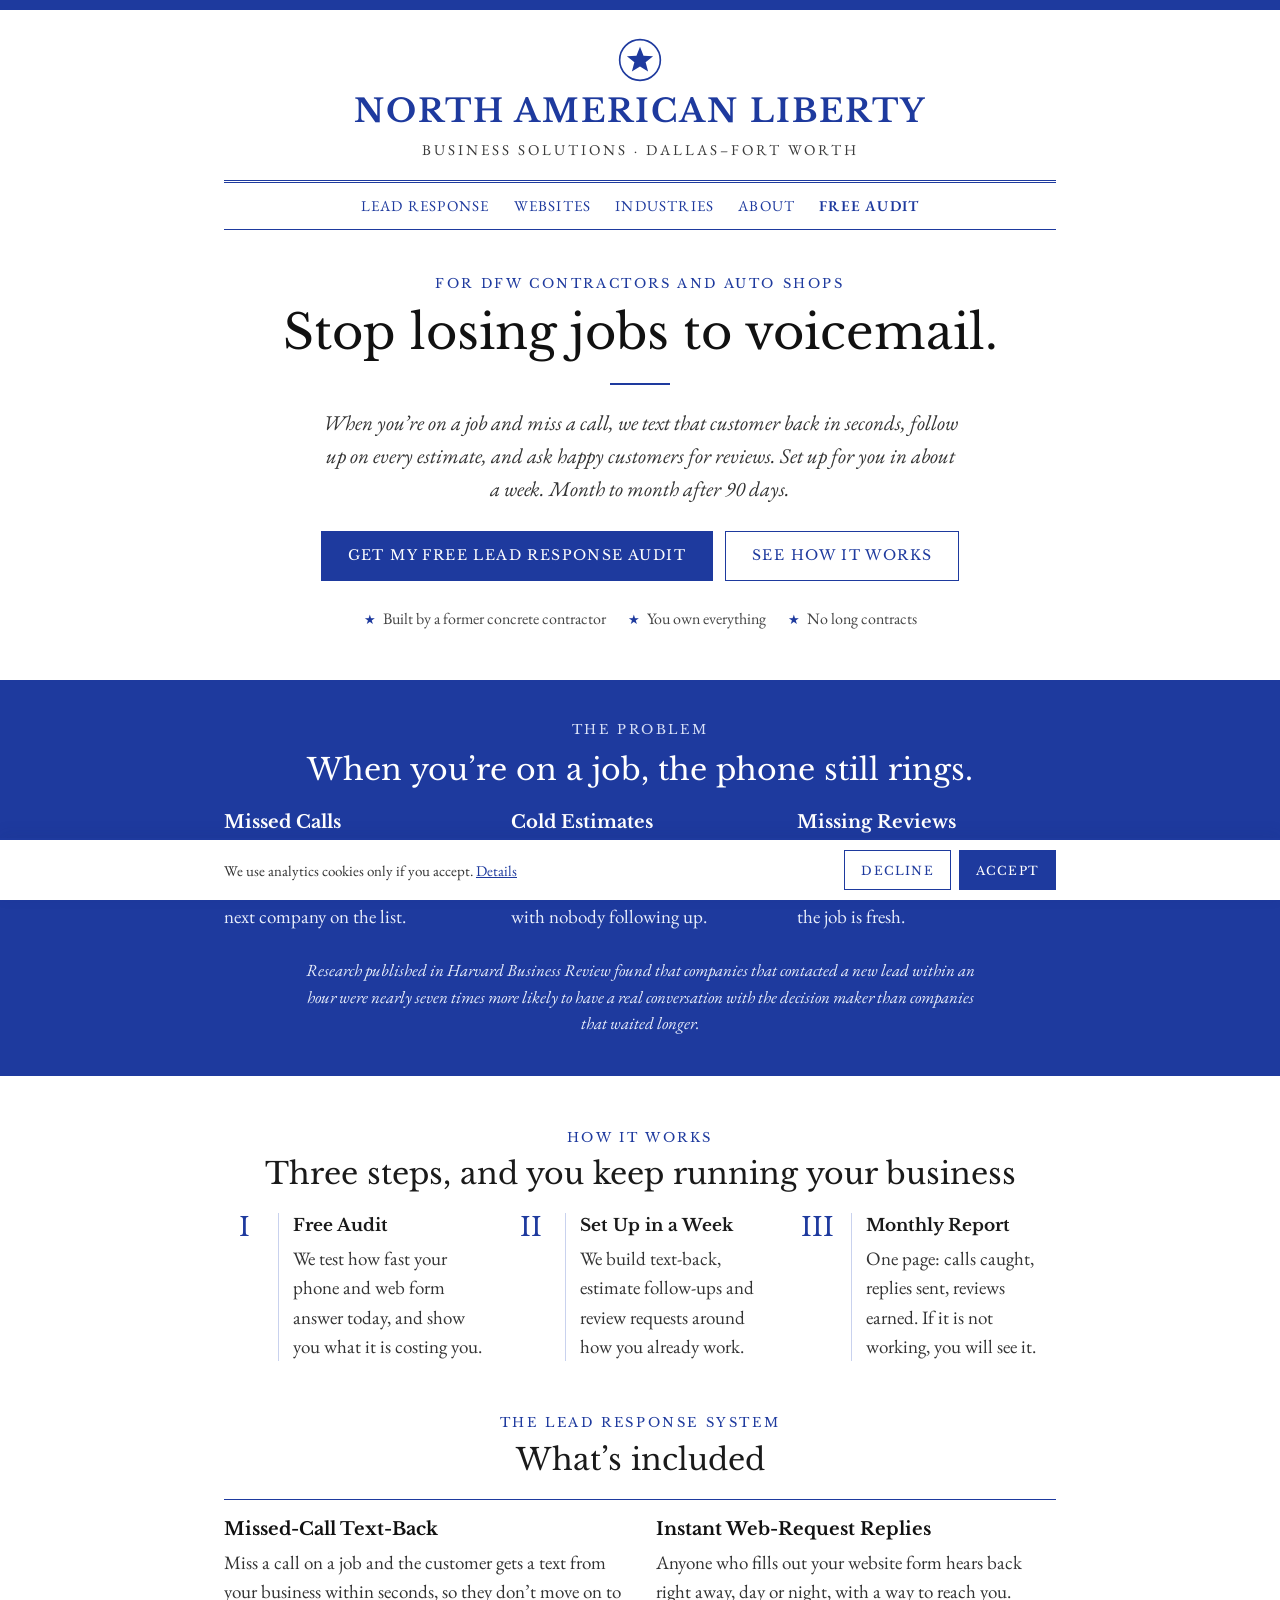
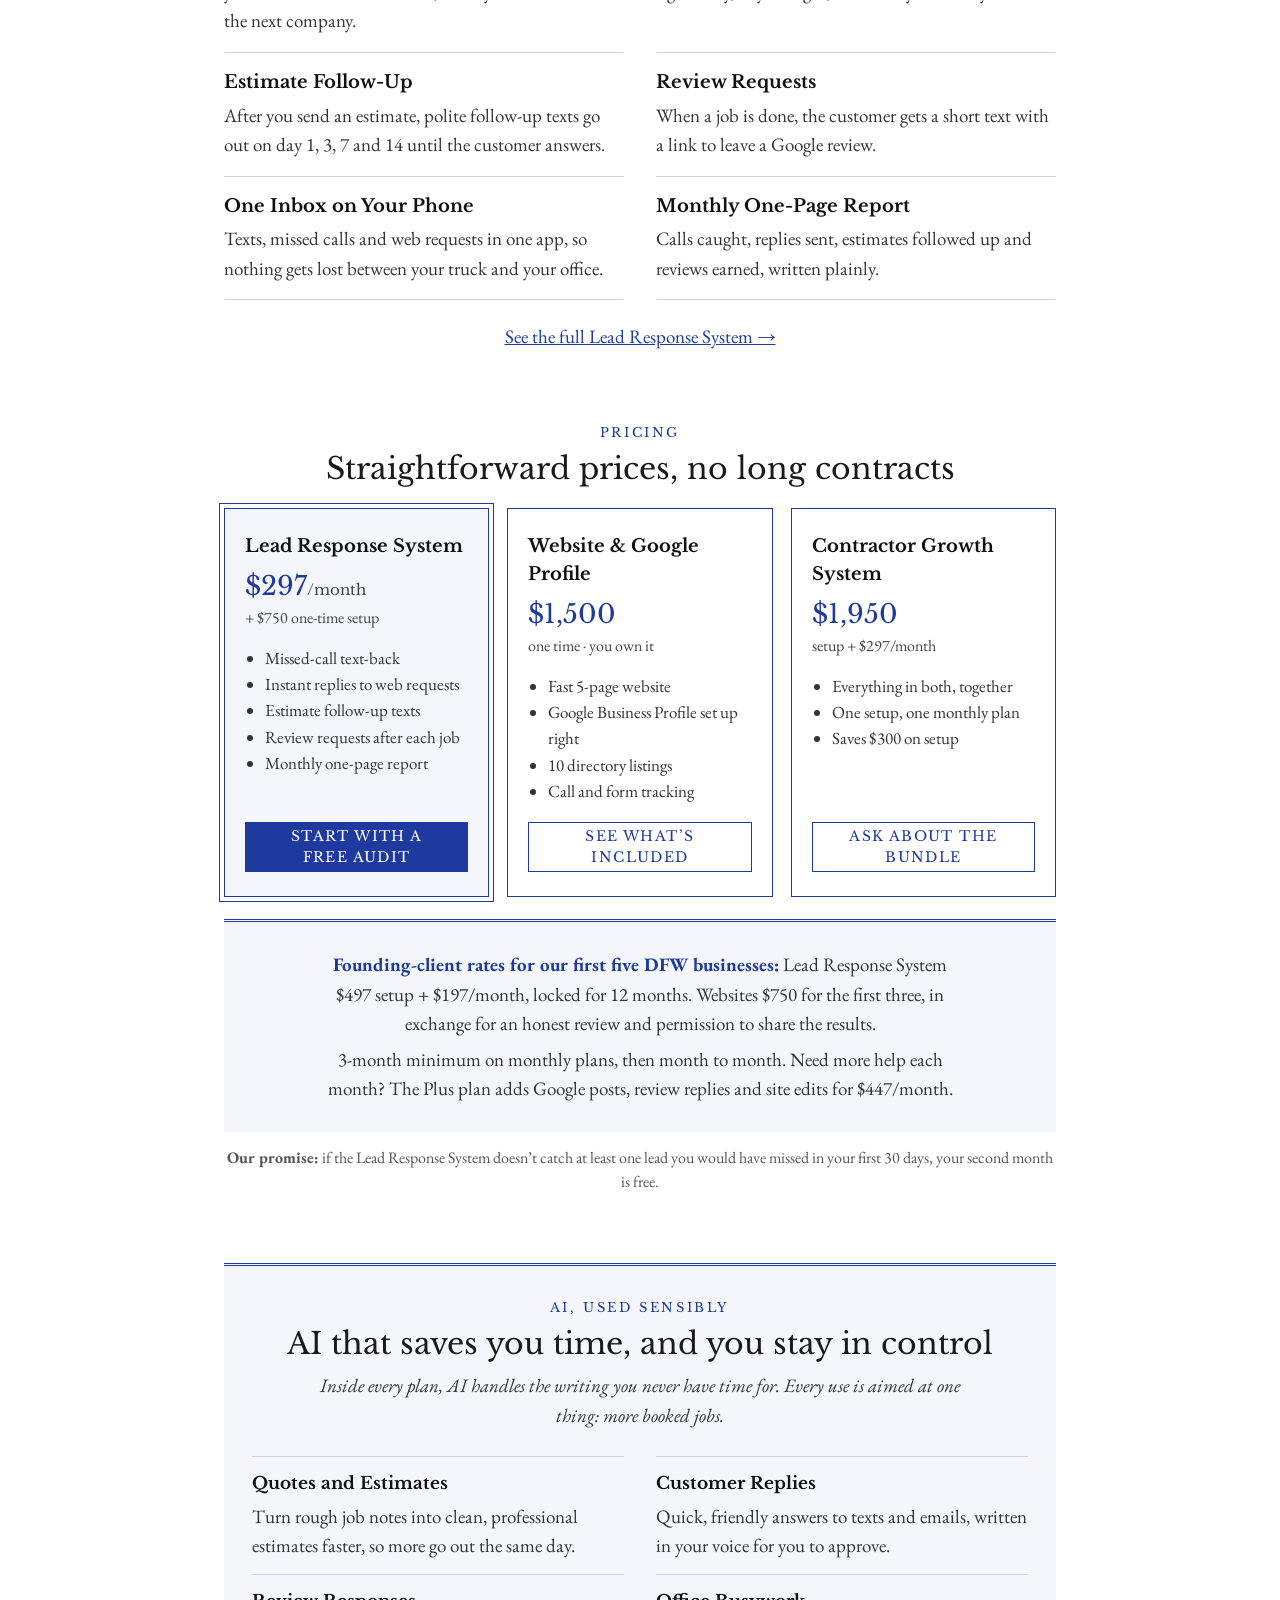
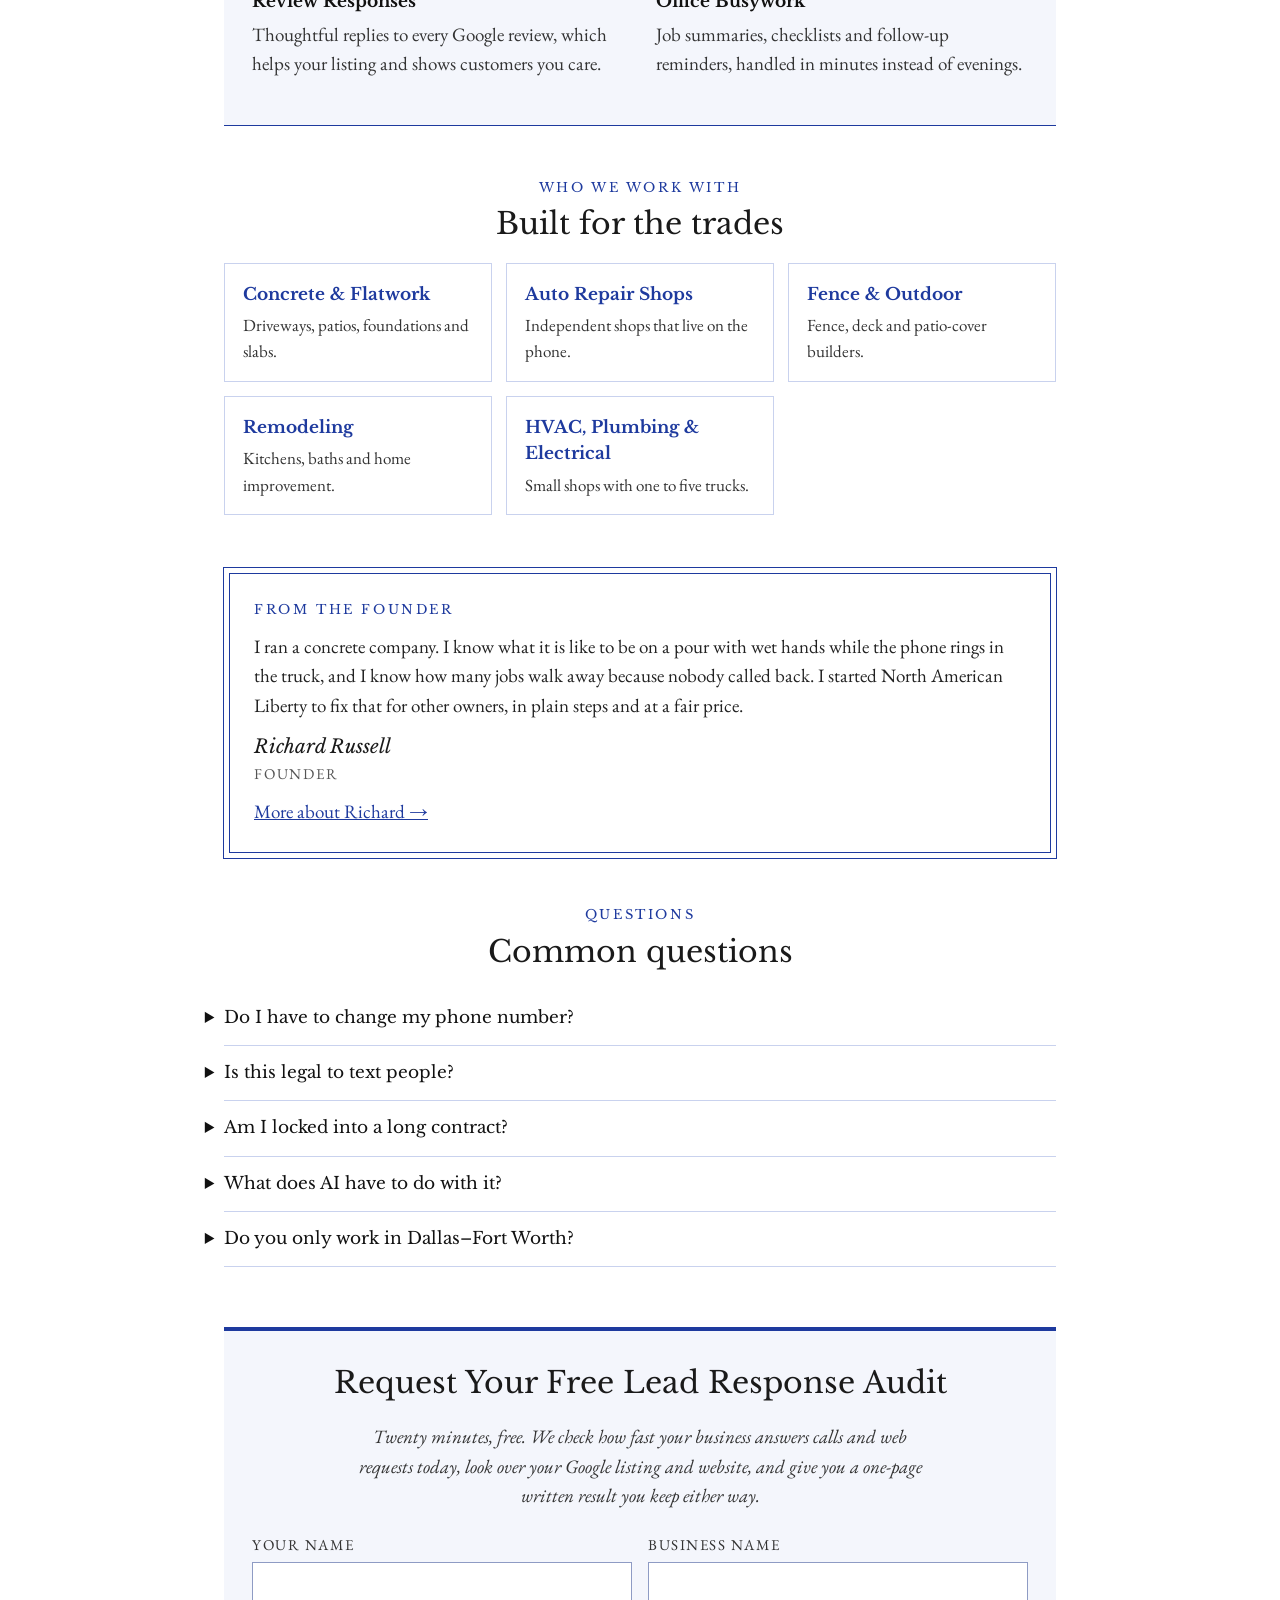
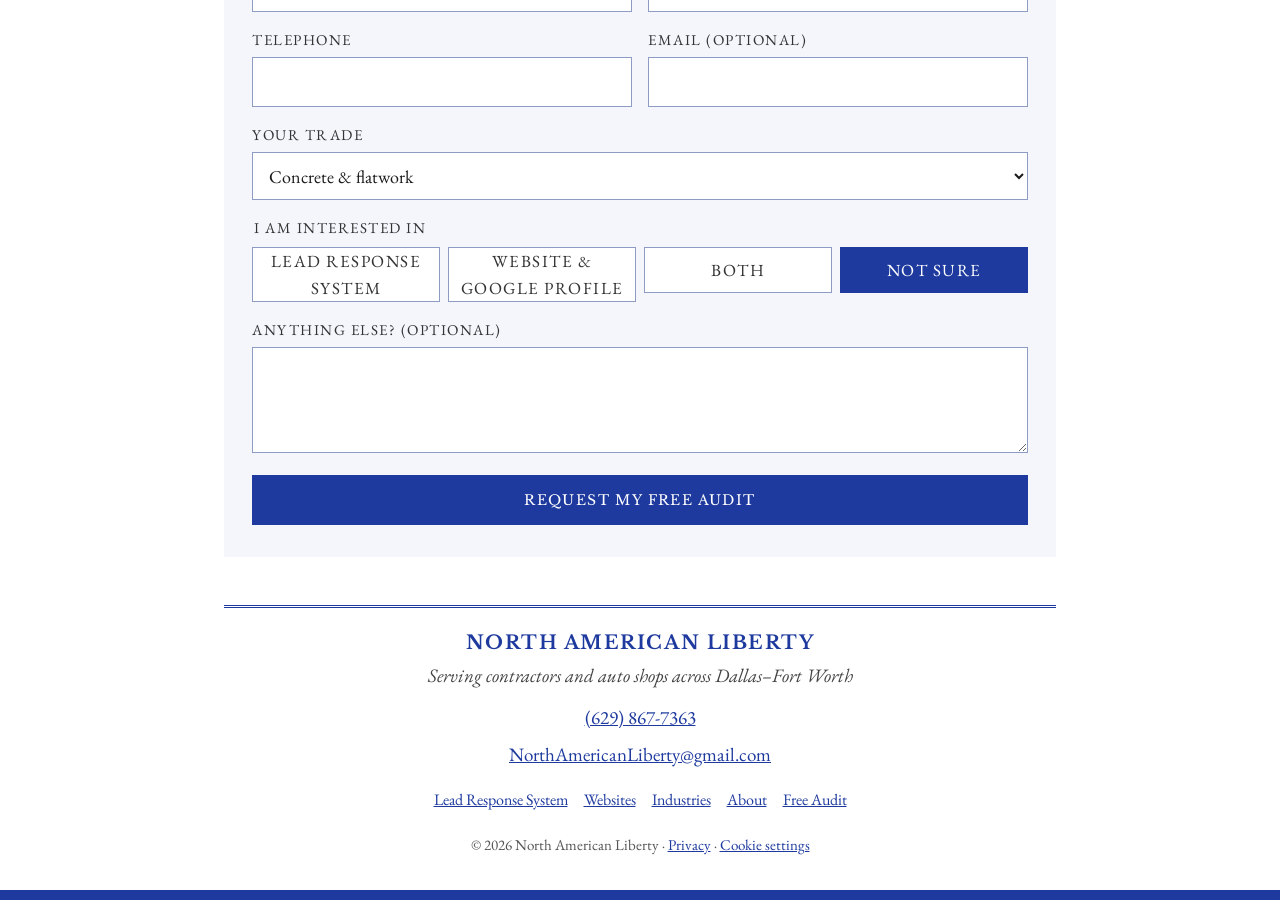
<file: index.html>
<!doctype html>
<html lang="en">
<head>
<meta charset="utf-8">
<meta name="viewport" content="width=device-width, initial-scale=1">
<title>Missed-Call Text-Back &amp; Lead Follow-Up for DFW Contractors | North American Liberty</title>
<meta name="description" content="Stop losing jobs to voicemail. Missed-call text-back, estimate follow-up and review requests for Dallas–Fort Worth contractors and auto shops. Free Lead Response Audit.">
<link rel="canonical" href="https://northamericanliberty.com/">
<meta property="og:type" content="website">
<meta property="og:site_name" content="North American Liberty">
<meta property="og:title" content="Missed-Call Text-Back &amp; Lead Follow-Up for DFW Contractors | North American Liberty">
<meta property="og:description" content="Stop losing jobs to voicemail. Missed-call text-back, estimate follow-up and review requests for Dallas–Fort Worth contractors and auto shops. Free Lead Response Audit.">
<meta property="og:url" content="https://northamericanliberty.com/">
<meta property="og:image" content="https://northamericanliberty.com/assets/og.png">
<meta name="twitter:card" content="summary_large_image">
<meta name="theme-color" content="#1E3A9E">
<link rel="icon" href="/favicon.svg" type="image/svg+xml">
<link rel="apple-touch-icon" href="/assets/apple-touch-icon.png">
<link rel="preconnect" href="https://fonts.googleapis.com">
<link rel="preconnect" href="https://fonts.gstatic.com" crossorigin>
<link href="https://fonts.googleapis.com/css2?family=Libre+Baskerville:ital,wght@0,400;0,700;1,400&family=EB+Garamond:ital,wght@0,400;0,500;0,600;1,400&display=swap" rel="stylesheet">
<link rel="stylesheet" href="/assets/site.css">
<script type="application/ld+json">{"@context": "https://schema.org", "@graph": [{"@type": "ProfessionalService", "@id": "https://northamericanliberty.com/#business", "name": "North American Liberty", "url": "https://northamericanliberty.com/", "logo": "https://northamericanliberty.com/assets/icon-512.png", "image": "https://northamericanliberty.com/assets/og.png", "telephone": "+1-629-867-7363", "email": "NorthAmericanLiberty@gmail.com", "description": "Missed-call text-back, estimate follow-up, review requests, websites and Google Business Profile setup for Dallas–Fort Worth contractors and auto repair shops.", "areaServed": [{"@type": "City", "name": "Dallas"}, {"@type": "City", "name": "Fort Worth"}, {"@type": "Place", "name": "Dallas–Fort Worth metroplex"}], "address": {"@type": "PostalAddress", "addressLocality": "Dallas", "addressRegion": "TX", "addressCountry": "US"}, "founder": {"@type": "Person", "name": "Richard Russell"}, "priceRange": "$$"}, {"@type": "FAQPage", "mainEntity": [{"@type": "Question", "name": "Do I have to change my phone number?", "acceptedAnswer": {"@type": "Answer", "text": "No. Customers keep calling the number they already know. Calls you miss are forwarded to the system, which texts back from a local business number we set up for you, or from your own number if it can be moved over."}}, {"@type": "Question", "name": "Is this legal to text people?", "acceptedAnswer": {"@type": "Answer", "text": "Yes, when it is done right. The system only texts people who contacted your business first, every message lets them reply STOP, and we register your business with the phone carriers as required for business texting."}}, {"@type": "Question", "name": "Am I locked into a long contract?", "acceptedAnswer": {"@type": "Answer", "text": "Monthly plans have a 3-month minimum, then run month to month. You own your website, your Google listing and your customer list."}}, {"@type": "Question", "name": "What does AI have to do with it?", "acceptedAnswer": {"@type": "Answer", "text": "AI helps draft replies, follow-ups and review responses so they sound like you. Nothing goes out that you have not approved, and you never have to learn new software."}}, {"@type": "Question", "name": "Do you only work in Dallas–Fort Worth?", "acceptedAnswer": {"@type": "Answer", "text": "We are based in Dallas and do in-person setup across DFW. We also take clients in other areas by phone and video."}}]}, {"@type": "WebSite", "@id": "https://northamericanliberty.com/#website", "url": "https://northamericanliberty.com/", "name": "North American Liberty"}]}</script>
</head>
<body>
<a class="skip" href="#main">Skip to content</a>
<div class="bar"></div>
<div class="wrap">
<header>
<svg class="seal" aria-hidden="true" width="44" height="44" viewBox="0 0 40 40" fill="none"><circle cx="20" cy="20" r="18.5" stroke="#1E3A9E" stroke-width="1.5"/><path d="M20 8l3.2 8.1 8.7.5-6.8 5.5 2.3 8.4L20 25.8l-7.4 4.7 2.3-8.4-6.8-5.5 8.7-.5z" fill="#1E3A9E"/></svg>
<a class="brand" href="/">North American Liberty</a>
<div class="sub">Business Solutions · Dallas–Fort Worth</div>
<nav aria-label="Main">
<a href="/lead-response-system/">Lead Response</a>
<a href="/websites/">Websites</a>
<a href="/industries/">Industries</a>
<a href="/about/">About</a>
<a href="/free-audit/" class=nav-cta>Free Audit</a>
</nav>

</header>
</div>
<main id="main">
<div class="wrap">
<div class="hero">
<div class="eyebrow">For DFW contractors and auto shops</div>
<h1>Stop losing jobs to voicemail.</h1>
<div class="short-rule"></div>
<p class="lede">When you&rsquo;re on a job and miss a call, we text that customer back in seconds, follow up on every estimate, and ask happy customers for reviews. Set up for you in about a week. Month to month after 90 days.</p>
<div class="actions"><a class="btn" href="/free-audit/">Get My Free Lead Response Audit</a><a class="btn outline" href="#how">See How It Works</a></div>
<div class="proof"><span>Built by a former concrete contractor</span><span>You own everything</span><span>No long contracts</span></div>
</div>
</div>

<div class="band">
<div class="wrap">
<div class="eyebrow">The Problem</div>
<h2>When you&rsquo;re on a job, the phone still rings.</h2>
<div class="band-grid">
<div><h3>Missed Calls</h3><p>Most people who reach voicemail don&rsquo;t leave a message. They call the next company on the list.</p></div>
<div><h3>Cold Estimates</h3><p>You spend an hour measuring and pricing a job, then the estimate sits with nobody following up.</p></div>
<div><h3>Missing Reviews</h3><p>Happy customers would leave a review. Nobody asks them while the job is fresh.</p></div>
</div>
<p class="note">Research published in Harvard Business Review found that companies that contacted a new lead within an hour were nearly seven times more likely to have a real conversation with the decision maker than companies that waited longer.</p>
</div>
</div>

<div class="wrap">
<section id="how">
<div class="eyebrow center">How It Works</div>
<h2 class="center">Three steps, and you keep running your business</h2>
<div class="steps">
<div class="step"><div class="num">I</div><div><h3>Free Audit</h3><p>We test how fast your phone and web form answer today, and show you what it is costing you.</p></div></div>
<div class="step"><div class="num">II</div><div><h3>Set Up in a Week</h3><p>We build text-back, estimate follow-ups and review requests around how you already work.</p></div></div>
<div class="step"><div class="num">III</div><div><h3>Monthly Report</h3><p>One page: calls caught, replies sent, reviews earned. If it is not working, you will see it.</p></div></div>
</div>
</section>

<section>
<div class="eyebrow center">The Lead Response System</div>
<h2 class="center">What&rsquo;s included</h2>
<div class="features">
<div class="feat"><h3>Missed-Call Text-Back</h3><p>Miss a call on a job and the customer gets a text from your business within seconds, so they don&rsquo;t move on to the next company.</p></div>
<div class="feat"><h3>Instant Web-Request Replies</h3><p>Anyone who fills out your website form hears back right away, day or night, with a way to reach you.</p></div>
<div class="feat"><h3>Estimate Follow-Up</h3><p>After you send an estimate, polite follow-up texts go out on day 1, 3, 7 and 14 until the customer answers.</p></div>
<div class="feat"><h3>Review Requests</h3><p>When a job is done, the customer gets a short text with a link to leave a Google review.</p></div>
<div class="feat"><h3>One Inbox on Your Phone</h3><p>Texts, missed calls and web requests in one app, so nothing gets lost between your truck and your office.</p></div>
<div class="feat"><h3>Monthly One-Page Report</h3><p>Calls caught, replies sent, estimates followed up and reviews earned, written plainly.</p></div>
</div>
<p class="center" style="margin-top:22px"><a href="/lead-response-system/">See the full Lead Response System &rarr;</a></p>
</section>

<section id="pricing">
<div class="eyebrow center">Pricing</div>
<h2 class="center">Straightforward prices, no long contracts</h2>
<div class="prices">
<div class="price-card featured">
<h3>Lead Response System</h3>
<div class="amt">$297<small>/month</small></div>
<div class="plus">+ $750 one-time setup</div>
<ul><li>Missed-call text-back</li><li>Instant replies to web requests</li><li>Estimate follow-up texts</li><li>Review requests after each job</li><li>Monthly one-page report</li></ul>
<a class="btn" href="#audit" data-interest="Lead Response System">Start With a Free Audit</a>
</div>
<div class="price-card">
<h3>Website &amp; Google Profile</h3>
<div class="amt">$1,500</div>
<div class="plus">one time · you own it</div>
<ul><li>Fast 5-page website</li><li>Google Business Profile set up right</li><li>10 directory listings</li><li>Call and form tracking</li></ul>
<a class="btn outline" href="/websites/">See What&rsquo;s Included</a>
</div>
<div class="price-card">
<h3>Contractor Growth System</h3>
<div class="amt">$1,950</div>
<div class="plus">setup + $297/month</div>
<ul><li>Everything in both, together</li><li>One setup, one monthly plan</li><li>Saves $300 on setup</li></ul>
<a class="btn outline" href="#audit" data-interest="Both">Ask About the Bundle</a>
</div>
</div>
<div class="founding">
<p><b>Founding-client rates for our first five DFW businesses:</b> Lead Response System $497 setup + $197/month, locked for 12 months. Websites $750 for the first three, in exchange for an honest review and permission to share the results.</p>
<p>3-month minimum on monthly plans, then month to month. Need more help each month? The Plus plan adds Google posts, review replies and site edits for $447/month.</p>
</div>
<p class="fine"><b>Our promise:</b> if the Lead Response System doesn&rsquo;t catch at least one lead you would have missed in your first 30 days, your second month is free.</p>
</section>

<section id="ai">
<div class="ai">
<div class="eyebrow center">AI, Used Sensibly</div>
<h2 class="center" style="margin-bottom:14px">AI that saves you time, and you stay in control</h2>
<p class="intro">Inside every plan, AI handles the writing you never have time for. Every use is aimed at one thing: more booked jobs.</p>
<div class="ai-grid">
<div class="ai-item"><h3>Quotes and Estimates</h3><p>Turn rough job notes into clean, professional estimates faster, so more go out the same day.</p></div>
<div class="ai-item"><h3>Customer Replies</h3><p>Quick, friendly answers to texts and emails, written in your voice for you to approve.</p></div>
<div class="ai-item"><h3>Review Responses</h3><p>Thoughtful replies to every Google review, which helps your listing and shows customers you care.</p></div>
<div class="ai-item"><h3>Office Busywork</h3><p>Job summaries, checklists and follow-up reminders, handled in minutes instead of evenings.</p></div>
</div>
</div>
</section>

<section>
<div class="eyebrow center">Who We Work With</div>
<h2 class="center">Built for the trades</h2>
<div class="cards">
<a class="card" href="/industries/concrete-contractors/"><h3>Concrete &amp; Flatwork</h3><p>Driveways, patios, foundations and slabs.</p></a>
<a class="card" href="/industries/auto-repair-shops/"><h3>Auto Repair Shops</h3><p>Independent shops that live on the phone.</p></a>
<a class="card" href="/industries/fence-contractors/"><h3>Fence &amp; Outdoor</h3><p>Fence, deck and patio-cover builders.</p></a>
<a class="card" href="/industries/remodeling-contractors/"><h3>Remodeling</h3><p>Kitchens, baths and home improvement.</p></a>
<a class="card" href="/industries/hvac-plumbing-electrical/"><h3>HVAC, Plumbing &amp; Electrical</h3><p>Small shops with one to five trucks.</p></a>
</div>
</section>

<section>
<div class="founder">
<div class="eyebrow">From the Founder</div>
<p>I ran a concrete company. I know what it is like to be on a pour with wet hands while the phone rings in the truck, and I know how many jobs walk away because nobody called back. I started North American Liberty to fix that for other owners, in plain steps and at a fair price.</p>
<div class="sig">Richard Russell</div>
<div class="title">Founder</div>
<p style="margin-bottom:0"><a href="/about/">More about Richard &rarr;</a></p>
</div>
</section>

<section>
<div class="eyebrow center">Questions</div>
<h2 class="center">Common questions</h2>
<div class="faq"><details><summary>Do I have to change my phone number?</summary><p>No. Customers keep calling the number they already know. Calls you miss are forwarded to the system, which texts back from a local business number we set up for you, or from your own number if it can be moved over.</p></details><details><summary>Is this legal to text people?</summary><p>Yes, when it is done right. The system only texts people who contacted your business first, every message lets them reply STOP, and we register your business with the phone carriers as required for business texting.</p></details><details><summary>Am I locked into a long contract?</summary><p>Monthly plans have a 3-month minimum, then run month to month. You own your website, your Google listing and your customer list.</p></details><details><summary>What does AI have to do with it?</summary><p>AI helps draft replies, follow-ups and review responses so they sound like you. Nothing goes out that you have not approved, and you never have to learn new software.</p></details><details><summary>Do you only work in Dallas–Fort Worth?</summary><p>We are based in Dallas and do in-person setup across DFW. We also take clients in other areas by phone and video.</p></details></div>
</section>

<section id="audit">
<div class="contact">
<h2 class="center" style="margin-top:0">Request Your Free Lead Response Audit</h2>
<p class="lead">Twenty minutes, free. We check how fast your business answers calls and web requests today, look over your Google listing and website, and give you a one-page written result you keep either way.</p>
<form class="audit-form" action="https://formspree.io/f/xyekorry" method="POST">
<input type="hidden" name="_subject" value="New audit request from northamericanliberty.com">
<input type="hidden" name="page" value="">
<p class="hp"><label>Leave this empty <input name="_gotcha" tabindex="-1" autocomplete="off"></label></p>
<div class="fields">
<div class="field"><label for="f-name">Your Name</label><input id="f-name" name="name" type="text" autocomplete="name" required></div>
<div class="field"><label for="f-biz">Business Name</label><input id="f-biz" name="business" type="text" autocomplete="organization"></div>
<div class="field"><label for="f-phone">Telephone</label><input id="f-phone" name="phone" type="tel" autocomplete="tel" required></div>
<div class="field"><label for="f-email">Email (optional)</label><input id="f-email" name="email" type="email" autocomplete="email"></div>
<div class="field full"><label for="f-trade">Your Trade</label><select id="f-trade" name="trade"><option>Concrete &amp; flatwork</option><option>Fence &amp; outdoor</option><option>Remodeling</option><option>Auto repair</option><option>HVAC, plumbing or electrical</option><option>Other</option></select></div>
<fieldset>
<legend class="legend">I Am Interested In</legend>
<div class="choices"><label class="choice"><input type="radio" name="interest" value="Lead Response System"><span>Lead Response System</span></label><label class="choice"><input type="radio" name="interest" value="Website & Google Profile"><span>Website & Google Profile</span></label><label class="choice"><input type="radio" name="interest" value="Both"><span>Both</span></label><label class="choice"><input type="radio" name="interest" value="Not sure" checked><span>Not sure</span></label></div>
</fieldset>
<div class="field full"><label for="f-notes">Anything Else? (Optional)</label><textarea id="f-notes" name="notes" rows="3"></textarea></div>
<button class="btn submit" type="submit">Request My Free Audit</button>
</div>
</form>
<div class="form-thanks" hidden style="text-align:center">
<h3>Thank You</h3>
<p style="margin:0;color:var(--body)">Your request is in. We will call or text you within one business day to set a time.</p>
</div>
<p class="form-error" hidden>Something went wrong sending your request. Please call or text (629) 867-7363 or email NorthAmericanLiberty@gmail.com.</p>
</div>
</section>
<script>document.querySelectorAll('input[name=page]').forEach(function(i){i.value=location.pathname})</script>
</div>
</main>
<div class="wrap">
<footer>
<div class="rule"></div>
<div class="name">North American Liberty</div>
<div class="area">Serving contractors and auto shops across Dallas–Fort Worth</div>
<div><a href="tel:6298677363" data-loc="footer">(629) 867-7363</a></div>
<div><a href="mailto:NorthAmericanLiberty@gmail.com">NorthAmericanLiberty@gmail.com</a></div>
<div class="links"><a href="/lead-response-system/">Lead Response System</a><a href="/websites/">Websites</a><a href="/industries/">Industries</a><a href="/about/">About</a><a href="/free-audit/">Free Audit</a></div>
<div class="small">© 2026 North American Liberty · <a href="/privacy.html">Privacy</a><span id="cookie-link-wrap" hidden> · <button type="button" class="linkbtn" id="cookie-settings">Cookie settings</button></span></div>
</footer>
</div>
<div class="bar"></div>
<div class="mobilebar" aria-label="Quick contact">
<a href="tel:6298677363" data-loc="mobilebar">Call</a>
<a href="sms:6298677363" data-loc="mobilebar">Text</a>
<a href="/free-audit/">Free Audit</a>
</div>
<div class="consent" id="consent" role="region" aria-label="Cookie choice" hidden>
<div class="wrap">
<p>We use analytics cookies only if you accept. <a href="/privacy.html">Details</a></p>
<div class="btns">
<button type="button" class="btn outline" id="consent-deny">Decline</button>
<button type="button" class="btn" id="consent-accept">Accept</button>
</div>
</div>
</div>
<script src="/assets/site.js" defer></script>
</body>
</html>
</file>
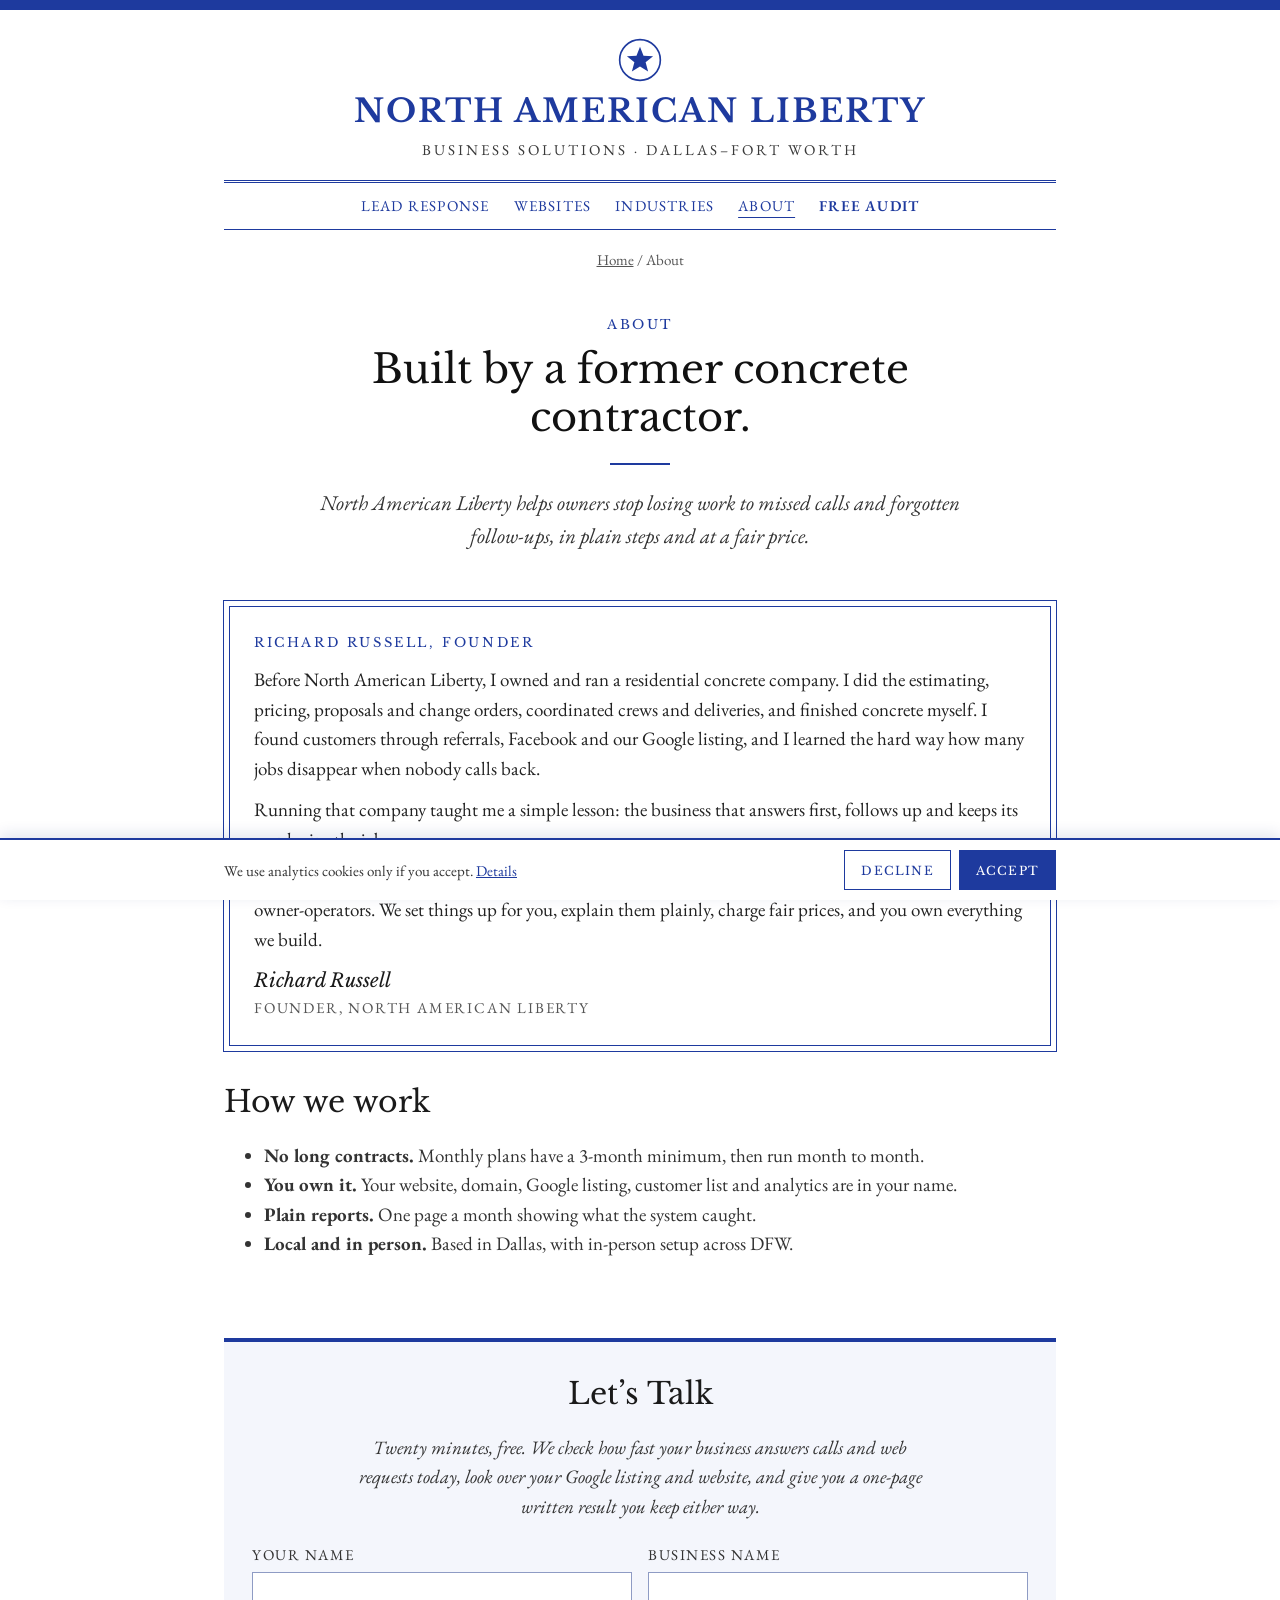
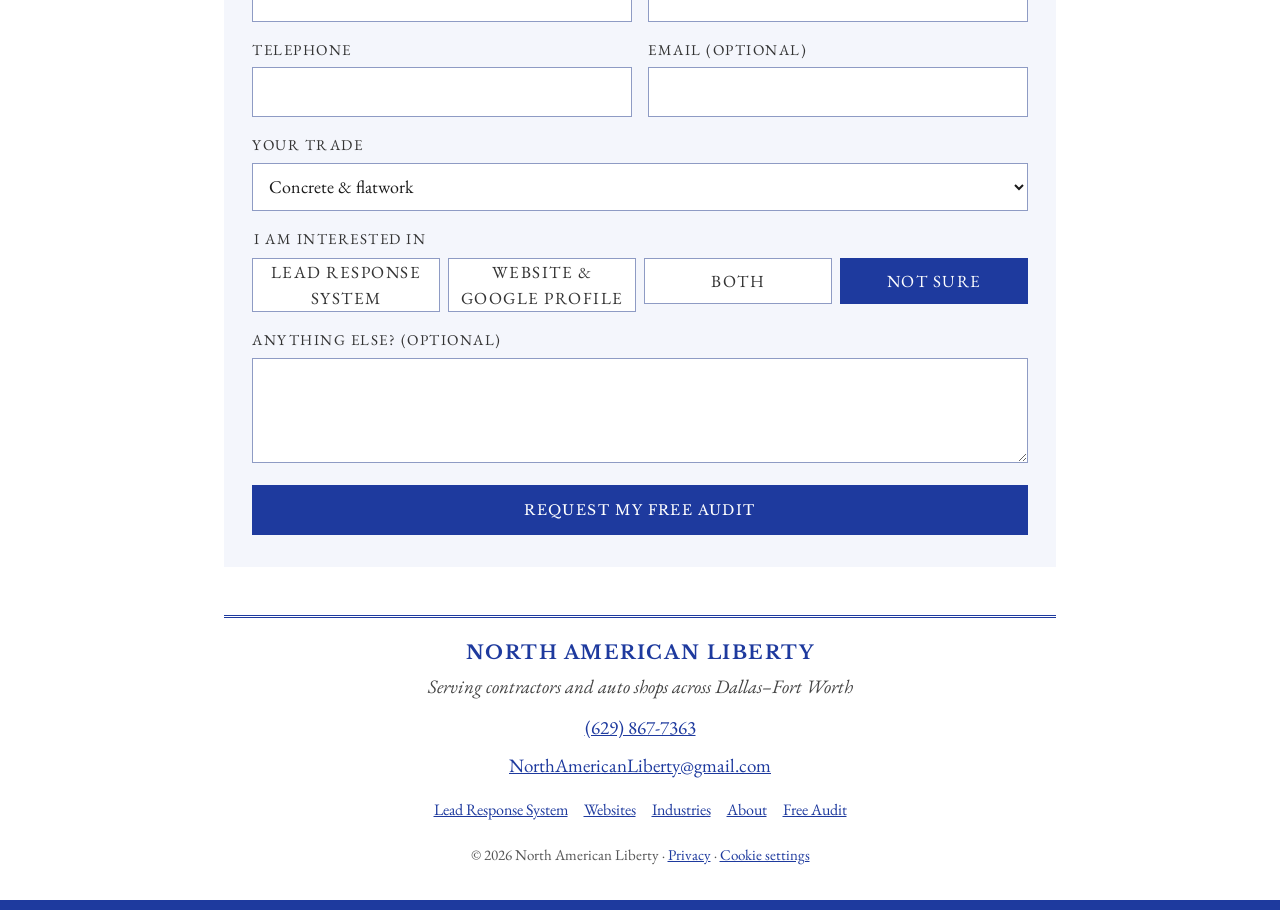
<file: about/index.html>
<!doctype html>
<html lang="en">
<head>
<meta charset="utf-8">
<meta name="viewport" content="width=device-width, initial-scale=1">
<title>About Richard Russell, Founder | North American Liberty</title>
<meta name="description" content="North American Liberty was started by a former concrete contractor to help DFW owner-operators stop losing jobs to missed calls and forgotten follow-ups.">
<link rel="canonical" href="https://northamericanliberty.com/about/">
<meta property="og:type" content="website">
<meta property="og:site_name" content="North American Liberty">
<meta property="og:title" content="About Richard Russell, Founder | North American Liberty">
<meta property="og:description" content="North American Liberty was started by a former concrete contractor to help DFW owner-operators stop losing jobs to missed calls and forgotten follow-ups.">
<meta property="og:url" content="https://northamericanliberty.com/about/">
<meta property="og:image" content="https://northamericanliberty.com/assets/og.png">
<meta name="twitter:card" content="summary_large_image">
<meta name="theme-color" content="#1E3A9E">
<link rel="icon" href="/favicon.svg" type="image/svg+xml">
<link rel="apple-touch-icon" href="/assets/apple-touch-icon.png">
<link rel="preconnect" href="https://fonts.googleapis.com">
<link rel="preconnect" href="https://fonts.gstatic.com" crossorigin>
<link href="https://fonts.googleapis.com/css2?family=Libre+Baskerville:ital,wght@0,400;0,700;1,400&family=EB+Garamond:ital,wght@0,400;0,500;0,600;1,400&display=swap" rel="stylesheet">
<link rel="stylesheet" href="/assets/site.css">
<script type="application/ld+json">{"@context": "https://schema.org", "@graph": [{"@type": "ProfessionalService", "@id": "https://northamericanliberty.com/#business", "name": "North American Liberty", "url": "https://northamericanliberty.com/", "logo": "https://northamericanliberty.com/assets/icon-512.png", "image": "https://northamericanliberty.com/assets/og.png", "telephone": "+1-629-867-7363", "email": "NorthAmericanLiberty@gmail.com", "description": "Missed-call text-back, estimate follow-up, review requests, websites and Google Business Profile setup for Dallas–Fort Worth contractors and auto repair shops.", "areaServed": [{"@type": "City", "name": "Dallas"}, {"@type": "City", "name": "Fort Worth"}, {"@type": "Place", "name": "Dallas–Fort Worth metroplex"}], "address": {"@type": "PostalAddress", "addressLocality": "Dallas", "addressRegion": "TX", "addressCountry": "US"}, "founder": {"@type": "Person", "name": "Richard Russell"}, "priceRange": "$$"}, {"@type": "Person", "name": "Richard Russell", "jobTitle": "Founder", "worksFor": {"@id": "https://northamericanliberty.com/#business"}}, {"@type": "BreadcrumbList", "itemListElement": [{"@type": "ListItem", "position": 1, "name": "Home", "item": "https://northamericanliberty.com/"}, {"@type": "ListItem", "position": 2, "name": "About", "item": "https://northamericanliberty.com/about/"}]}]}</script>
</head>
<body>
<a class="skip" href="#main">Skip to content</a>
<div class="bar"></div>
<div class="wrap">
<header>
<svg class="seal" aria-hidden="true" width="44" height="44" viewBox="0 0 40 40" fill="none"><circle cx="20" cy="20" r="18.5" stroke="#1E3A9E" stroke-width="1.5"/><path d="M20 8l3.2 8.1 8.7.5-6.8 5.5 2.3 8.4L20 25.8l-7.4 4.7 2.3-8.4-6.8-5.5 8.7-.5z" fill="#1E3A9E"/></svg>
<a class="brand" href="/">North American Liberty</a>
<div class="sub">Business Solutions · Dallas–Fort Worth</div>
<nav aria-label="Main">
<a href="/lead-response-system/">Lead Response</a>
<a href="/websites/">Websites</a>
<a href="/industries/">Industries</a>
<a href="/about/" aria-current=page>About</a>
<a href="/free-audit/" class=nav-cta>Free Audit</a>
</nav>
<div class="crumbs"><a href="/">Home</a> / About</div>
</header>
</div>
<main id="main">
<div class="wrap">
<div class="hero page">
<div class="eyebrow">About</div>
<h1>Built by a former concrete contractor.</h1>
<div class="short-rule"></div>
<p class="lede">North American Liberty helps owners stop losing work to missed calls and forgotten follow-ups, in plain steps and at a fair price.</p>
</div>
<section style="padding-top:0" class="prose">
<div class="founder">
<div class="eyebrow">Richard Russell, Founder</div>
<p>Before North American Liberty, I owned and ran a residential concrete company. I did the estimating, pricing, proposals and change orders, coordinated crews and deliveries, and finished concrete myself. I found customers through referrals, Facebook and our Google listing, and I learned the hard way how many jobs disappear when nobody calls back.</p>
<p>Running that company taught me a simple lesson: the business that answers first, follows up and keeps its word wins the job.</p>
<p>Most marketing companies are built for big shops with big budgets. North American Liberty is built for owner-operators. We set things up for you, explain them plainly, charge fair prices, and you own everything we build.</p>
<div class="sig">Richard Russell</div>
<div class="title">Founder, North American Liberty</div>
</div>
<h2>How we work</h2>
<ul>
<li><b>No long contracts.</b> Monthly plans have a 3-month minimum, then run month to month.</li>
<li><b>You own it.</b> Your website, domain, Google listing, customer list and analytics are in your name.</li>
<li><b>Plain reports.</b> One page a month showing what the system caught.</li>
<li><b>Local and in person.</b> Based in Dallas, with in-person setup across DFW.</li>
</ul>
</section>
<section id="audit">
<div class="contact">
<h2 class="center" style="margin-top:0">Let&rsquo;s Talk</h2>
<p class="lead">Twenty minutes, free. We check how fast your business answers calls and web requests today, look over your Google listing and website, and give you a one-page written result you keep either way.</p>
<form class="audit-form" action="https://formspree.io/f/xyekorry" method="POST">
<input type="hidden" name="_subject" value="New audit request from northamericanliberty.com">
<input type="hidden" name="page" value="">
<p class="hp"><label>Leave this empty <input name="_gotcha" tabindex="-1" autocomplete="off"></label></p>
<div class="fields">
<div class="field"><label for="f-name">Your Name</label><input id="f-name" name="name" type="text" autocomplete="name" required></div>
<div class="field"><label for="f-biz">Business Name</label><input id="f-biz" name="business" type="text" autocomplete="organization"></div>
<div class="field"><label for="f-phone">Telephone</label><input id="f-phone" name="phone" type="tel" autocomplete="tel" required></div>
<div class="field"><label for="f-email">Email (optional)</label><input id="f-email" name="email" type="email" autocomplete="email"></div>
<div class="field full"><label for="f-trade">Your Trade</label><select id="f-trade" name="trade"><option>Concrete &amp; flatwork</option><option>Fence &amp; outdoor</option><option>Remodeling</option><option>Auto repair</option><option>HVAC, plumbing or electrical</option><option>Other</option></select></div>
<fieldset>
<legend class="legend">I Am Interested In</legend>
<div class="choices"><label class="choice"><input type="radio" name="interest" value="Lead Response System"><span>Lead Response System</span></label><label class="choice"><input type="radio" name="interest" value="Website & Google Profile"><span>Website & Google Profile</span></label><label class="choice"><input type="radio" name="interest" value="Both"><span>Both</span></label><label class="choice"><input type="radio" name="interest" value="Not sure" checked><span>Not sure</span></label></div>
</fieldset>
<div class="field full"><label for="f-notes">Anything Else? (Optional)</label><textarea id="f-notes" name="notes" rows="3"></textarea></div>
<button class="btn submit" type="submit">Request My Free Audit</button>
</div>
</form>
<div class="form-thanks" hidden style="text-align:center">
<h3>Thank You</h3>
<p style="margin:0;color:var(--body)">Your request is in. We will call or text you within one business day to set a time.</p>
</div>
<p class="form-error" hidden>Something went wrong sending your request. Please call or text (629) 867-7363 or email NorthAmericanLiberty@gmail.com.</p>
</div>
</section>
<script>document.querySelectorAll('input[name=page]').forEach(function(i){i.value=location.pathname})</script>
</div>
</main>
<div class="wrap">
<footer>
<div class="rule"></div>
<div class="name">North American Liberty</div>
<div class="area">Serving contractors and auto shops across Dallas–Fort Worth</div>
<div><a href="tel:6298677363" data-loc="footer">(629) 867-7363</a></div>
<div><a href="mailto:NorthAmericanLiberty@gmail.com">NorthAmericanLiberty@gmail.com</a></div>
<div class="links"><a href="/lead-response-system/">Lead Response System</a><a href="/websites/">Websites</a><a href="/industries/">Industries</a><a href="/about/">About</a><a href="/free-audit/">Free Audit</a></div>
<div class="small">© 2026 North American Liberty · <a href="/privacy.html">Privacy</a><span id="cookie-link-wrap" hidden> · <button type="button" class="linkbtn" id="cookie-settings">Cookie settings</button></span></div>
</footer>
</div>
<div class="bar"></div>
<div class="mobilebar" aria-label="Quick contact">
<a href="tel:6298677363" data-loc="mobilebar">Call</a>
<a href="sms:6298677363" data-loc="mobilebar">Text</a>
<a href="/free-audit/">Free Audit</a>
</div>
<div class="consent" id="consent" role="region" aria-label="Cookie choice" hidden>
<div class="wrap">
<p>We use analytics cookies only if you accept. <a href="/privacy.html">Details</a></p>
<div class="btns">
<button type="button" class="btn outline" id="consent-deny">Decline</button>
<button type="button" class="btn" id="consent-accept">Accept</button>
</div>
</div>
</div>
<script src="/assets/site.js" defer></script>
</body>
</html>
</file>
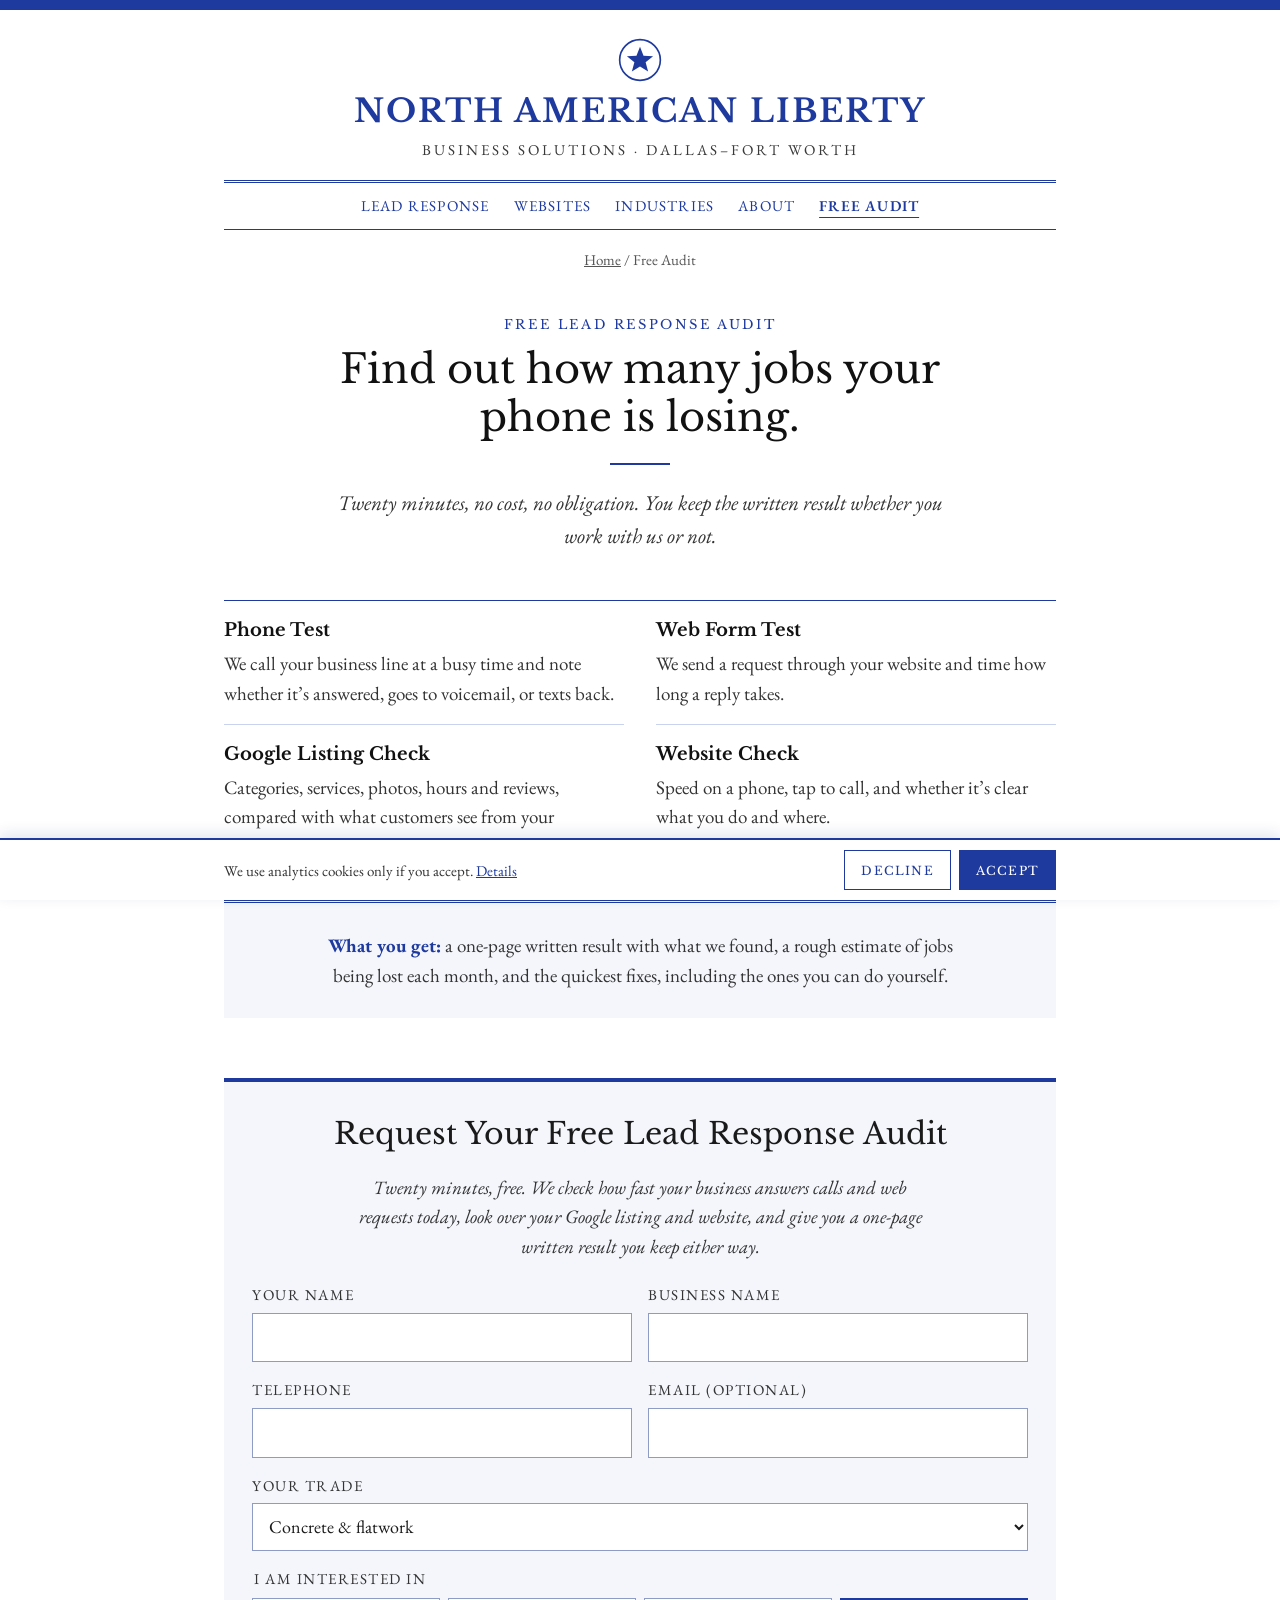
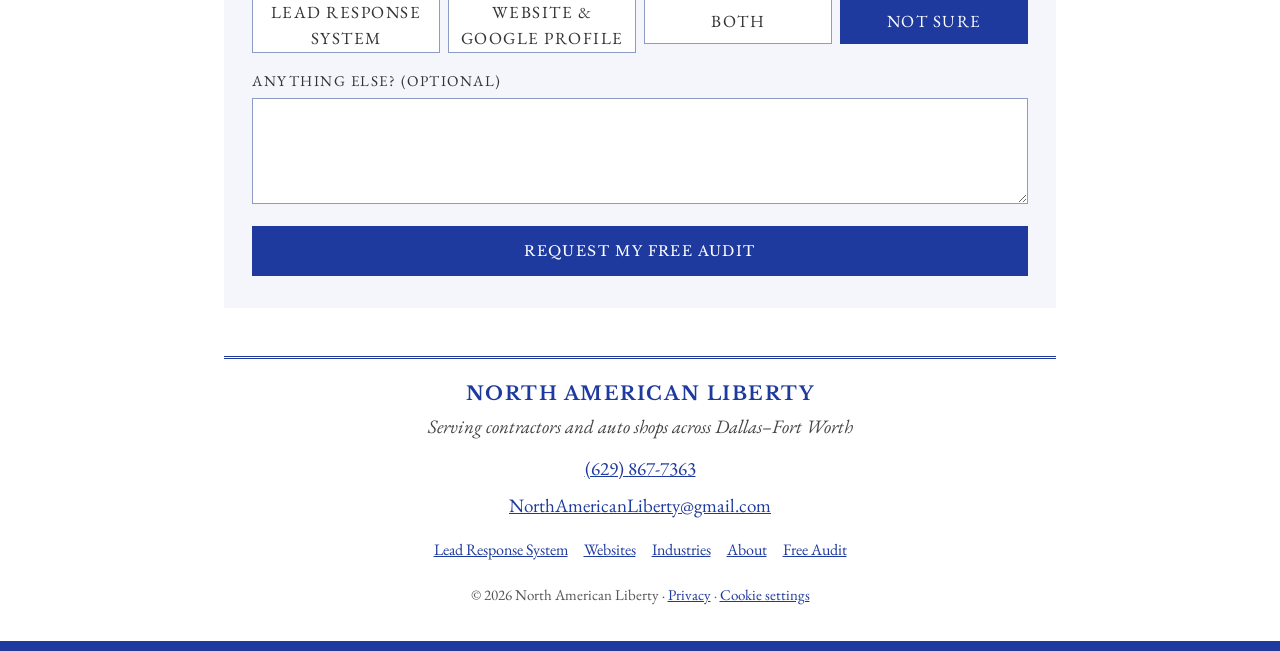
<file: free-audit/index.html>
<!doctype html>
<html lang="en">
<head>
<meta charset="utf-8">
<meta name="viewport" content="width=device-width, initial-scale=1">
<title>Free Lead Response Audit for DFW Contractors | North American Liberty</title>
<meta name="description" content="Free 20-minute audit: we test how fast your business answers calls and web requests, check your Google listing and website, and give you a one-page written result.">
<link rel="canonical" href="https://northamericanliberty.com/free-audit/">
<meta property="og:type" content="website">
<meta property="og:site_name" content="North American Liberty">
<meta property="og:title" content="Free Lead Response Audit for DFW Contractors | North American Liberty">
<meta property="og:description" content="Free 20-minute audit: we test how fast your business answers calls and web requests, check your Google listing and website, and give you a one-page written result.">
<meta property="og:url" content="https://northamericanliberty.com/free-audit/">
<meta property="og:image" content="https://northamericanliberty.com/assets/og.png">
<meta name="twitter:card" content="summary_large_image">
<meta name="theme-color" content="#1E3A9E">
<link rel="icon" href="/favicon.svg" type="image/svg+xml">
<link rel="apple-touch-icon" href="/assets/apple-touch-icon.png">
<link rel="preconnect" href="https://fonts.googleapis.com">
<link rel="preconnect" href="https://fonts.gstatic.com" crossorigin>
<link href="https://fonts.googleapis.com/css2?family=Libre+Baskerville:ital,wght@0,400;0,700;1,400&family=EB+Garamond:ital,wght@0,400;0,500;0,600;1,400&display=swap" rel="stylesheet">
<link rel="stylesheet" href="/assets/site.css">
<script type="application/ld+json">{"@context": "https://schema.org", "@graph": [{"@type": "ProfessionalService", "@id": "https://northamericanliberty.com/#business", "name": "North American Liberty", "url": "https://northamericanliberty.com/", "logo": "https://northamericanliberty.com/assets/icon-512.png", "image": "https://northamericanliberty.com/assets/og.png", "telephone": "+1-629-867-7363", "email": "NorthAmericanLiberty@gmail.com", "description": "Missed-call text-back, estimate follow-up, review requests, websites and Google Business Profile setup for Dallas–Fort Worth contractors and auto repair shops.", "areaServed": [{"@type": "City", "name": "Dallas"}, {"@type": "City", "name": "Fort Worth"}, {"@type": "Place", "name": "Dallas–Fort Worth metroplex"}], "address": {"@type": "PostalAddress", "addressLocality": "Dallas", "addressRegion": "TX", "addressCountry": "US"}, "founder": {"@type": "Person", "name": "Richard Russell"}, "priceRange": "$$"}, {"@type": "BreadcrumbList", "itemListElement": [{"@type": "ListItem", "position": 1, "name": "Home", "item": "https://northamericanliberty.com/"}, {"@type": "ListItem", "position": 2, "name": "Free Audit", "item": "https://northamericanliberty.com/free-audit/"}]}]}</script>
</head>
<body>
<a class="skip" href="#main">Skip to content</a>
<div class="bar"></div>
<div class="wrap">
<header>
<svg class="seal" aria-hidden="true" width="44" height="44" viewBox="0 0 40 40" fill="none"><circle cx="20" cy="20" r="18.5" stroke="#1E3A9E" stroke-width="1.5"/><path d="M20 8l3.2 8.1 8.7.5-6.8 5.5 2.3 8.4L20 25.8l-7.4 4.7 2.3-8.4-6.8-5.5 8.7-.5z" fill="#1E3A9E"/></svg>
<a class="brand" href="/">North American Liberty</a>
<div class="sub">Business Solutions · Dallas–Fort Worth</div>
<nav aria-label="Main">
<a href="/lead-response-system/">Lead Response</a>
<a href="/websites/">Websites</a>
<a href="/industries/">Industries</a>
<a href="/about/">About</a>
<a href="/free-audit/" aria-current=page class=nav-cta>Free Audit</a>
</nav>
<div class="crumbs"><a href="/">Home</a> / Free Audit</div>
</header>
</div>
<main id="main">
<div class="wrap">
<div class="hero page">
<div class="eyebrow">Free Lead Response Audit</div>
<h1>Find out how many jobs your phone is losing.</h1>
<div class="short-rule"></div>
<p class="lede">Twenty minutes, no cost, no obligation. You keep the written result whether you work with us or not.</p>
</div>
<section style="padding-top:0">
<div class="features">
<div class="feat"><h3>Phone Test</h3><p>We call your business line at a busy time and note whether it&rsquo;s answered, goes to voicemail, or texts back.</p></div>
<div class="feat"><h3>Web Form Test</h3><p>We send a request through your website and time how long a reply takes.</p></div>
<div class="feat"><h3>Google Listing Check</h3><p>Categories, services, photos, hours and reviews, compared with what customers see from your competitors.</p></div>
<div class="feat"><h3>Website Check</h3><p>Speed on a phone, tap to call, and whether it&rsquo;s clear what you do and where.</p></div>
</div>
<div class="founding"><p><b>What you get:</b> a one-page written result with what we found, a rough estimate of jobs being lost each month, and the quickest fixes, including the ones you can do yourself.</p></div>
</section>
<section id="audit">
<div class="contact">
<h2 class="center" style="margin-top:0">Request Your Free Lead Response Audit</h2>
<p class="lead">Twenty minutes, free. We check how fast your business answers calls and web requests today, look over your Google listing and website, and give you a one-page written result you keep either way.</p>
<form class="audit-form" action="https://formspree.io/f/xyekorry" method="POST">
<input type="hidden" name="_subject" value="New audit request from northamericanliberty.com">
<input type="hidden" name="page" value="">
<p class="hp"><label>Leave this empty <input name="_gotcha" tabindex="-1" autocomplete="off"></label></p>
<div class="fields">
<div class="field"><label for="f-name">Your Name</label><input id="f-name" name="name" type="text" autocomplete="name" required></div>
<div class="field"><label for="f-biz">Business Name</label><input id="f-biz" name="business" type="text" autocomplete="organization"></div>
<div class="field"><label for="f-phone">Telephone</label><input id="f-phone" name="phone" type="tel" autocomplete="tel" required></div>
<div class="field"><label for="f-email">Email (optional)</label><input id="f-email" name="email" type="email" autocomplete="email"></div>
<div class="field full"><label for="f-trade">Your Trade</label><select id="f-trade" name="trade"><option>Concrete &amp; flatwork</option><option>Fence &amp; outdoor</option><option>Remodeling</option><option>Auto repair</option><option>HVAC, plumbing or electrical</option><option>Other</option></select></div>
<fieldset>
<legend class="legend">I Am Interested In</legend>
<div class="choices"><label class="choice"><input type="radio" name="interest" value="Lead Response System"><span>Lead Response System</span></label><label class="choice"><input type="radio" name="interest" value="Website & Google Profile"><span>Website & Google Profile</span></label><label class="choice"><input type="radio" name="interest" value="Both"><span>Both</span></label><label class="choice"><input type="radio" name="interest" value="Not sure" checked><span>Not sure</span></label></div>
</fieldset>
<div class="field full"><label for="f-notes">Anything Else? (Optional)</label><textarea id="f-notes" name="notes" rows="3"></textarea></div>
<button class="btn submit" type="submit">Request My Free Audit</button>
</div>
</form>
<div class="form-thanks" hidden style="text-align:center">
<h3>Thank You</h3>
<p style="margin:0;color:var(--body)">Your request is in. We will call or text you within one business day to set a time.</p>
</div>
<p class="form-error" hidden>Something went wrong sending your request. Please call or text (629) 867-7363 or email NorthAmericanLiberty@gmail.com.</p>
</div>
</section>
<script>document.querySelectorAll('input[name=page]').forEach(function(i){i.value=location.pathname})</script>
</div>
</main>
<div class="wrap">
<footer>
<div class="rule"></div>
<div class="name">North American Liberty</div>
<div class="area">Serving contractors and auto shops across Dallas–Fort Worth</div>
<div><a href="tel:6298677363" data-loc="footer">(629) 867-7363</a></div>
<div><a href="mailto:NorthAmericanLiberty@gmail.com">NorthAmericanLiberty@gmail.com</a></div>
<div class="links"><a href="/lead-response-system/">Lead Response System</a><a href="/websites/">Websites</a><a href="/industries/">Industries</a><a href="/about/">About</a><a href="/free-audit/">Free Audit</a></div>
<div class="small">© 2026 North American Liberty · <a href="/privacy.html">Privacy</a><span id="cookie-link-wrap" hidden> · <button type="button" class="linkbtn" id="cookie-settings">Cookie settings</button></span></div>
</footer>
</div>
<div class="bar"></div>
<div class="mobilebar" aria-label="Quick contact">
<a href="tel:6298677363" data-loc="mobilebar">Call</a>
<a href="sms:6298677363" data-loc="mobilebar">Text</a>
<a href="/free-audit/">Free Audit</a>
</div>
<div class="consent" id="consent" role="region" aria-label="Cookie choice" hidden>
<div class="wrap">
<p>We use analytics cookies only if you accept. <a href="/privacy.html">Details</a></p>
<div class="btns">
<button type="button" class="btn outline" id="consent-deny">Decline</button>
<button type="button" class="btn" id="consent-accept">Accept</button>
</div>
</div>
</div>
<script src="/assets/site.js" defer></script>
</body>
</html>
</file>
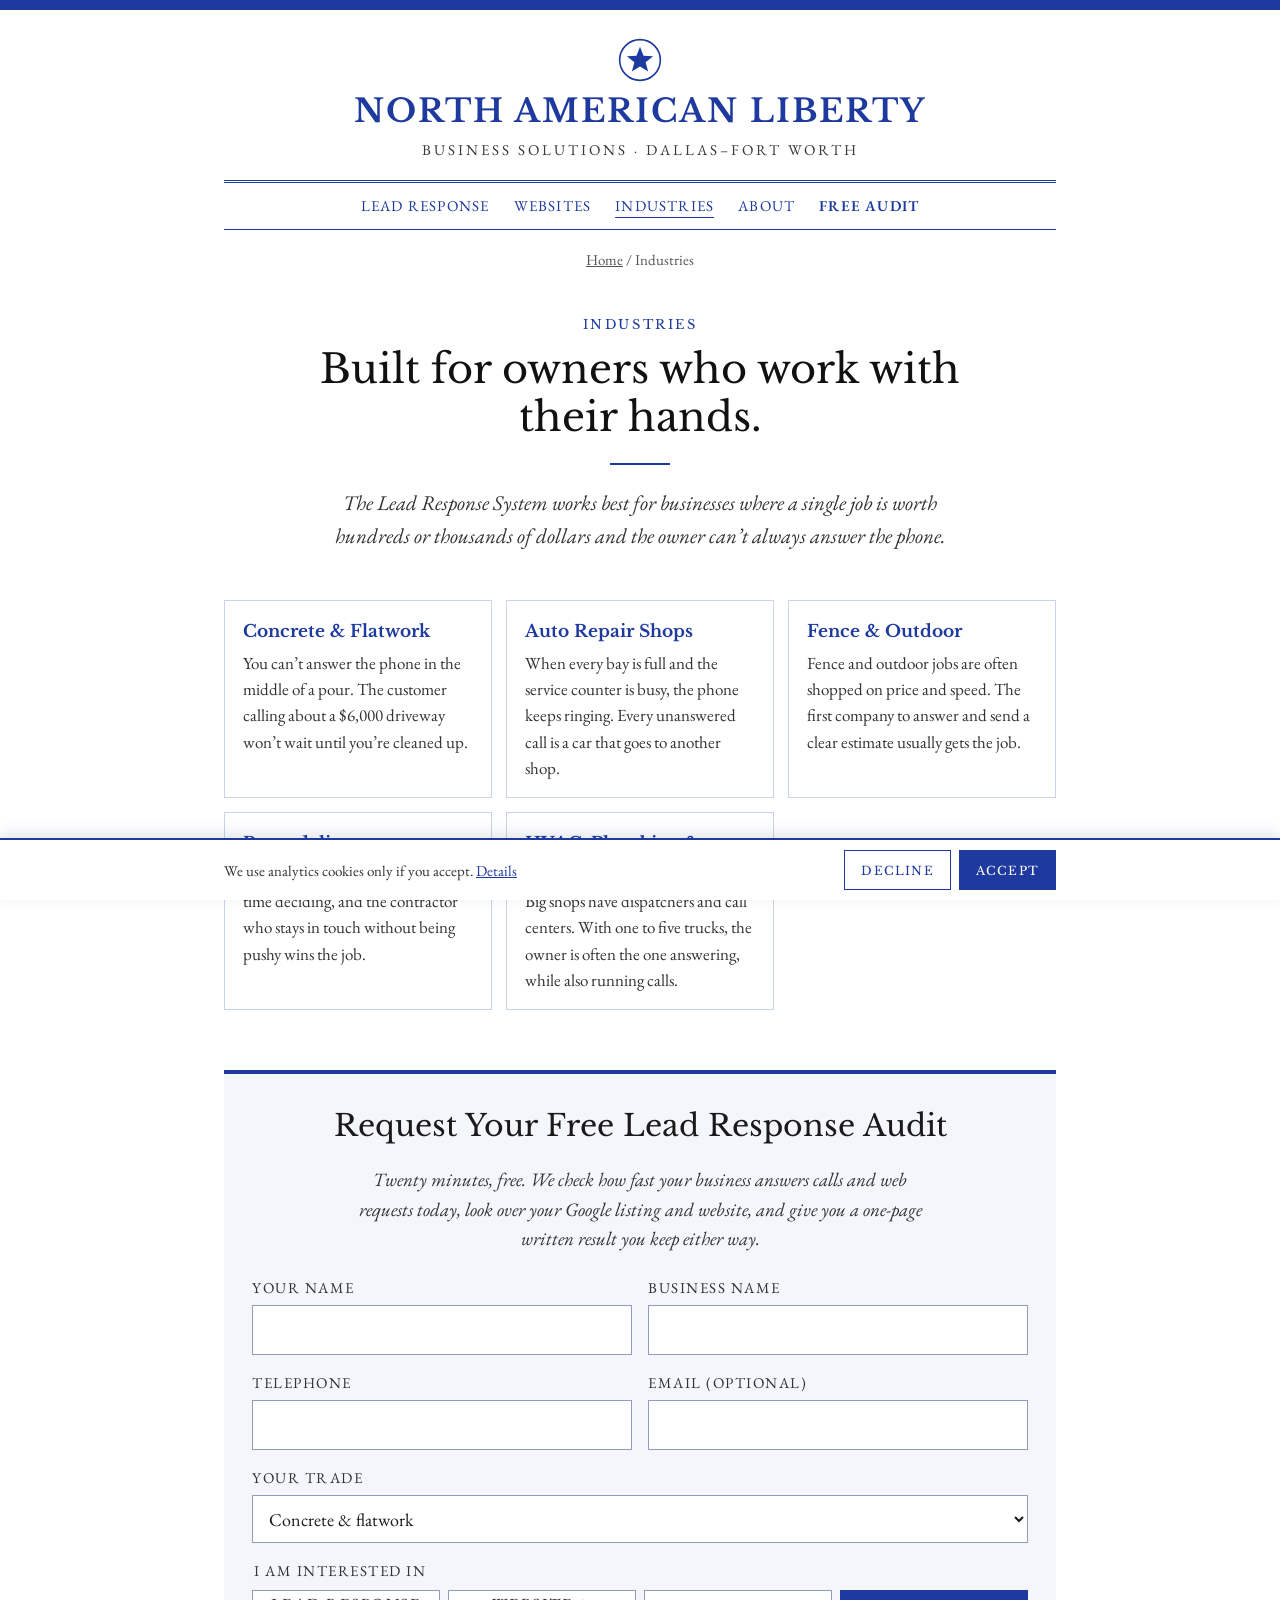
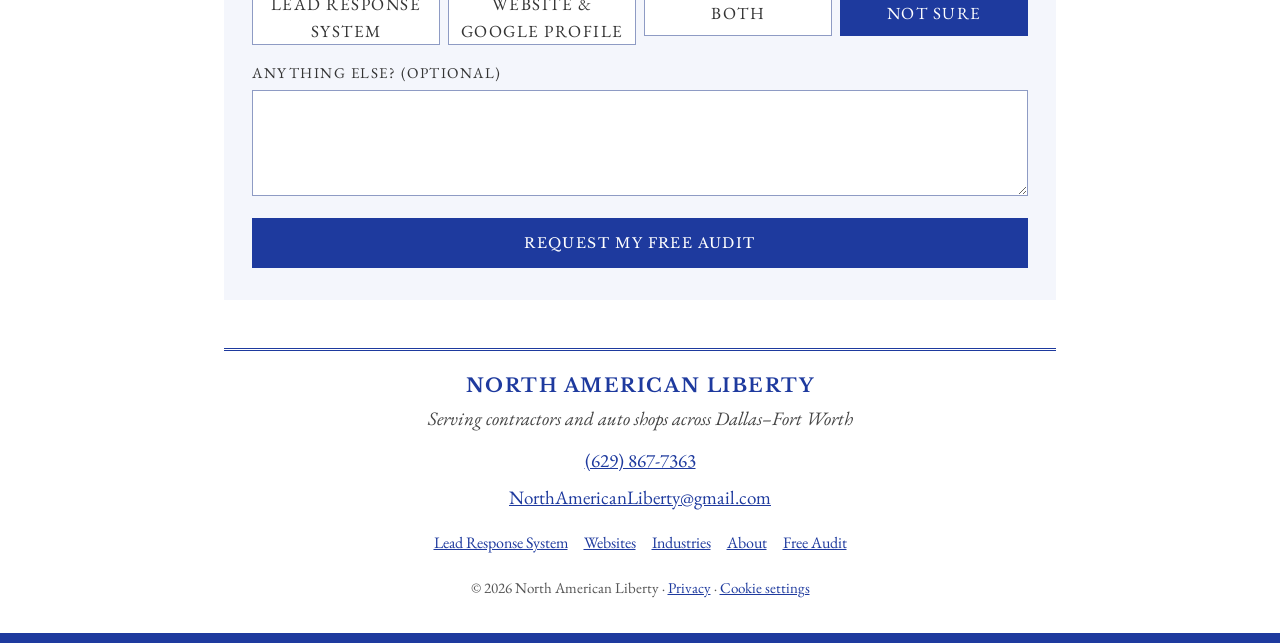
<file: industries/index.html>
<!doctype html>
<html lang="en">
<head>
<meta charset="utf-8">
<meta name="viewport" content="width=device-width, initial-scale=1">
<title>Industries We Serve | North American Liberty</title>
<meta name="description" content="Lead response, websites and Google Business Profile help for DFW concrete, fence, remodeling, auto repair, HVAC, plumbing and electrical businesses.">
<link rel="canonical" href="https://northamericanliberty.com/industries/">
<meta property="og:type" content="website">
<meta property="og:site_name" content="North American Liberty">
<meta property="og:title" content="Industries We Serve | North American Liberty">
<meta property="og:description" content="Lead response, websites and Google Business Profile help for DFW concrete, fence, remodeling, auto repair, HVAC, plumbing and electrical businesses.">
<meta property="og:url" content="https://northamericanliberty.com/industries/">
<meta property="og:image" content="https://northamericanliberty.com/assets/og.png">
<meta name="twitter:card" content="summary_large_image">
<meta name="theme-color" content="#1E3A9E">
<link rel="icon" href="/favicon.svg" type="image/svg+xml">
<link rel="apple-touch-icon" href="/assets/apple-touch-icon.png">
<link rel="preconnect" href="https://fonts.googleapis.com">
<link rel="preconnect" href="https://fonts.gstatic.com" crossorigin>
<link href="https://fonts.googleapis.com/css2?family=Libre+Baskerville:ital,wght@0,400;0,700;1,400&family=EB+Garamond:ital,wght@0,400;0,500;0,600;1,400&display=swap" rel="stylesheet">
<link rel="stylesheet" href="/assets/site.css">
<script type="application/ld+json">{"@context": "https://schema.org", "@graph": [{"@type": "ProfessionalService", "@id": "https://northamericanliberty.com/#business", "name": "North American Liberty", "url": "https://northamericanliberty.com/", "logo": "https://northamericanliberty.com/assets/icon-512.png", "image": "https://northamericanliberty.com/assets/og.png", "telephone": "+1-629-867-7363", "email": "NorthAmericanLiberty@gmail.com", "description": "Missed-call text-back, estimate follow-up, review requests, websites and Google Business Profile setup for Dallas–Fort Worth contractors and auto repair shops.", "areaServed": [{"@type": "City", "name": "Dallas"}, {"@type": "City", "name": "Fort Worth"}, {"@type": "Place", "name": "Dallas–Fort Worth metroplex"}], "address": {"@type": "PostalAddress", "addressLocality": "Dallas", "addressRegion": "TX", "addressCountry": "US"}, "founder": {"@type": "Person", "name": "Richard Russell"}, "priceRange": "$$"}, {"@type": "BreadcrumbList", "itemListElement": [{"@type": "ListItem", "position": 1, "name": "Home", "item": "https://northamericanliberty.com/"}, {"@type": "ListItem", "position": 2, "name": "Industries", "item": "https://northamericanliberty.com/industries/"}]}]}</script>
</head>
<body>
<a class="skip" href="#main">Skip to content</a>
<div class="bar"></div>
<div class="wrap">
<header>
<svg class="seal" aria-hidden="true" width="44" height="44" viewBox="0 0 40 40" fill="none"><circle cx="20" cy="20" r="18.5" stroke="#1E3A9E" stroke-width="1.5"/><path d="M20 8l3.2 8.1 8.7.5-6.8 5.5 2.3 8.4L20 25.8l-7.4 4.7 2.3-8.4-6.8-5.5 8.7-.5z" fill="#1E3A9E"/></svg>
<a class="brand" href="/">North American Liberty</a>
<div class="sub">Business Solutions · Dallas–Fort Worth</div>
<nav aria-label="Main">
<a href="/lead-response-system/">Lead Response</a>
<a href="/websites/">Websites</a>
<a href="/industries/" aria-current=page>Industries</a>
<a href="/about/">About</a>
<a href="/free-audit/" class=nav-cta>Free Audit</a>
</nav>
<div class="crumbs"><a href="/">Home</a> / Industries</div>
</header>
</div>
<main id="main">
<div class="wrap">
<div class="hero page">
<div class="eyebrow">Industries</div>
<h1>Built for owners who work with their hands.</h1>
<div class="short-rule"></div>
<p class="lede">The Lead Response System works best for businesses where a single job is worth hundreds or thousands of dollars and the owner can&rsquo;t always answer the phone.</p>
</div>
<div class="cards"><a class="card" href="/industries/concrete-contractors/"><h3>Concrete &amp; Flatwork</h3><p>You can&rsquo;t answer the phone in the middle of a pour. The customer calling about a $6,000 driveway won&rsquo;t wait until you&rsquo;re cleaned up.</p></a><a class="card" href="/industries/auto-repair-shops/"><h3>Auto Repair Shops</h3><p>When every bay is full and the service counter is busy, the phone keeps ringing. Every unanswered call is a car that goes to another shop.</p></a><a class="card" href="/industries/fence-contractors/"><h3>Fence &amp; Outdoor</h3><p>Fence and outdoor jobs are often shopped on price and speed. The first company to answer and send a clear estimate usually gets the job.</p></a><a class="card" href="/industries/remodeling-contractors/"><h3>Remodeling</h3><p>Remodeling customers take their time deciding, and the contractor who stays in touch without being pushy wins the job.</p></a><a class="card" href="/industries/hvac-plumbing-electrical/"><h3>HVAC, Plumbing &amp; Electrical</h3><p>Big shops have dispatchers and call centers. With one to five trucks, the owner is often the one answering, while also running calls.</p></a></div>
<section id="audit">
<div class="contact">
<h2 class="center" style="margin-top:0">Request Your Free Lead Response Audit</h2>
<p class="lead">Twenty minutes, free. We check how fast your business answers calls and web requests today, look over your Google listing and website, and give you a one-page written result you keep either way.</p>
<form class="audit-form" action="https://formspree.io/f/xyekorry" method="POST">
<input type="hidden" name="_subject" value="New audit request from northamericanliberty.com">
<input type="hidden" name="page" value="">
<p class="hp"><label>Leave this empty <input name="_gotcha" tabindex="-1" autocomplete="off"></label></p>
<div class="fields">
<div class="field"><label for="f-name">Your Name</label><input id="f-name" name="name" type="text" autocomplete="name" required></div>
<div class="field"><label for="f-biz">Business Name</label><input id="f-biz" name="business" type="text" autocomplete="organization"></div>
<div class="field"><label for="f-phone">Telephone</label><input id="f-phone" name="phone" type="tel" autocomplete="tel" required></div>
<div class="field"><label for="f-email">Email (optional)</label><input id="f-email" name="email" type="email" autocomplete="email"></div>
<div class="field full"><label for="f-trade">Your Trade</label><select id="f-trade" name="trade"><option>Concrete &amp; flatwork</option><option>Fence &amp; outdoor</option><option>Remodeling</option><option>Auto repair</option><option>HVAC, plumbing or electrical</option><option>Other</option></select></div>
<fieldset>
<legend class="legend">I Am Interested In</legend>
<div class="choices"><label class="choice"><input type="radio" name="interest" value="Lead Response System"><span>Lead Response System</span></label><label class="choice"><input type="radio" name="interest" value="Website & Google Profile"><span>Website & Google Profile</span></label><label class="choice"><input type="radio" name="interest" value="Both"><span>Both</span></label><label class="choice"><input type="radio" name="interest" value="Not sure" checked><span>Not sure</span></label></div>
</fieldset>
<div class="field full"><label for="f-notes">Anything Else? (Optional)</label><textarea id="f-notes" name="notes" rows="3"></textarea></div>
<button class="btn submit" type="submit">Request My Free Audit</button>
</div>
</form>
<div class="form-thanks" hidden style="text-align:center">
<h3>Thank You</h3>
<p style="margin:0;color:var(--body)">Your request is in. We will call or text you within one business day to set a time.</p>
</div>
<p class="form-error" hidden>Something went wrong sending your request. Please call or text (629) 867-7363 or email NorthAmericanLiberty@gmail.com.</p>
</div>
</section>
<script>document.querySelectorAll('input[name=page]').forEach(function(i){i.value=location.pathname})</script>
</div>
</main>
<div class="wrap">
<footer>
<div class="rule"></div>
<div class="name">North American Liberty</div>
<div class="area">Serving contractors and auto shops across Dallas–Fort Worth</div>
<div><a href="tel:6298677363" data-loc="footer">(629) 867-7363</a></div>
<div><a href="mailto:NorthAmericanLiberty@gmail.com">NorthAmericanLiberty@gmail.com</a></div>
<div class="links"><a href="/lead-response-system/">Lead Response System</a><a href="/websites/">Websites</a><a href="/industries/">Industries</a><a href="/about/">About</a><a href="/free-audit/">Free Audit</a></div>
<div class="small">© 2026 North American Liberty · <a href="/privacy.html">Privacy</a><span id="cookie-link-wrap" hidden> · <button type="button" class="linkbtn" id="cookie-settings">Cookie settings</button></span></div>
</footer>
</div>
<div class="bar"></div>
<div class="mobilebar" aria-label="Quick contact">
<a href="tel:6298677363" data-loc="mobilebar">Call</a>
<a href="sms:6298677363" data-loc="mobilebar">Text</a>
<a href="/free-audit/">Free Audit</a>
</div>
<div class="consent" id="consent" role="region" aria-label="Cookie choice" hidden>
<div class="wrap">
<p>We use analytics cookies only if you accept. <a href="/privacy.html">Details</a></p>
<div class="btns">
<button type="button" class="btn outline" id="consent-deny">Decline</button>
<button type="button" class="btn" id="consent-accept">Accept</button>
</div>
</div>
</div>
<script src="/assets/site.js" defer></script>
</body>
</html>
</file>
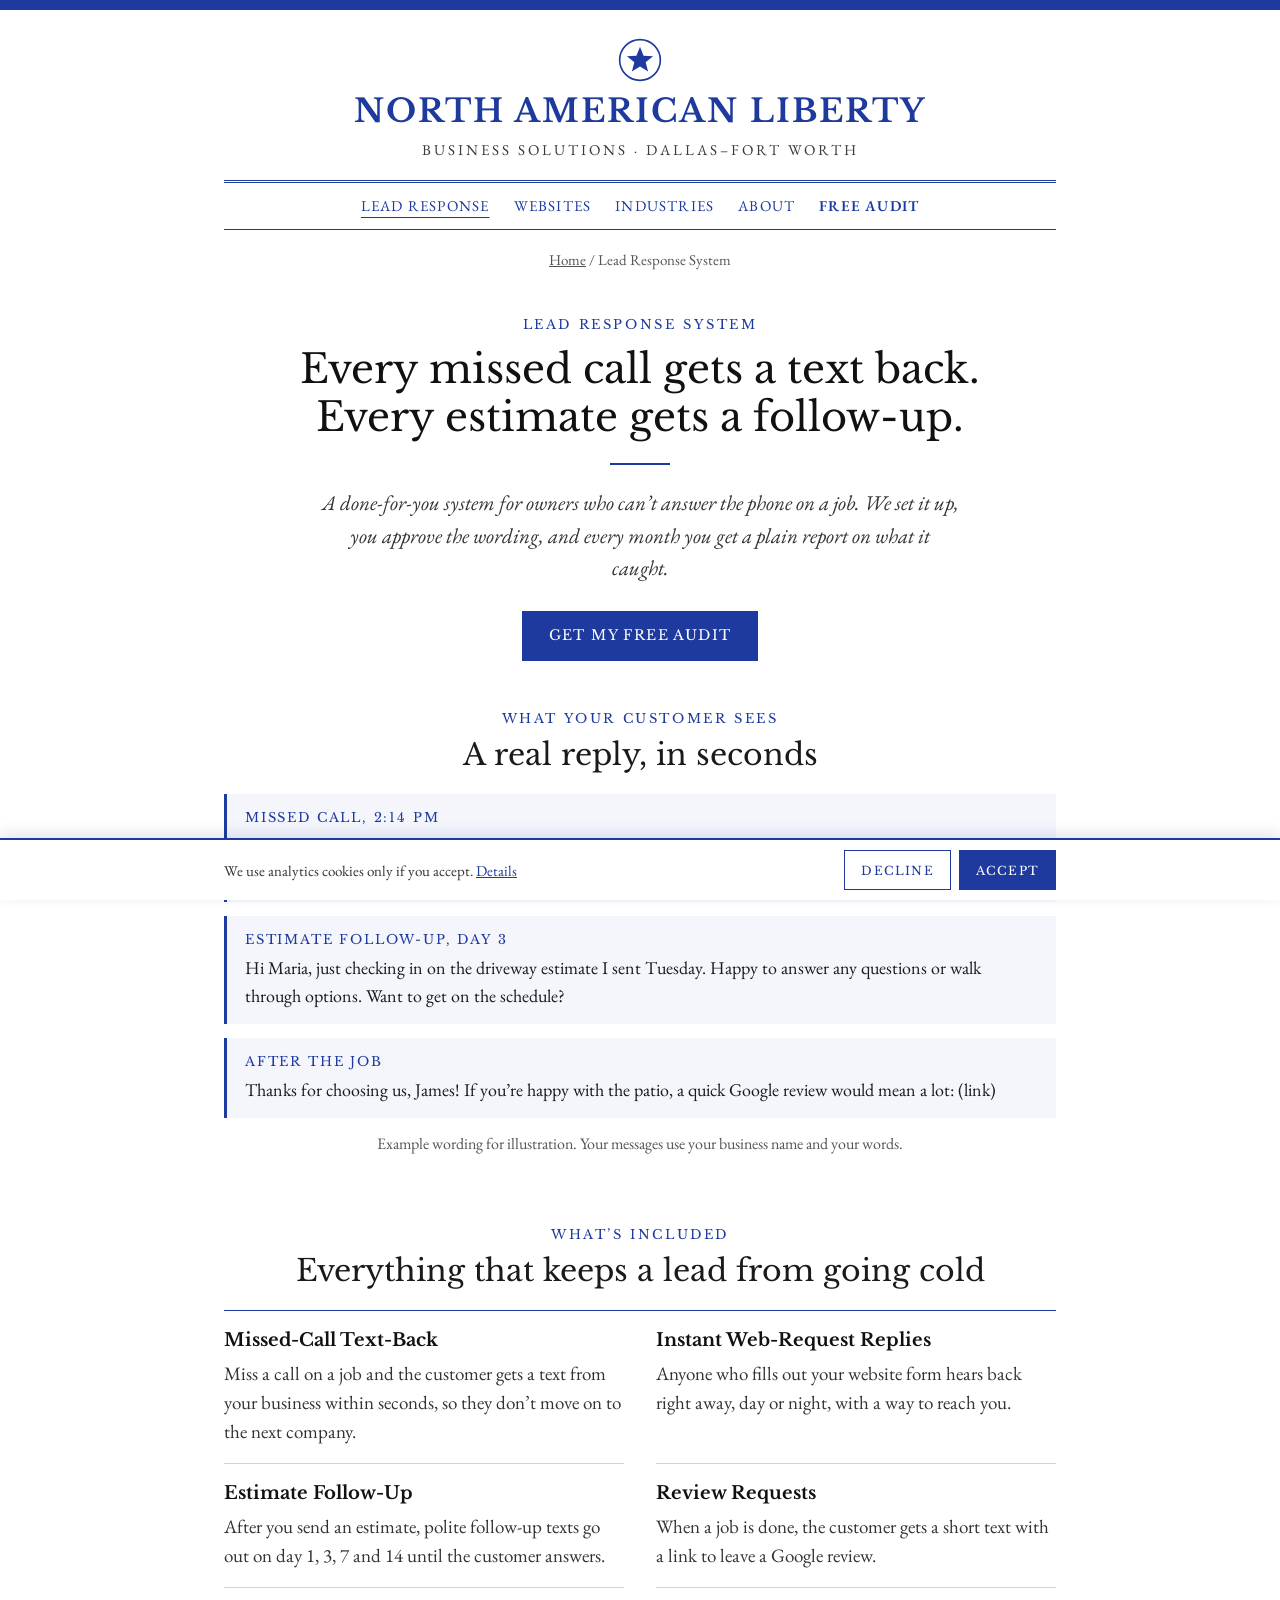
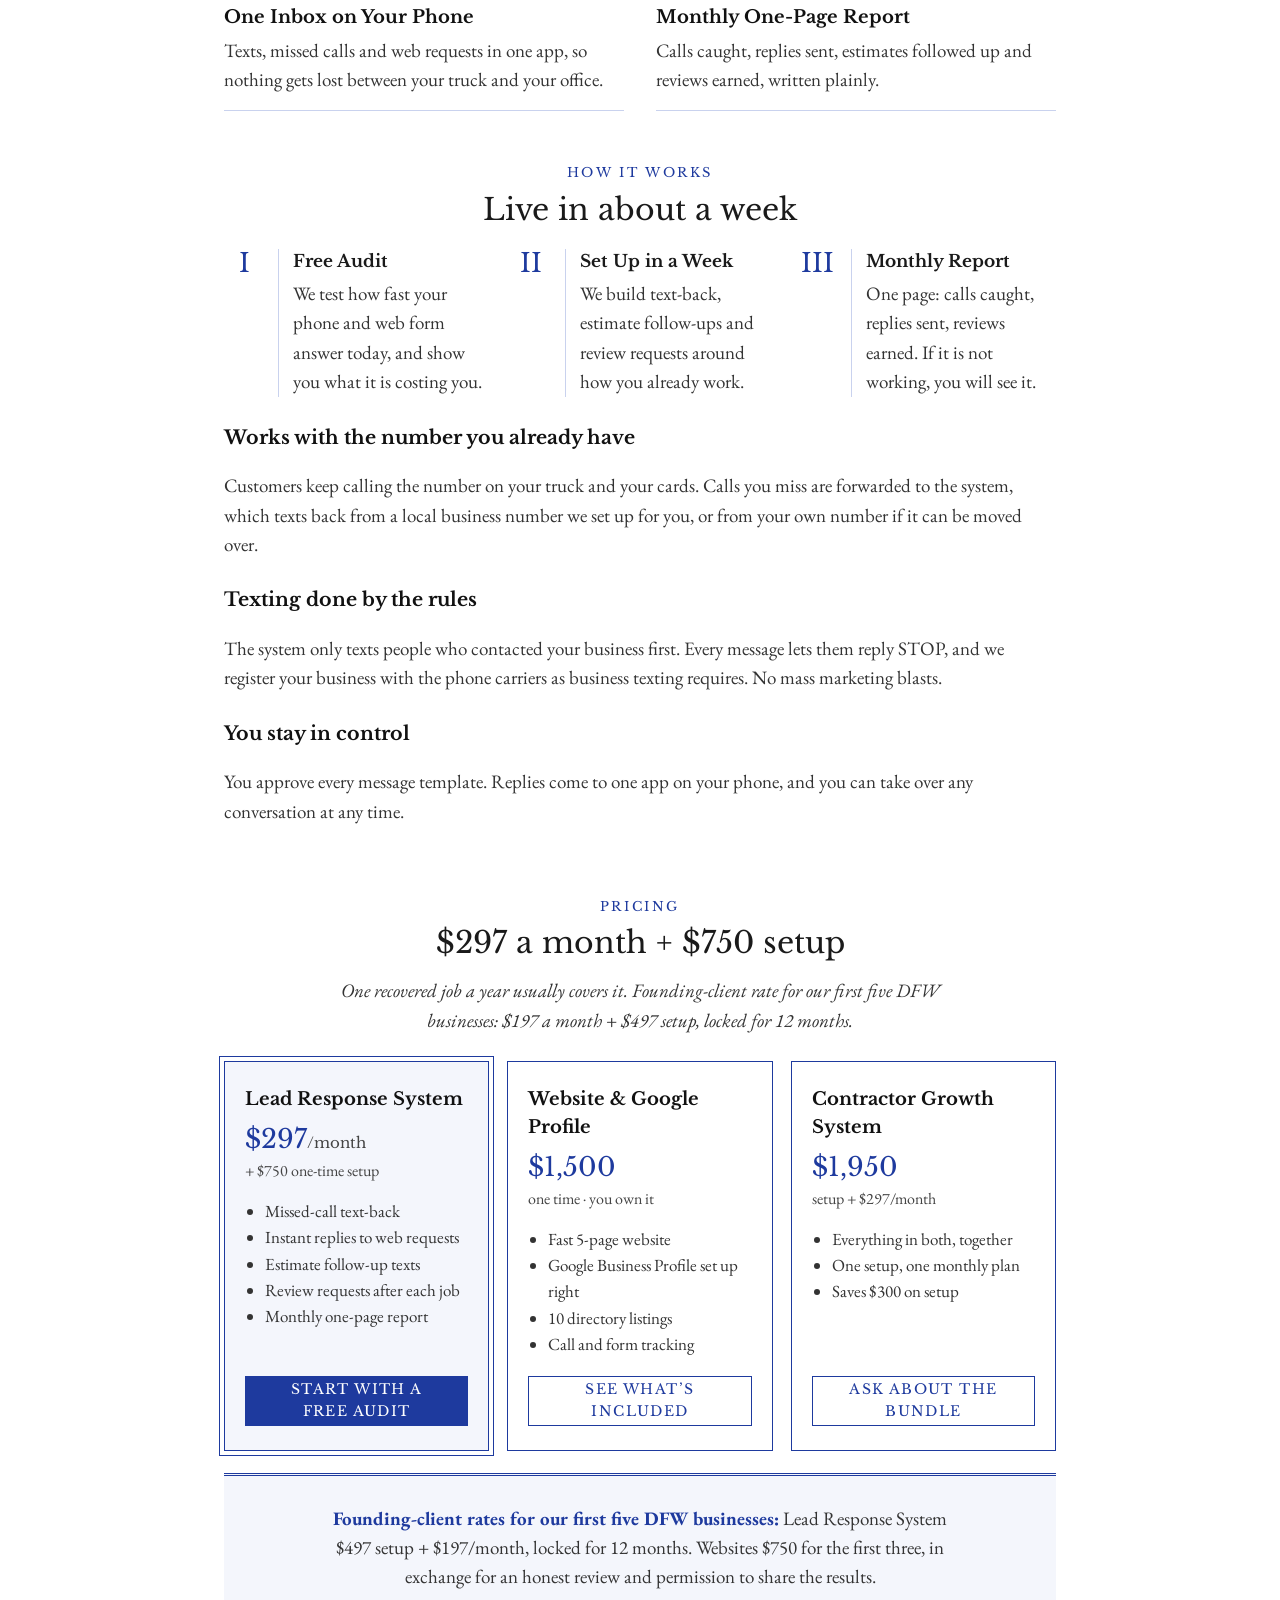
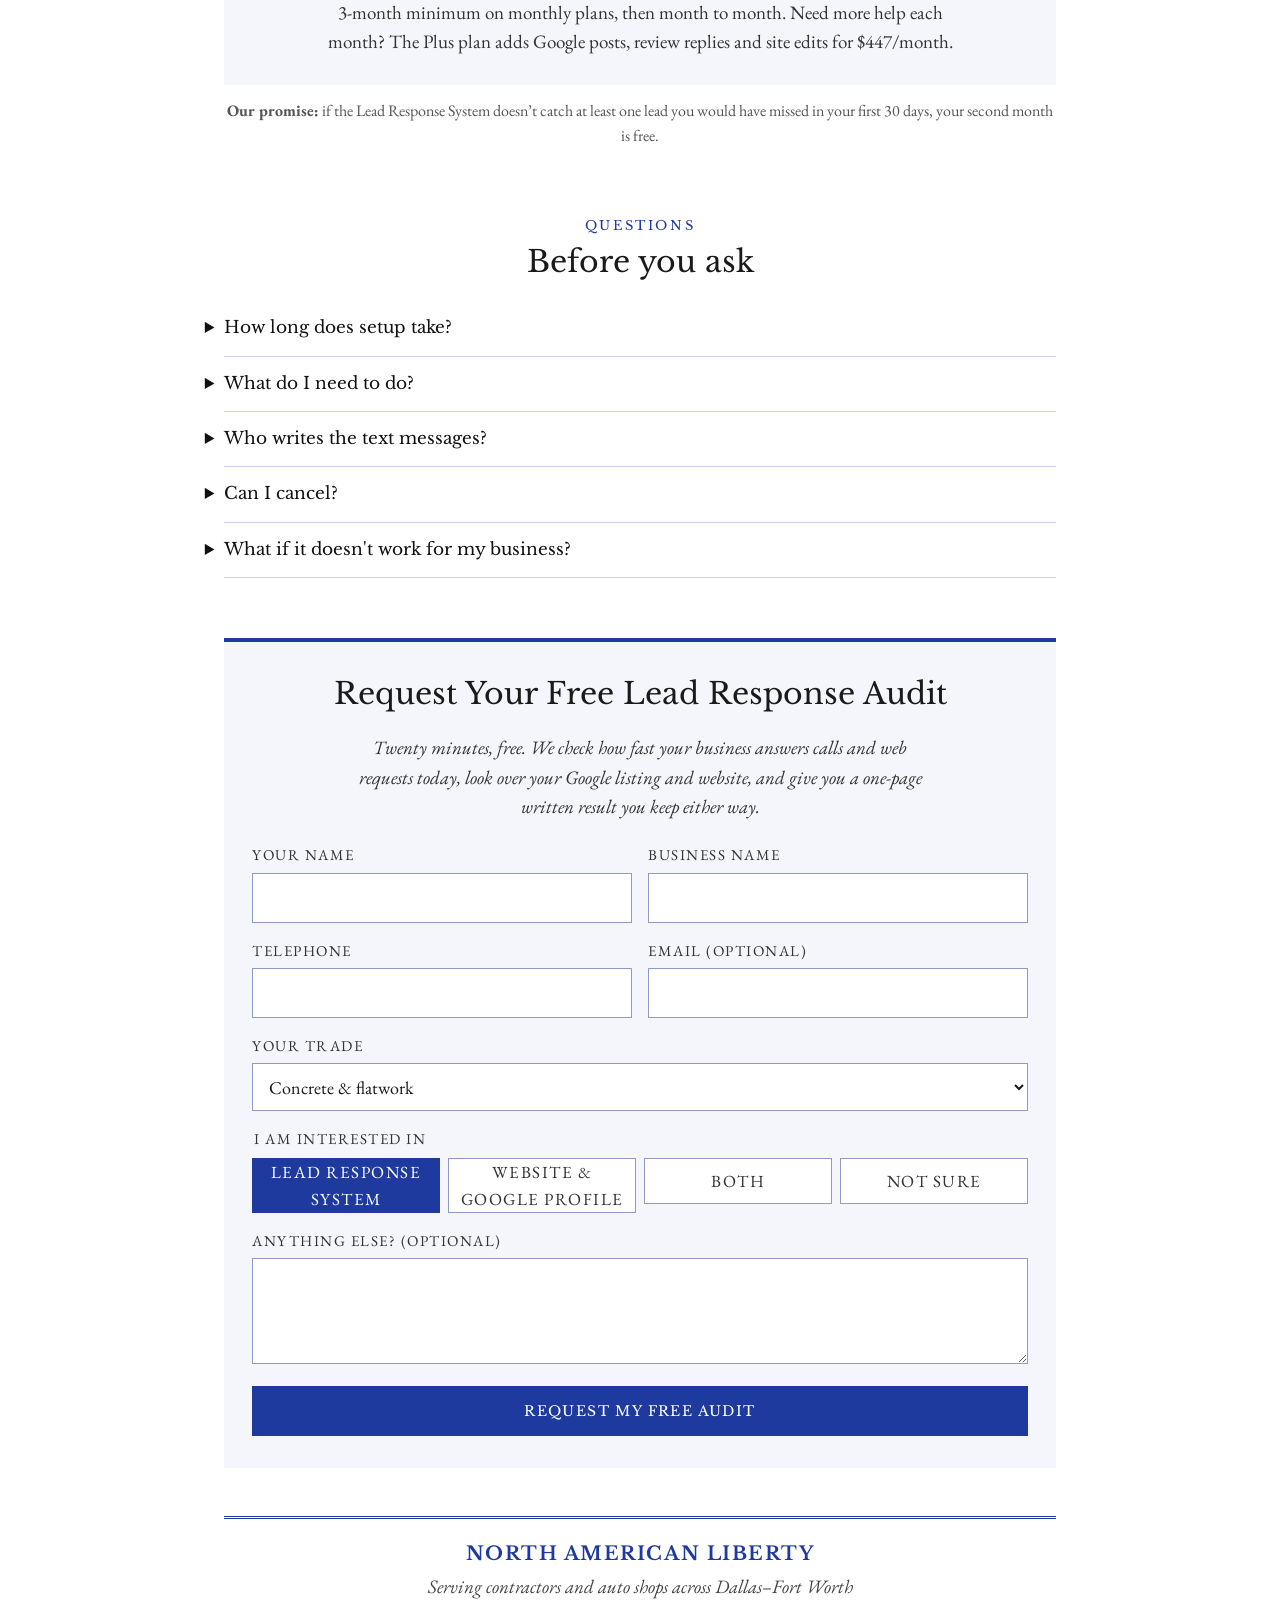
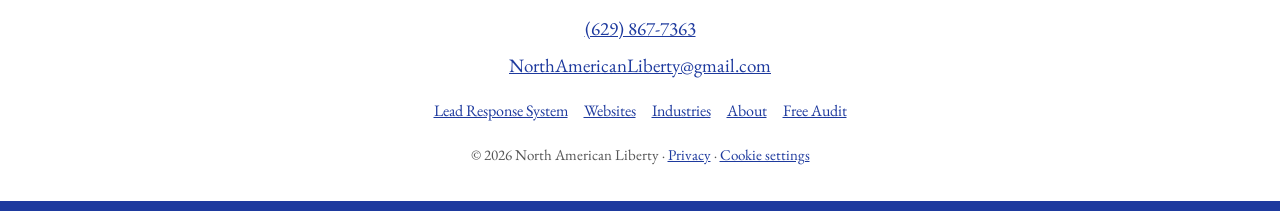
<file: lead-response-system/index.html>
<!doctype html>
<html lang="en">
<head>
<meta charset="utf-8">
<meta name="viewport" content="width=device-width, initial-scale=1">
<title>Missed-Call Text-Back &amp; Estimate Follow-Up | Lead Response System | North American Liberty</title>
<meta name="description" content="Missed-call text-back, instant web-request replies, estimate follow-up and review requests, done for you. $297/month + setup. Dallas–Fort Worth.">
<link rel="canonical" href="https://northamericanliberty.com/lead-response-system/">
<meta property="og:type" content="website">
<meta property="og:site_name" content="North American Liberty">
<meta property="og:title" content="Missed-Call Text-Back &amp; Estimate Follow-Up | Lead Response System | North American Liberty">
<meta property="og:description" content="Missed-call text-back, instant web-request replies, estimate follow-up and review requests, done for you. $297/month + setup. Dallas–Fort Worth.">
<meta property="og:url" content="https://northamericanliberty.com/lead-response-system/">
<meta property="og:image" content="https://northamericanliberty.com/assets/og.png">
<meta name="twitter:card" content="summary_large_image">
<meta name="theme-color" content="#1E3A9E">
<link rel="icon" href="/favicon.svg" type="image/svg+xml">
<link rel="apple-touch-icon" href="/assets/apple-touch-icon.png">
<link rel="preconnect" href="https://fonts.googleapis.com">
<link rel="preconnect" href="https://fonts.gstatic.com" crossorigin>
<link href="https://fonts.googleapis.com/css2?family=Libre+Baskerville:ital,wght@0,400;0,700;1,400&family=EB+Garamond:ital,wght@0,400;0,500;0,600;1,400&display=swap" rel="stylesheet">
<link rel="stylesheet" href="/assets/site.css">
<script type="application/ld+json">{"@context": "https://schema.org", "@graph": [{"@type": "ProfessionalService", "@id": "https://northamericanliberty.com/#business", "name": "North American Liberty", "url": "https://northamericanliberty.com/", "logo": "https://northamericanliberty.com/assets/icon-512.png", "image": "https://northamericanliberty.com/assets/og.png", "telephone": "+1-629-867-7363", "email": "NorthAmericanLiberty@gmail.com", "description": "Missed-call text-back, estimate follow-up, review requests, websites and Google Business Profile setup for Dallas–Fort Worth contractors and auto repair shops.", "areaServed": [{"@type": "City", "name": "Dallas"}, {"@type": "City", "name": "Fort Worth"}, {"@type": "Place", "name": "Dallas–Fort Worth metroplex"}], "address": {"@type": "PostalAddress", "addressLocality": "Dallas", "addressRegion": "TX", "addressCountry": "US"}, "founder": {"@type": "Person", "name": "Richard Russell"}, "priceRange": "$$"}, {"@type": "Service", "name": "Lead Response System", "provider": {"@id": "https://northamericanliberty.com/#business"}, "areaServed": "Dallas–Fort Worth, TX", "serviceType": "Missed-call text-back and lead follow-up", "offers": {"@type": "Offer", "price": "297", "priceCurrency": "USD", "description": "$297 per month plus $750 one-time setup"}}, {"@type": "FAQPage", "mainEntity": [{"@type": "Question", "name": "How long does setup take?", "acceptedAnswer": {"@type": "Answer", "text": "About one week. Registering your business for texting with the phone carriers can take several business days, so we start that on day one."}}, {"@type": "Question", "name": "What do I need to do?", "acceptedAnswer": {"@type": "Answer", "text": "About 30 minutes with us: tell us how you handle calls and estimates, approve the message wording, and install one app on your phone."}}, {"@type": "Question", "name": "Who writes the text messages?", "acceptedAnswer": {"@type": "Answer", "text": "We write them with you, in your words, and you approve every template before it goes live."}}, {"@type": "Question", "name": "Can I cancel?", "acceptedAnswer": {"@type": "Answer", "text": "Yes. After the 3-month minimum, plans are month to month. Your customer list and messages stay yours."}}, {"@type": "Question", "name": "What if it doesn't work for my business?", "acceptedAnswer": {"@type": "Answer", "text": "If the system doesn’t catch at least one lead you would have missed in your first 30 days, your second month is free."}}]}, {"@type": "BreadcrumbList", "itemListElement": [{"@type": "ListItem", "position": 1, "name": "Home", "item": "https://northamericanliberty.com/"}, {"@type": "ListItem", "position": 2, "name": "Lead Response System", "item": "https://northamericanliberty.com/lead-response-system/"}]}]}</script>
</head>
<body>
<a class="skip" href="#main">Skip to content</a>
<div class="bar"></div>
<div class="wrap">
<header>
<svg class="seal" aria-hidden="true" width="44" height="44" viewBox="0 0 40 40" fill="none"><circle cx="20" cy="20" r="18.5" stroke="#1E3A9E" stroke-width="1.5"/><path d="M20 8l3.2 8.1 8.7.5-6.8 5.5 2.3 8.4L20 25.8l-7.4 4.7 2.3-8.4-6.8-5.5 8.7-.5z" fill="#1E3A9E"/></svg>
<a class="brand" href="/">North American Liberty</a>
<div class="sub">Business Solutions · Dallas–Fort Worth</div>
<nav aria-label="Main">
<a href="/lead-response-system/" aria-current=page>Lead Response</a>
<a href="/websites/">Websites</a>
<a href="/industries/">Industries</a>
<a href="/about/">About</a>
<a href="/free-audit/" class=nav-cta>Free Audit</a>
</nav>
<div class="crumbs"><a href="/">Home</a> / Lead Response System</div>
</header>
</div>
<main id="main">
<div class="wrap">
<div class="hero page">
<div class="eyebrow">Lead Response System</div>
<h1>Every missed call gets a text back. Every estimate gets a follow-up.</h1>
<div class="short-rule"></div>
<p class="lede">A done-for-you system for owners who can&rsquo;t answer the phone on a job. We set it up, you approve the wording, and every month you get a plain report on what it caught.</p>
<div class="actions"><a class="btn" href="#audit" data-interest="Lead Response System">Get My Free Audit</a></div>
</div>

<section style="padding-top:0">
<div class="eyebrow center">What Your Customer Sees</div>
<h2 class="center">A real reply, in seconds</h2>
<div class="sample"><span class="who">Missed call, 2:14 pm</span>Hi, this is Richard with (Your Company). Sorry I missed your call, I&rsquo;m on a job. What can I help you with, and what part of town is the job in? I&rsquo;ll call you back by 5.</div>
<div class="sample"><span class="who">Estimate follow-up, day 3</span>Hi Maria, just checking in on the driveway estimate I sent Tuesday. Happy to answer any questions or walk through options. Want to get on the schedule?</div>
<div class="sample"><span class="who">After the job</span>Thanks for choosing us, James! If you&rsquo;re happy with the patio, a quick Google review would mean a lot: (link)</div>
<p class="fine">Example wording for illustration. Your messages use your business name and your words.</p>
</section>

<section>
<div class="eyebrow center">What&rsquo;s Included</div>
<h2 class="center">Everything that keeps a lead from going cold</h2>
<div class="features">
<div class="feat"><h3>Missed-Call Text-Back</h3><p>Miss a call on a job and the customer gets a text from your business within seconds, so they don&rsquo;t move on to the next company.</p></div>
<div class="feat"><h3>Instant Web-Request Replies</h3><p>Anyone who fills out your website form hears back right away, day or night, with a way to reach you.</p></div>
<div class="feat"><h3>Estimate Follow-Up</h3><p>After you send an estimate, polite follow-up texts go out on day 1, 3, 7 and 14 until the customer answers.</p></div>
<div class="feat"><h3>Review Requests</h3><p>When a job is done, the customer gets a short text with a link to leave a Google review.</p></div>
<div class="feat"><h3>One Inbox on Your Phone</h3><p>Texts, missed calls and web requests in one app, so nothing gets lost between your truck and your office.</p></div>
<div class="feat"><h3>Monthly One-Page Report</h3><p>Calls caught, replies sent, estimates followed up and reviews earned, written plainly.</p></div>
</div>
</section>

<section>
<div class="eyebrow center">How It Works</div>
<h2 class="center">Live in about a week</h2>
<div class="steps">
<div class="step"><div class="num">I</div><div><h3>Free Audit</h3><p>We test how fast your phone and web form answer today, and show you what it is costing you.</p></div></div>
<div class="step"><div class="num">II</div><div><h3>Set Up in a Week</h3><p>We build text-back, estimate follow-ups and review requests around how you already work.</p></div></div>
<div class="step"><div class="num">III</div><div><h3>Monthly Report</h3><p>One page: calls caught, replies sent, reviews earned. If it is not working, you will see it.</p></div></div>
</div>
<div class="prose" style="margin-top:26px">
<h3>Works with the number you already have</h3>
<p>Customers keep calling the number on your truck and your cards. Calls you miss are forwarded to the system, which texts back from a local business number we set up for you, or from your own number if it can be moved over.</p>
<h3>Texting done by the rules</h3>
<p>The system only texts people who contacted your business first. Every message lets them reply STOP, and we register your business with the phone carriers as business texting requires. No mass marketing blasts.</p>
<h3>You stay in control</h3>
<p>You approve every message template. Replies come to one app on your phone, and you can take over any conversation at any time.</p>
</div>
</section>

<section id="pricing">
<div class="eyebrow center">Pricing</div>
<h2 class="center">$297 a month + $750 setup</h2>
<p class="intro">One recovered job a year usually covers it. Founding-client rate for our first five DFW businesses: $197 a month + $497 setup, locked for 12 months.</p>
<div class="prices">
<div class="price-card featured">
<h3>Lead Response System</h3>
<div class="amt">$297<small>/month</small></div>
<div class="plus">+ $750 one-time setup</div>
<ul><li>Missed-call text-back</li><li>Instant replies to web requests</li><li>Estimate follow-up texts</li><li>Review requests after each job</li><li>Monthly one-page report</li></ul>
<a class="btn" href="#audit" data-interest="Lead Response System">Start With a Free Audit</a>
</div>
<div class="price-card">
<h3>Website &amp; Google Profile</h3>
<div class="amt">$1,500</div>
<div class="plus">one time · you own it</div>
<ul><li>Fast 5-page website</li><li>Google Business Profile set up right</li><li>10 directory listings</li><li>Call and form tracking</li></ul>
<a class="btn outline" href="/websites/">See What&rsquo;s Included</a>
</div>
<div class="price-card">
<h3>Contractor Growth System</h3>
<div class="amt">$1,950</div>
<div class="plus">setup + $297/month</div>
<ul><li>Everything in both, together</li><li>One setup, one monthly plan</li><li>Saves $300 on setup</li></ul>
<a class="btn outline" href="#audit" data-interest="Both">Ask About the Bundle</a>
</div>
</div>
<div class="founding">
<p><b>Founding-client rates for our first five DFW businesses:</b> Lead Response System $497 setup + $197/month, locked for 12 months. Websites $750 for the first three, in exchange for an honest review and permission to share the results.</p>
<p>3-month minimum on monthly plans, then month to month. Need more help each month? The Plus plan adds Google posts, review replies and site edits for $447/month.</p>
</div>
<p class="fine"><b>Our promise:</b> if the Lead Response System doesn&rsquo;t catch at least one lead you would have missed in your first 30 days, your second month is free.</p>
</section>

<section>
<div class="eyebrow center">Questions</div>
<h2 class="center">Before you ask</h2>
<div class="faq"><details><summary>How long does setup take?</summary><p>About one week. Registering your business for texting with the phone carriers can take several business days, so we start that on day one.</p></details><details><summary>What do I need to do?</summary><p>About 30 minutes with us: tell us how you handle calls and estimates, approve the message wording, and install one app on your phone.</p></details><details><summary>Who writes the text messages?</summary><p>We write them with you, in your words, and you approve every template before it goes live.</p></details><details><summary>Can I cancel?</summary><p>Yes. After the 3-month minimum, plans are month to month. Your customer list and messages stay yours.</p></details><details><summary>What if it doesn&#x27;t work for my business?</summary><p>If the system doesn&rsquo;t catch at least one lead you would have missed in your first 30 days, your second month is free.</p></details></div>
</section>

<section id="audit">
<div class="contact">
<h2 class="center" style="margin-top:0">Request Your Free Lead Response Audit</h2>
<p class="lead">Twenty minutes, free. We check how fast your business answers calls and web requests today, look over your Google listing and website, and give you a one-page written result you keep either way.</p>
<form class="audit-form" action="https://formspree.io/f/xyekorry" method="POST">
<input type="hidden" name="_subject" value="New audit request from northamericanliberty.com">
<input type="hidden" name="page" value="">
<p class="hp"><label>Leave this empty <input name="_gotcha" tabindex="-1" autocomplete="off"></label></p>
<div class="fields">
<div class="field"><label for="f-name">Your Name</label><input id="f-name" name="name" type="text" autocomplete="name" required></div>
<div class="field"><label for="f-biz">Business Name</label><input id="f-biz" name="business" type="text" autocomplete="organization"></div>
<div class="field"><label for="f-phone">Telephone</label><input id="f-phone" name="phone" type="tel" autocomplete="tel" required></div>
<div class="field"><label for="f-email">Email (optional)</label><input id="f-email" name="email" type="email" autocomplete="email"></div>
<div class="field full"><label for="f-trade">Your Trade</label><select id="f-trade" name="trade"><option>Concrete &amp; flatwork</option><option>Fence &amp; outdoor</option><option>Remodeling</option><option>Auto repair</option><option>HVAC, plumbing or electrical</option><option>Other</option></select></div>
<fieldset>
<legend class="legend">I Am Interested In</legend>
<div class="choices"><label class="choice"><input type="radio" name="interest" value="Lead Response System" checked><span>Lead Response System</span></label><label class="choice"><input type="radio" name="interest" value="Website & Google Profile"><span>Website & Google Profile</span></label><label class="choice"><input type="radio" name="interest" value="Both"><span>Both</span></label><label class="choice"><input type="radio" name="interest" value="Not sure"><span>Not sure</span></label></div>
</fieldset>
<div class="field full"><label for="f-notes">Anything Else? (Optional)</label><textarea id="f-notes" name="notes" rows="3"></textarea></div>
<button class="btn submit" type="submit">Request My Free Audit</button>
</div>
</form>
<div class="form-thanks" hidden style="text-align:center">
<h3>Thank You</h3>
<p style="margin:0;color:var(--body)">Your request is in. We will call or text you within one business day to set a time.</p>
</div>
<p class="form-error" hidden>Something went wrong sending your request. Please call or text (629) 867-7363 or email NorthAmericanLiberty@gmail.com.</p>
</div>
</section>
<script>document.querySelectorAll('input[name=page]').forEach(function(i){i.value=location.pathname})</script>
</div>
</main>
<div class="wrap">
<footer>
<div class="rule"></div>
<div class="name">North American Liberty</div>
<div class="area">Serving contractors and auto shops across Dallas–Fort Worth</div>
<div><a href="tel:6298677363" data-loc="footer">(629) 867-7363</a></div>
<div><a href="mailto:NorthAmericanLiberty@gmail.com">NorthAmericanLiberty@gmail.com</a></div>
<div class="links"><a href="/lead-response-system/">Lead Response System</a><a href="/websites/">Websites</a><a href="/industries/">Industries</a><a href="/about/">About</a><a href="/free-audit/">Free Audit</a></div>
<div class="small">© 2026 North American Liberty · <a href="/privacy.html">Privacy</a><span id="cookie-link-wrap" hidden> · <button type="button" class="linkbtn" id="cookie-settings">Cookie settings</button></span></div>
</footer>
</div>
<div class="bar"></div>
<div class="mobilebar" aria-label="Quick contact">
<a href="tel:6298677363" data-loc="mobilebar">Call</a>
<a href="sms:6298677363" data-loc="mobilebar">Text</a>
<a href="/free-audit/">Free Audit</a>
</div>
<div class="consent" id="consent" role="region" aria-label="Cookie choice" hidden>
<div class="wrap">
<p>We use analytics cookies only if you accept. <a href="/privacy.html">Details</a></p>
<div class="btns">
<button type="button" class="btn outline" id="consent-deny">Decline</button>
<button type="button" class="btn" id="consent-accept">Accept</button>
</div>
</div>
</div>
<script src="/assets/site.js" defer></script>
</body>
</html>
</file>
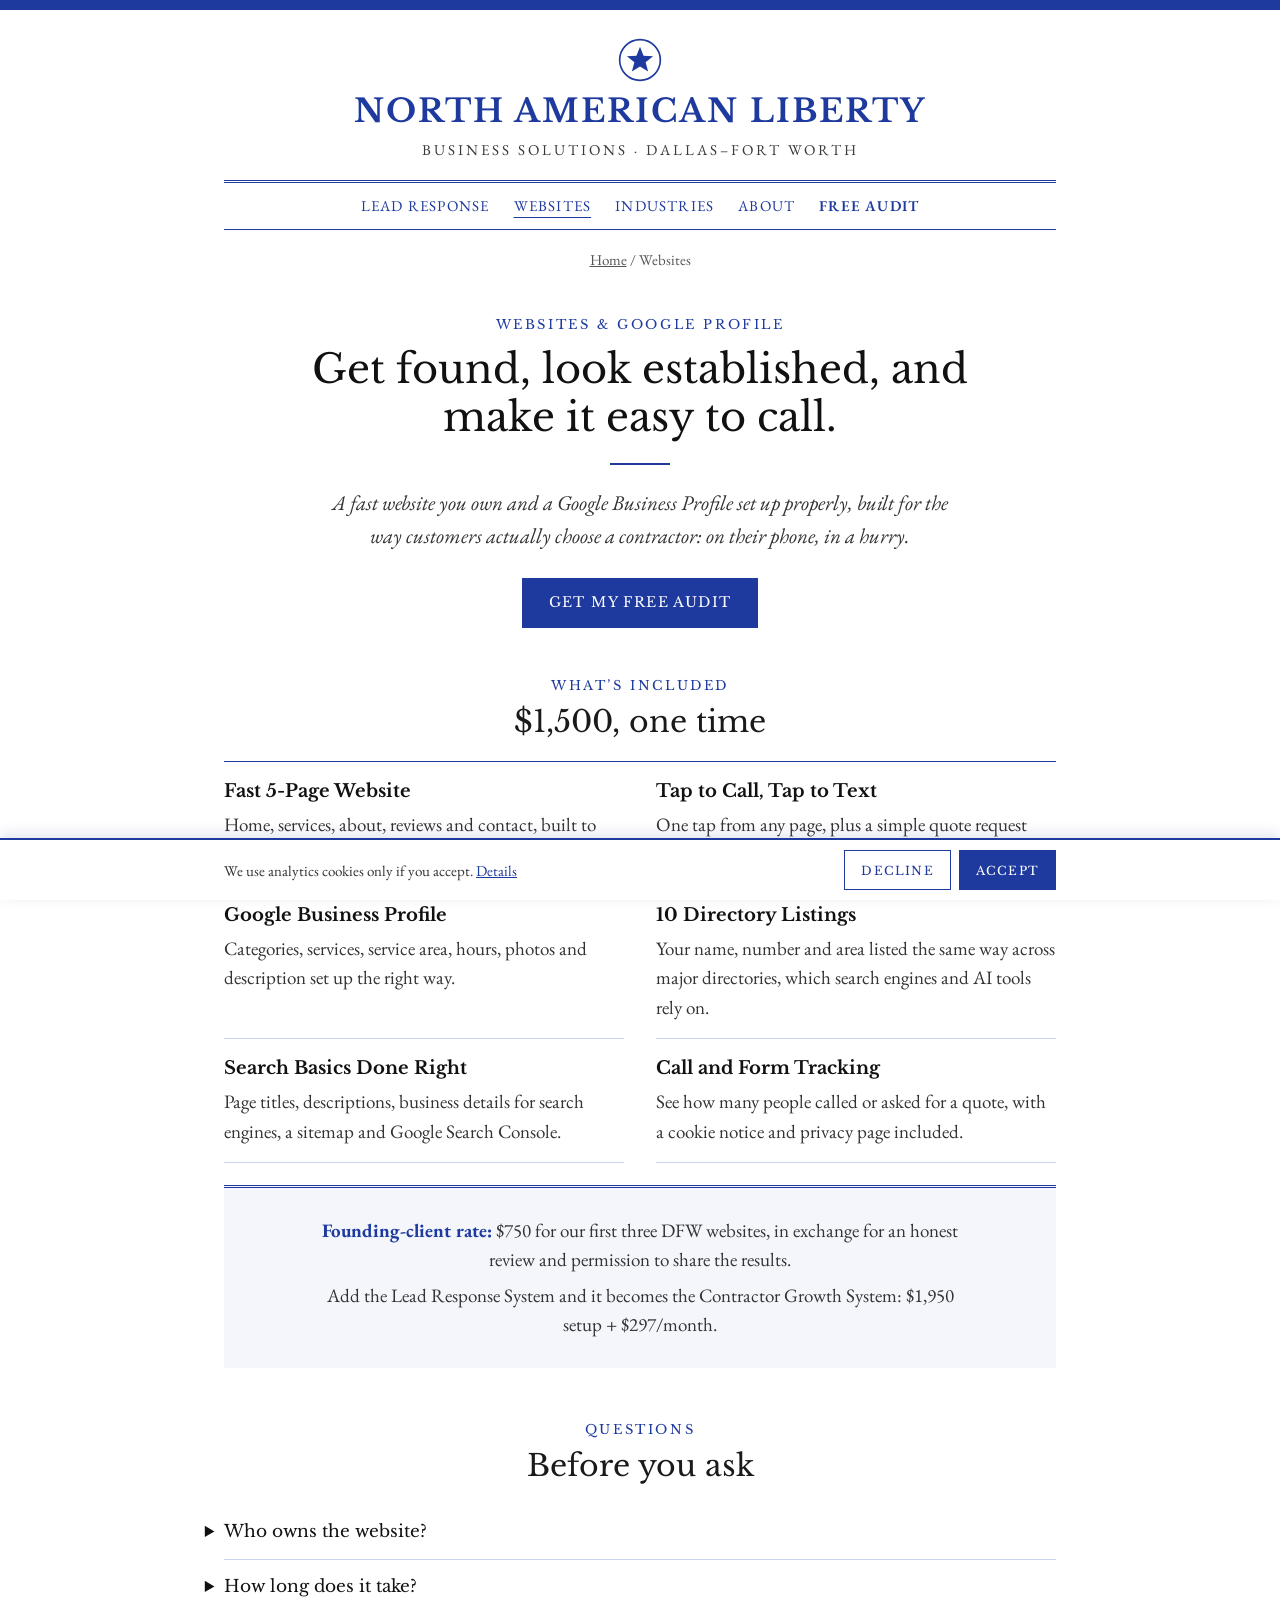
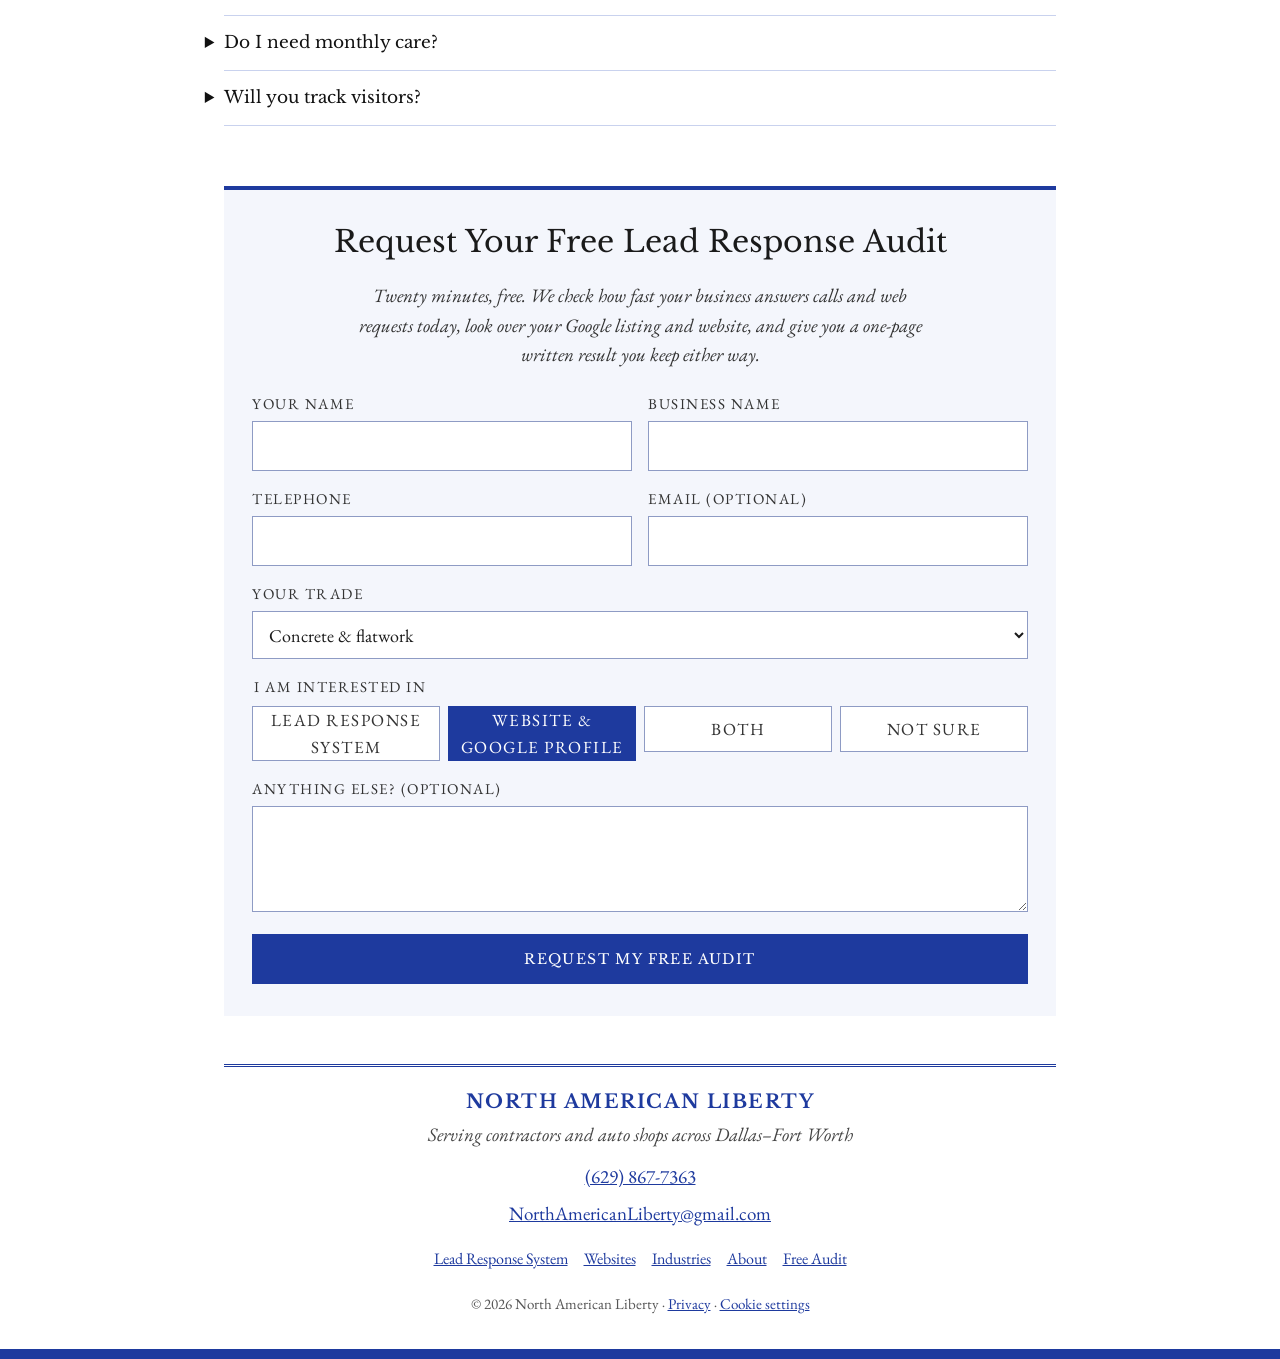
<file: websites/index.html>
<!doctype html>
<html lang="en">
<head>
<meta charset="utf-8">
<meta name="viewport" content="width=device-width, initial-scale=1">
<title>Contractor Websites &amp; Google Business Profile Setup in DFW | North American Liberty</title>
<meta name="description" content="Fast 5-page websites you own plus Google Business Profile setup for Dallas–Fort Worth contractors and auto shops. $1,500 one time.">
<link rel="canonical" href="https://northamericanliberty.com/websites/">
<meta property="og:type" content="website">
<meta property="og:site_name" content="North American Liberty">
<meta property="og:title" content="Contractor Websites &amp; Google Business Profile Setup in DFW | North American Liberty">
<meta property="og:description" content="Fast 5-page websites you own plus Google Business Profile setup for Dallas–Fort Worth contractors and auto shops. $1,500 one time.">
<meta property="og:url" content="https://northamericanliberty.com/websites/">
<meta property="og:image" content="https://northamericanliberty.com/assets/og.png">
<meta name="twitter:card" content="summary_large_image">
<meta name="theme-color" content="#1E3A9E">
<link rel="icon" href="/favicon.svg" type="image/svg+xml">
<link rel="apple-touch-icon" href="/assets/apple-touch-icon.png">
<link rel="preconnect" href="https://fonts.googleapis.com">
<link rel="preconnect" href="https://fonts.gstatic.com" crossorigin>
<link href="https://fonts.googleapis.com/css2?family=Libre+Baskerville:ital,wght@0,400;0,700;1,400&family=EB+Garamond:ital,wght@0,400;0,500;0,600;1,400&display=swap" rel="stylesheet">
<link rel="stylesheet" href="/assets/site.css">
<script type="application/ld+json">{"@context": "https://schema.org", "@graph": [{"@type": "ProfessionalService", "@id": "https://northamericanliberty.com/#business", "name": "North American Liberty", "url": "https://northamericanliberty.com/", "logo": "https://northamericanliberty.com/assets/icon-512.png", "image": "https://northamericanliberty.com/assets/og.png", "telephone": "+1-629-867-7363", "email": "NorthAmericanLiberty@gmail.com", "description": "Missed-call text-back, estimate follow-up, review requests, websites and Google Business Profile setup for Dallas–Fort Worth contractors and auto repair shops.", "areaServed": [{"@type": "City", "name": "Dallas"}, {"@type": "City", "name": "Fort Worth"}, {"@type": "Place", "name": "Dallas–Fort Worth metroplex"}], "address": {"@type": "PostalAddress", "addressLocality": "Dallas", "addressRegion": "TX", "addressCountry": "US"}, "founder": {"@type": "Person", "name": "Richard Russell"}, "priceRange": "$$"}, {"@type": "Service", "name": "Website & Google Business Profile setup", "provider": {"@id": "https://northamericanliberty.com/#business"}, "areaServed": "Dallas–Fort Worth, TX", "serviceType": "Small business website and Google Business Profile", "offers": {"@type": "Offer", "price": "1500", "priceCurrency": "USD"}}, {"@type": "FAQPage", "mainEntity": [{"@type": "Question", "name": "Who owns the website?", "acceptedAnswer": {"@type": "Answer", "text": "You do. The domain, the site files and your Google listing are in your name. A small “Website by North American Liberty” credit sits in the footer, as stated in your agreement."}}, {"@type": "Question", "name": "How long does it take?", "acceptedAnswer": {"@type": "Answer", "text": "Usually about two weeks once we have your photos, services and service area."}}, {"@type": "Question", "name": "Do I need monthly care?", "acceptedAnswer": {"@type": "Answer", "text": "No. The site is yours either way. Most owners pair it with the Lead Response System so every call and form gets an answer."}}, {"@type": "Question", "name": "Will you track visitors?", "acceptedAnswer": {"@type": "Answer", "text": "Only with consent. Every site we build has a cookie accept/decline notice and a privacy page. You own your Google Analytics account."}}]}, {"@type": "BreadcrumbList", "itemListElement": [{"@type": "ListItem", "position": 1, "name": "Home", "item": "https://northamericanliberty.com/"}, {"@type": "ListItem", "position": 2, "name": "Websites", "item": "https://northamericanliberty.com/websites/"}]}]}</script>
</head>
<body>
<a class="skip" href="#main">Skip to content</a>
<div class="bar"></div>
<div class="wrap">
<header>
<svg class="seal" aria-hidden="true" width="44" height="44" viewBox="0 0 40 40" fill="none"><circle cx="20" cy="20" r="18.5" stroke="#1E3A9E" stroke-width="1.5"/><path d="M20 8l3.2 8.1 8.7.5-6.8 5.5 2.3 8.4L20 25.8l-7.4 4.7 2.3-8.4-6.8-5.5 8.7-.5z" fill="#1E3A9E"/></svg>
<a class="brand" href="/">North American Liberty</a>
<div class="sub">Business Solutions · Dallas–Fort Worth</div>
<nav aria-label="Main">
<a href="/lead-response-system/">Lead Response</a>
<a href="/websites/" aria-current=page>Websites</a>
<a href="/industries/">Industries</a>
<a href="/about/">About</a>
<a href="/free-audit/" class=nav-cta>Free Audit</a>
</nav>
<div class="crumbs"><a href="/">Home</a> / Websites</div>
</header>
</div>
<main id="main">
<div class="wrap">
<div class="hero page">
<div class="eyebrow">Websites &amp; Google Profile</div>
<h1>Get found, look established, and make it easy to call.</h1>
<div class="short-rule"></div>
<p class="lede">A fast website you own and a Google Business Profile set up properly, built for the way customers actually choose a contractor: on their phone, in a hurry.</p>
<div class="actions"><a class="btn" href="#audit" data-interest="Website &amp; Google Profile">Get My Free Audit</a></div>
</div>

<section style="padding-top:0">
<div class="eyebrow center">What&rsquo;s Included</div>
<h2 class="center">$1,500, one time</h2>
<div class="features">
<div class="feat"><h3>Fast 5-Page Website</h3><p>Home, services, about, reviews and contact, built to load quickly on a phone.</p></div>
<div class="feat"><h3>Tap to Call, Tap to Text</h3><p>One tap from any page, plus a simple quote request form.</p></div>
<div class="feat"><h3>Google Business Profile</h3><p>Categories, services, service area, hours, photos and description set up the right way.</p></div>
<div class="feat"><h3>10 Directory Listings</h3><p>Your name, number and area listed the same way across major directories, which search engines and AI tools rely on.</p></div>
<div class="feat"><h3>Search Basics Done Right</h3><p>Page titles, descriptions, business details for search engines, a sitemap and Google Search Console.</p></div>
<div class="feat"><h3>Call and Form Tracking</h3><p>See how many people called or asked for a quote, with a cookie notice and privacy page included.</p></div>
</div>
<div class="founding"><p><b>Founding-client rate:</b> $750 for our first three DFW websites, in exchange for an honest review and permission to share the results.</p>
<p>Add the Lead Response System and it becomes the Contractor Growth System: $1,950 setup + $297/month.</p></div>
</section>

<section>
<div class="eyebrow center">Questions</div>
<h2 class="center">Before you ask</h2>
<div class="faq"><details><summary>Who owns the website?</summary><p>You do. The domain, the site files and your Google listing are in your name. A small &ldquo;Website by North American Liberty&rdquo; credit sits in the footer, as stated in your agreement.</p></details><details><summary>How long does it take?</summary><p>Usually about two weeks once we have your photos, services and service area.</p></details><details><summary>Do I need monthly care?</summary><p>No. The site is yours either way. Most owners pair it with the Lead Response System so every call and form gets an answer.</p></details><details><summary>Will you track visitors?</summary><p>Only with consent. Every site we build has a cookie accept/decline notice and a privacy page. You own your Google Analytics account.</p></details></div>
</section>

<section id="audit">
<div class="contact">
<h2 class="center" style="margin-top:0">Request Your Free Lead Response Audit</h2>
<p class="lead">Twenty minutes, free. We check how fast your business answers calls and web requests today, look over your Google listing and website, and give you a one-page written result you keep either way.</p>
<form class="audit-form" action="https://formspree.io/f/xyekorry" method="POST">
<input type="hidden" name="_subject" value="New audit request from northamericanliberty.com">
<input type="hidden" name="page" value="">
<p class="hp"><label>Leave this empty <input name="_gotcha" tabindex="-1" autocomplete="off"></label></p>
<div class="fields">
<div class="field"><label for="f-name">Your Name</label><input id="f-name" name="name" type="text" autocomplete="name" required></div>
<div class="field"><label for="f-biz">Business Name</label><input id="f-biz" name="business" type="text" autocomplete="organization"></div>
<div class="field"><label for="f-phone">Telephone</label><input id="f-phone" name="phone" type="tel" autocomplete="tel" required></div>
<div class="field"><label for="f-email">Email (optional)</label><input id="f-email" name="email" type="email" autocomplete="email"></div>
<div class="field full"><label for="f-trade">Your Trade</label><select id="f-trade" name="trade"><option>Concrete &amp; flatwork</option><option>Fence &amp; outdoor</option><option>Remodeling</option><option>Auto repair</option><option>HVAC, plumbing or electrical</option><option>Other</option></select></div>
<fieldset>
<legend class="legend">I Am Interested In</legend>
<div class="choices"><label class="choice"><input type="radio" name="interest" value="Lead Response System"><span>Lead Response System</span></label><label class="choice"><input type="radio" name="interest" value="Website & Google Profile" checked><span>Website & Google Profile</span></label><label class="choice"><input type="radio" name="interest" value="Both"><span>Both</span></label><label class="choice"><input type="radio" name="interest" value="Not sure"><span>Not sure</span></label></div>
</fieldset>
<div class="field full"><label for="f-notes">Anything Else? (Optional)</label><textarea id="f-notes" name="notes" rows="3"></textarea></div>
<button class="btn submit" type="submit">Request My Free Audit</button>
</div>
</form>
<div class="form-thanks" hidden style="text-align:center">
<h3>Thank You</h3>
<p style="margin:0;color:var(--body)">Your request is in. We will call or text you within one business day to set a time.</p>
</div>
<p class="form-error" hidden>Something went wrong sending your request. Please call or text (629) 867-7363 or email NorthAmericanLiberty@gmail.com.</p>
</div>
</section>
<script>document.querySelectorAll('input[name=page]').forEach(function(i){i.value=location.pathname})</script>
</div>
</main>
<div class="wrap">
<footer>
<div class="rule"></div>
<div class="name">North American Liberty</div>
<div class="area">Serving contractors and auto shops across Dallas–Fort Worth</div>
<div><a href="tel:6298677363" data-loc="footer">(629) 867-7363</a></div>
<div><a href="mailto:NorthAmericanLiberty@gmail.com">NorthAmericanLiberty@gmail.com</a></div>
<div class="links"><a href="/lead-response-system/">Lead Response System</a><a href="/websites/">Websites</a><a href="/industries/">Industries</a><a href="/about/">About</a><a href="/free-audit/">Free Audit</a></div>
<div class="small">© 2026 North American Liberty · <a href="/privacy.html">Privacy</a><span id="cookie-link-wrap" hidden> · <button type="button" class="linkbtn" id="cookie-settings">Cookie settings</button></span></div>
</footer>
</div>
<div class="bar"></div>
<div class="mobilebar" aria-label="Quick contact">
<a href="tel:6298677363" data-loc="mobilebar">Call</a>
<a href="sms:6298677363" data-loc="mobilebar">Text</a>
<a href="/free-audit/">Free Audit</a>
</div>
<div class="consent" id="consent" role="region" aria-label="Cookie choice" hidden>
<div class="wrap">
<p>We use analytics cookies only if you accept. <a href="/privacy.html">Details</a></p>
<div class="btns">
<button type="button" class="btn outline" id="consent-deny">Decline</button>
<button type="button" class="btn" id="consent-accept">Accept</button>
</div>
</div>
</div>
<script src="/assets/site.js" defer></script>
</body>
</html>
</file>
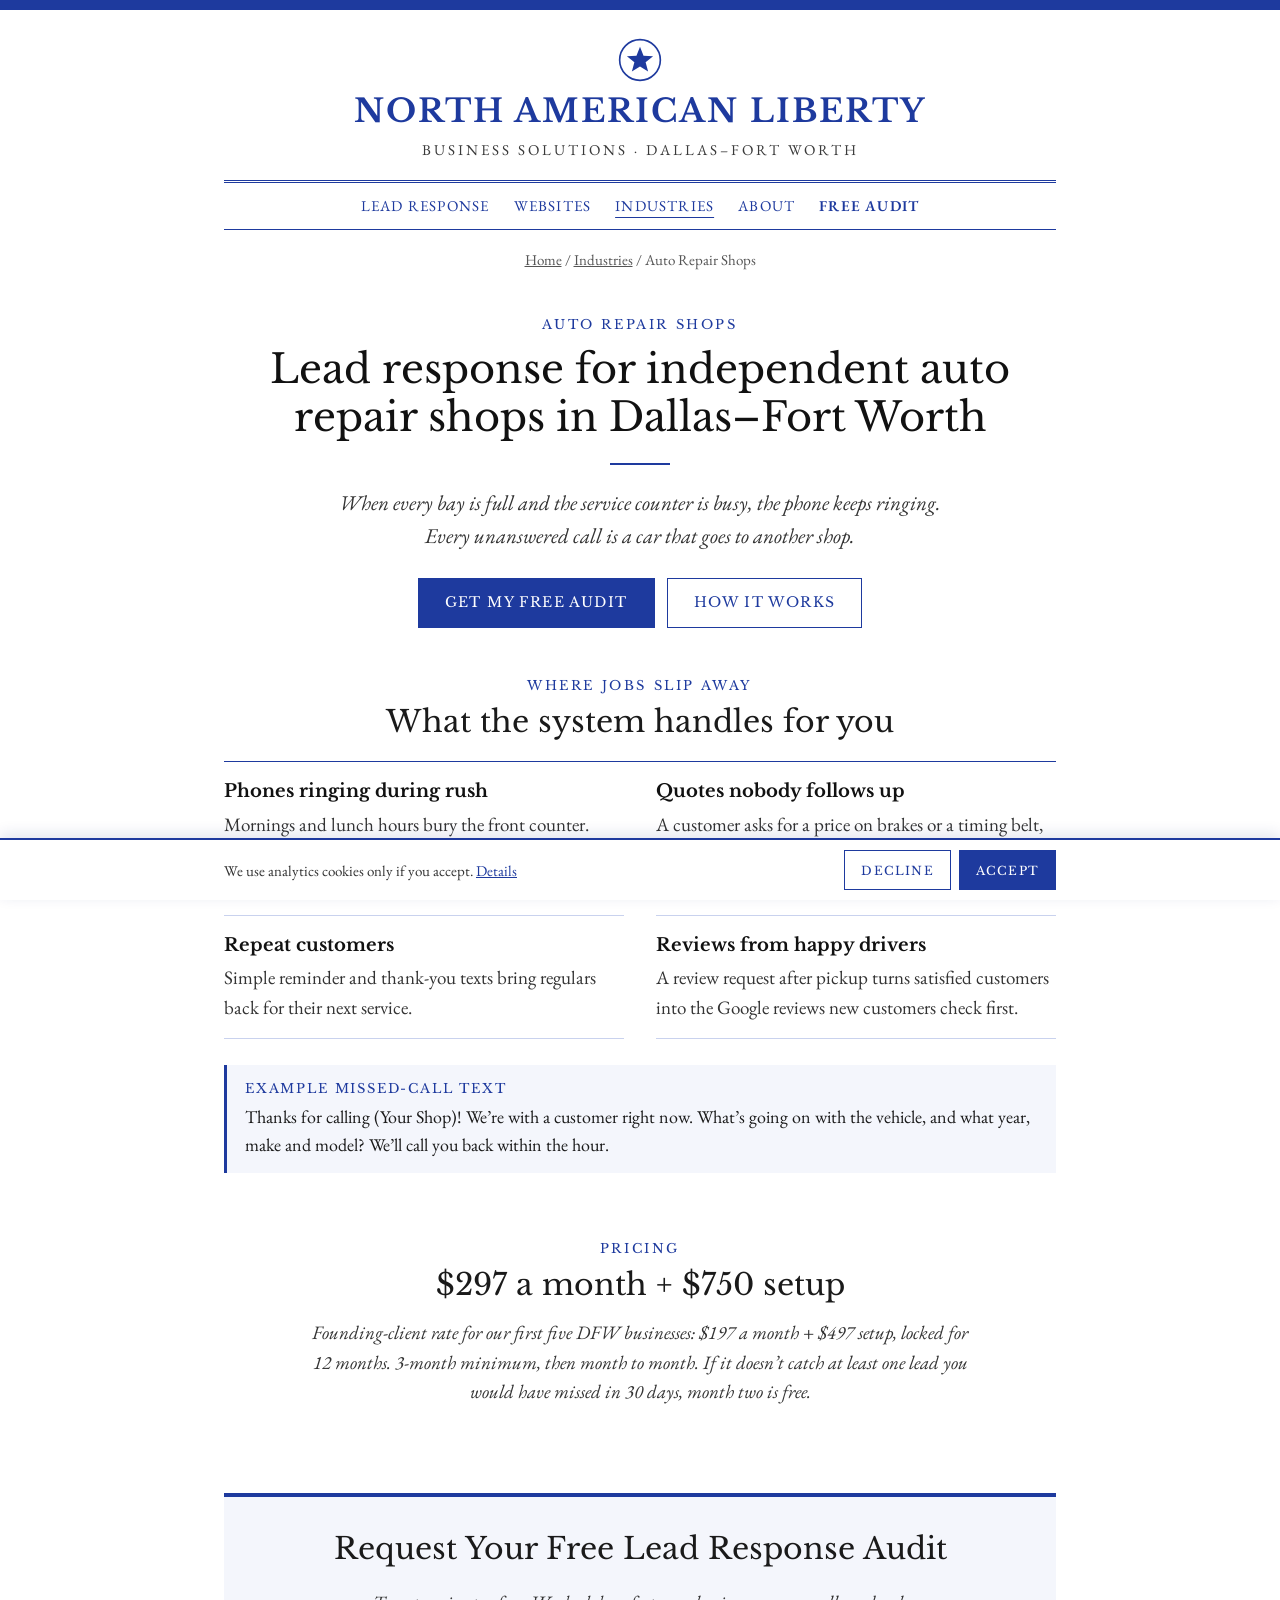
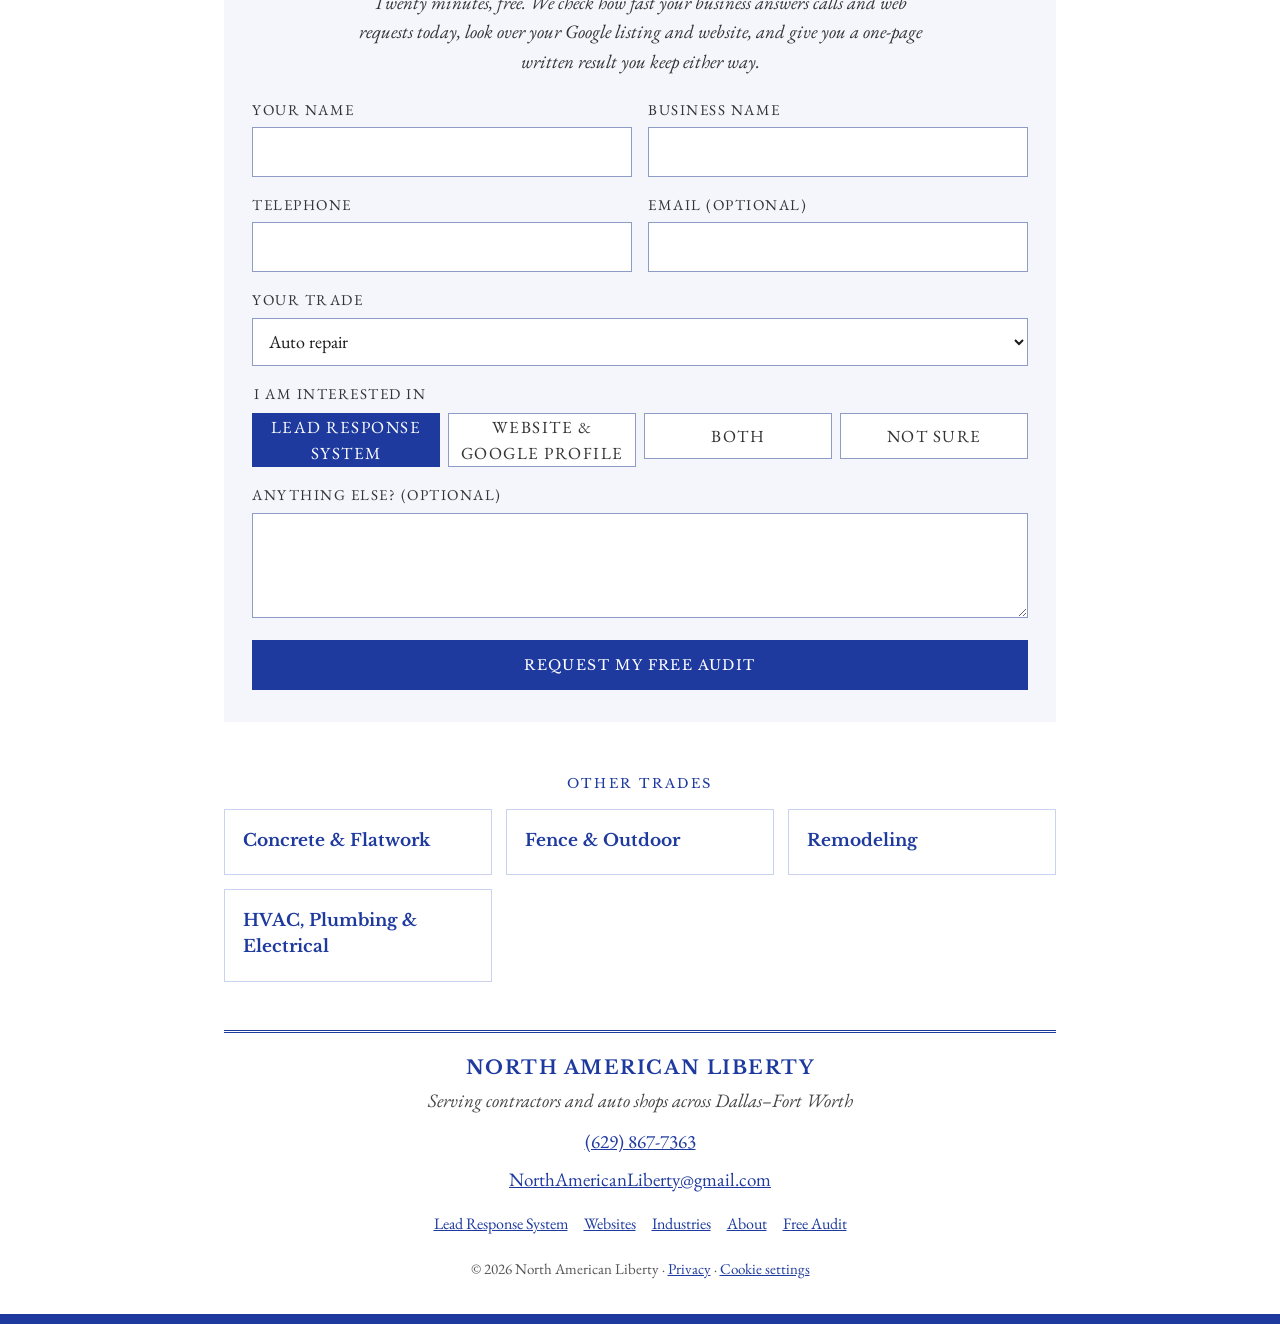
<file: industries/auto-repair-shops/index.html>
<!doctype html>
<html lang="en">
<head>
<meta charset="utf-8">
<meta name="viewport" content="width=device-width, initial-scale=1">
<title>Independent Auto Repair Shops: Missed-Call Text-Back &amp; Follow-Up in DFW | North American Liberty</title>
<meta name="description" content="When every bay is full and the service counter is busy, the phone keeps ringing. Every unanswered call is a car that goes to another shop.">
<link rel="canonical" href="https://northamericanliberty.com/industries/auto-repair-shops/">
<meta property="og:type" content="website">
<meta property="og:site_name" content="North American Liberty">
<meta property="og:title" content="Independent Auto Repair Shops: Missed-Call Text-Back &amp; Follow-Up in DFW | North American Liberty">
<meta property="og:description" content="When every bay is full and the service counter is busy, the phone keeps ringing. Every unanswered call is a car that goes to another shop.">
<meta property="og:url" content="https://northamericanliberty.com/industries/auto-repair-shops/">
<meta property="og:image" content="https://northamericanliberty.com/assets/og.png">
<meta name="twitter:card" content="summary_large_image">
<meta name="theme-color" content="#1E3A9E">
<link rel="icon" href="/favicon.svg" type="image/svg+xml">
<link rel="apple-touch-icon" href="/assets/apple-touch-icon.png">
<link rel="preconnect" href="https://fonts.googleapis.com">
<link rel="preconnect" href="https://fonts.gstatic.com" crossorigin>
<link href="https://fonts.googleapis.com/css2?family=Libre+Baskerville:ital,wght@0,400;0,700;1,400&family=EB+Garamond:ital,wght@0,400;0,500;0,600;1,400&display=swap" rel="stylesheet">
<link rel="stylesheet" href="/assets/site.css">
<script type="application/ld+json">{"@context": "https://schema.org", "@graph": [{"@type": "ProfessionalService", "@id": "https://northamericanliberty.com/#business", "name": "North American Liberty", "url": "https://northamericanliberty.com/", "logo": "https://northamericanliberty.com/assets/icon-512.png", "image": "https://northamericanliberty.com/assets/og.png", "telephone": "+1-629-867-7363", "email": "NorthAmericanLiberty@gmail.com", "description": "Missed-call text-back, estimate follow-up, review requests, websites and Google Business Profile setup for Dallas–Fort Worth contractors and auto repair shops.", "areaServed": [{"@type": "City", "name": "Dallas"}, {"@type": "City", "name": "Fort Worth"}, {"@type": "Place", "name": "Dallas–Fort Worth metroplex"}], "address": {"@type": "PostalAddress", "addressLocality": "Dallas", "addressRegion": "TX", "addressCountry": "US"}, "founder": {"@type": "Person", "name": "Richard Russell"}, "priceRange": "$$"}, {"@type": "Service", "name": "Lead Response System for Independent Auto Repair Shops", "provider": {"@id": "https://northamericanliberty.com/#business"}, "areaServed": "Dallas–Fort Worth, TX", "audience": {"@type": "BusinessAudience", "name": "Independent Auto Repair Shops"}, "offers": {"@type": "Offer", "price": "297", "priceCurrency": "USD", "description": "$297 per month plus $750 one-time setup"}}, {"@type": "BreadcrumbList", "itemListElement": [{"@type": "ListItem", "position": 1, "name": "Home", "item": "https://northamericanliberty.com/"}, {"@type": "ListItem", "position": 2, "name": "Industries", "item": "https://northamericanliberty.com/industries/"}, {"@type": "ListItem", "position": 3, "name": "Auto Repair Shops", "item": "https://northamericanliberty.com/industries/auto-repair-shops/"}]}]}</script>
</head>
<body>
<a class="skip" href="#main">Skip to content</a>
<div class="bar"></div>
<div class="wrap">
<header>
<svg class="seal" aria-hidden="true" width="44" height="44" viewBox="0 0 40 40" fill="none"><circle cx="20" cy="20" r="18.5" stroke="#1E3A9E" stroke-width="1.5"/><path d="M20 8l3.2 8.1 8.7.5-6.8 5.5 2.3 8.4L20 25.8l-7.4 4.7 2.3-8.4-6.8-5.5 8.7-.5z" fill="#1E3A9E"/></svg>
<a class="brand" href="/">North American Liberty</a>
<div class="sub">Business Solutions · Dallas–Fort Worth</div>
<nav aria-label="Main">
<a href="/lead-response-system/">Lead Response</a>
<a href="/websites/">Websites</a>
<a href="/industries/" aria-current=page>Industries</a>
<a href="/about/">About</a>
<a href="/free-audit/" class=nav-cta>Free Audit</a>
</nav>
<div class="crumbs"><a href="/">Home</a> / <a href="/industries/">Industries</a> / Auto Repair Shops</div>
</header>
</div>
<main id="main">
<div class="wrap">
<div class="hero page">
<div class="eyebrow">Auto Repair Shops</div>
<h1>Lead response for independent auto repair shops in Dallas–Fort Worth</h1>
<div class="short-rule"></div>
<p class="lede">When every bay is full and the service counter is busy, the phone keeps ringing. Every unanswered call is a car that goes to another shop.</p>
<div class="actions"><a class="btn" href="#audit">Get My Free Audit</a><a class="btn outline" href="/lead-response-system/">How It Works</a></div>
</div>
<section style="padding-top:0">
<div class="eyebrow center">Where Jobs Slip Away</div>
<h2 class="center">What the system handles for you</h2>
<div class="features"><div class="feat"><h3>Phones ringing during rush</h3><p>Mornings and lunch hours bury the front counter. Missed-call text-back gets back to every caller right away, so they book with you instead of the next shop.</p></div><div class="feat"><h3>Quotes nobody follows up</h3><p>A customer asks for a price on brakes or a timing belt, then goes quiet. Automatic follow-up brings them back before they shop around.</p></div><div class="feat"><h3>Repeat customers</h3><p>Simple reminder and thank-you texts bring regulars back for their next service.</p></div><div class="feat"><h3>Reviews from happy drivers</h3><p>A review request after pickup turns satisfied customers into the Google reviews new customers check first.</p></div></div>
<div class="sample" style="margin-top:26px"><span class="who">Example missed-call text</span>Thanks for calling (Your Shop)! We&rsquo;re with a customer right now. What&rsquo;s going on with the vehicle, and what year, make and model? We&rsquo;ll call you back within the hour.</div>

</section>
<section>
<div class="eyebrow center">Pricing</div>
<h2 class="center">$297 a month + $750 setup</h2>
<p class="intro">Founding-client rate for our first five DFW businesses: $197 a month + $497 setup, locked for 12 months. 3-month minimum, then month to month. If it doesn&rsquo;t catch at least one lead you would have missed in 30 days, month two is free.</p>
</section>
<section id="audit">
<div class="contact">
<h2 class="center" style="margin-top:0">Request Your Free Lead Response Audit</h2>
<p class="lead">Twenty minutes, free. We check how fast your business answers calls and web requests today, look over your Google listing and website, and give you a one-page written result you keep either way.</p>
<form class="audit-form" action="https://formspree.io/f/xyekorry" method="POST">
<input type="hidden" name="_subject" value="New audit request from northamericanliberty.com">
<input type="hidden" name="page" value="">
<p class="hp"><label>Leave this empty <input name="_gotcha" tabindex="-1" autocomplete="off"></label></p>
<div class="fields">
<div class="field"><label for="f-name">Your Name</label><input id="f-name" name="name" type="text" autocomplete="name" required></div>
<div class="field"><label for="f-biz">Business Name</label><input id="f-biz" name="business" type="text" autocomplete="organization"></div>
<div class="field"><label for="f-phone">Telephone</label><input id="f-phone" name="phone" type="tel" autocomplete="tel" required></div>
<div class="field"><label for="f-email">Email (optional)</label><input id="f-email" name="email" type="email" autocomplete="email"></div>
<div class="field full"><label for="f-trade">Your Trade</label><select id="f-trade" name="trade"><option>Concrete &amp; flatwork</option><option>Fence &amp; outdoor</option><option>Remodeling</option><option selected>Auto repair</option><option>HVAC, plumbing or electrical</option><option>Other</option></select></div>
<fieldset>
<legend class="legend">I Am Interested In</legend>
<div class="choices"><label class="choice"><input type="radio" name="interest" value="Lead Response System" checked><span>Lead Response System</span></label><label class="choice"><input type="radio" name="interest" value="Website & Google Profile"><span>Website & Google Profile</span></label><label class="choice"><input type="radio" name="interest" value="Both"><span>Both</span></label><label class="choice"><input type="radio" name="interest" value="Not sure"><span>Not sure</span></label></div>
</fieldset>
<div class="field full"><label for="f-notes">Anything Else? (Optional)</label><textarea id="f-notes" name="notes" rows="3"></textarea></div>
<button class="btn submit" type="submit">Request My Free Audit</button>
</div>
</form>
<div class="form-thanks" hidden style="text-align:center">
<h3>Thank You</h3>
<p style="margin:0;color:var(--body)">Your request is in. We will call or text you within one business day to set a time.</p>
</div>
<p class="form-error" hidden>Something went wrong sending your request. Please call or text (629) 867-7363 or email NorthAmericanLiberty@gmail.com.</p>
</div>
</section>
<script>document.querySelectorAll('input[name=page]').forEach(function(i){i.value=location.pathname})</script>
<section><div class="eyebrow center">Other Trades</div><div class="cards" style="margin-top:14px"><a class="card" href="/industries/concrete-contractors/"><h3>Concrete &amp; Flatwork</h3></a><a class="card" href="/industries/fence-contractors/"><h3>Fence &amp; Outdoor</h3></a><a class="card" href="/industries/remodeling-contractors/"><h3>Remodeling</h3></a><a class="card" href="/industries/hvac-plumbing-electrical/"><h3>HVAC, Plumbing &amp; Electrical</h3></a></div></section>
</div>
</main>
<div class="wrap">
<footer>
<div class="rule"></div>
<div class="name">North American Liberty</div>
<div class="area">Serving contractors and auto shops across Dallas–Fort Worth</div>
<div><a href="tel:6298677363" data-loc="footer">(629) 867-7363</a></div>
<div><a href="mailto:NorthAmericanLiberty@gmail.com">NorthAmericanLiberty@gmail.com</a></div>
<div class="links"><a href="/lead-response-system/">Lead Response System</a><a href="/websites/">Websites</a><a href="/industries/">Industries</a><a href="/about/">About</a><a href="/free-audit/">Free Audit</a></div>
<div class="small">© 2026 North American Liberty · <a href="/privacy.html">Privacy</a><span id="cookie-link-wrap" hidden> · <button type="button" class="linkbtn" id="cookie-settings">Cookie settings</button></span></div>
</footer>
</div>
<div class="bar"></div>
<div class="mobilebar" aria-label="Quick contact">
<a href="tel:6298677363" data-loc="mobilebar">Call</a>
<a href="sms:6298677363" data-loc="mobilebar">Text</a>
<a href="/free-audit/">Free Audit</a>
</div>
<div class="consent" id="consent" role="region" aria-label="Cookie choice" hidden>
<div class="wrap">
<p>We use analytics cookies only if you accept. <a href="/privacy.html">Details</a></p>
<div class="btns">
<button type="button" class="btn outline" id="consent-deny">Decline</button>
<button type="button" class="btn" id="consent-accept">Accept</button>
</div>
</div>
</div>
<script src="/assets/site.js" defer></script>
</body>
</html>
</file>
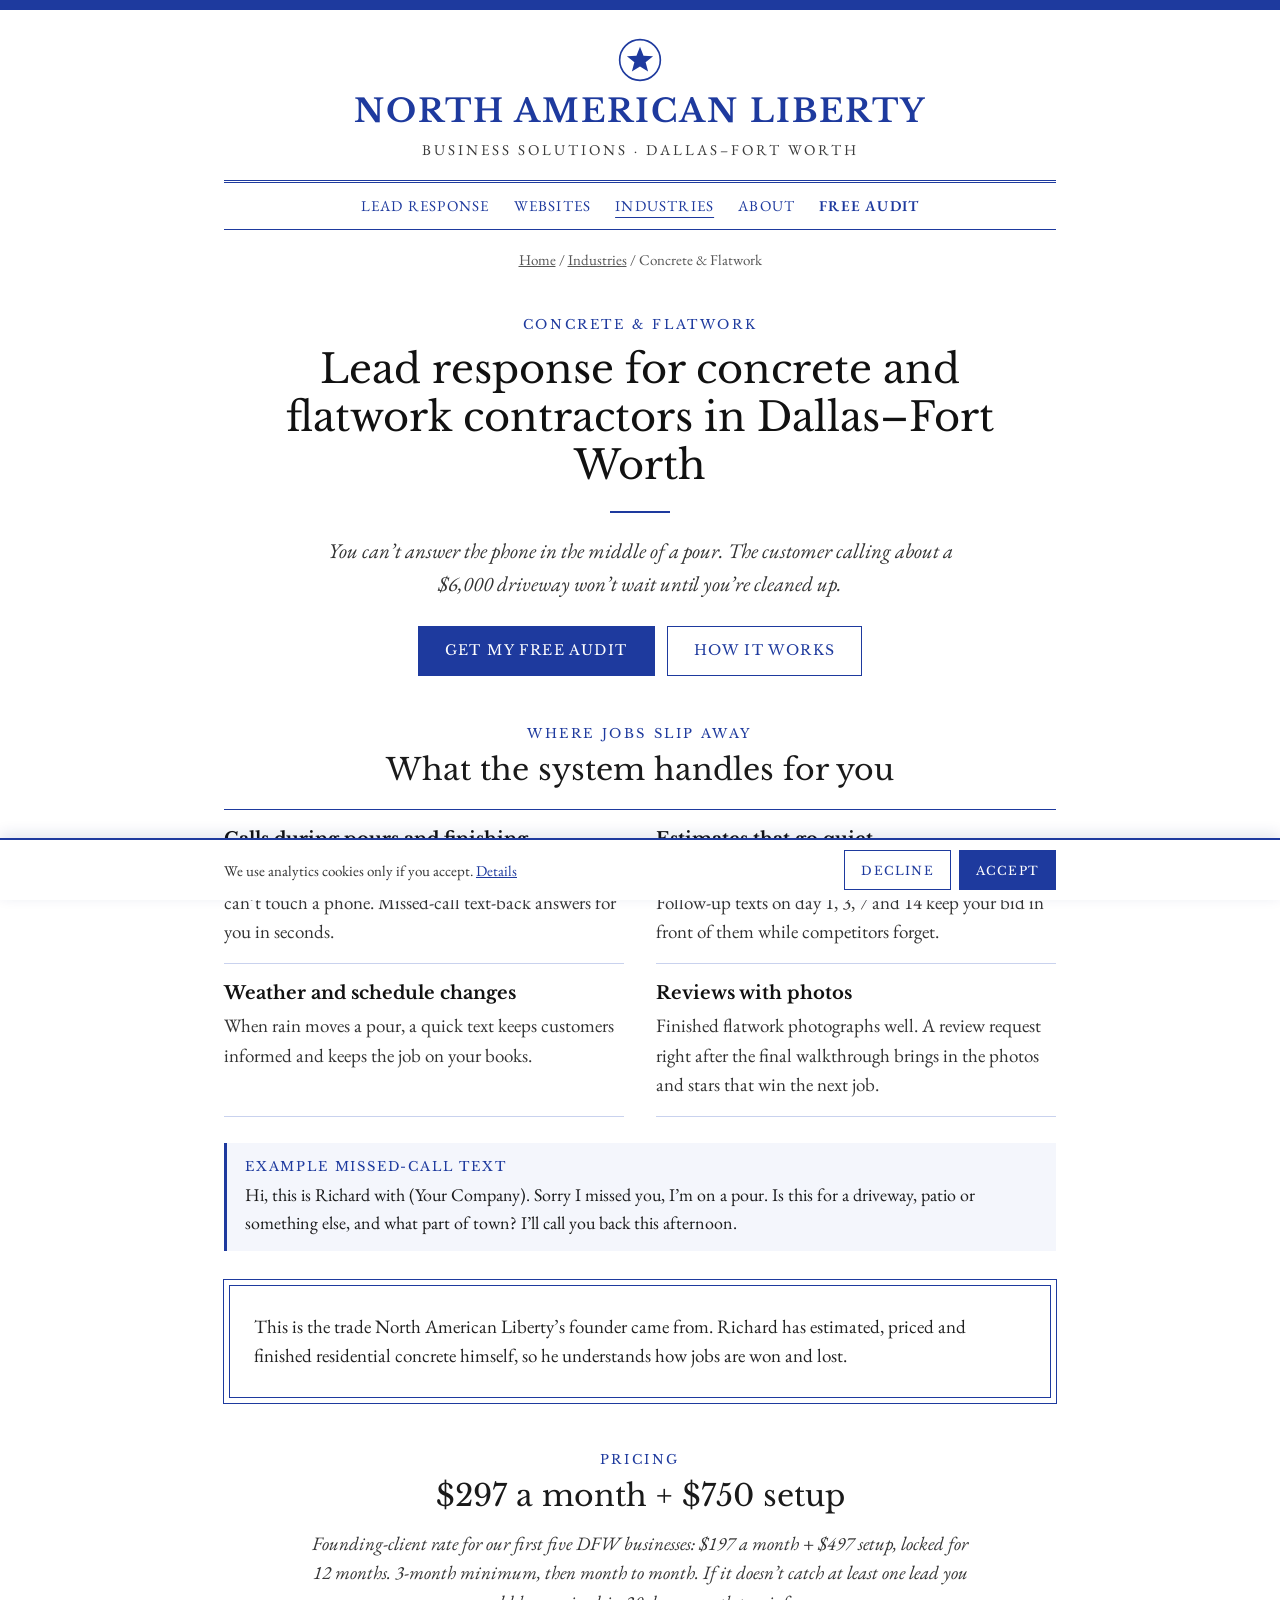
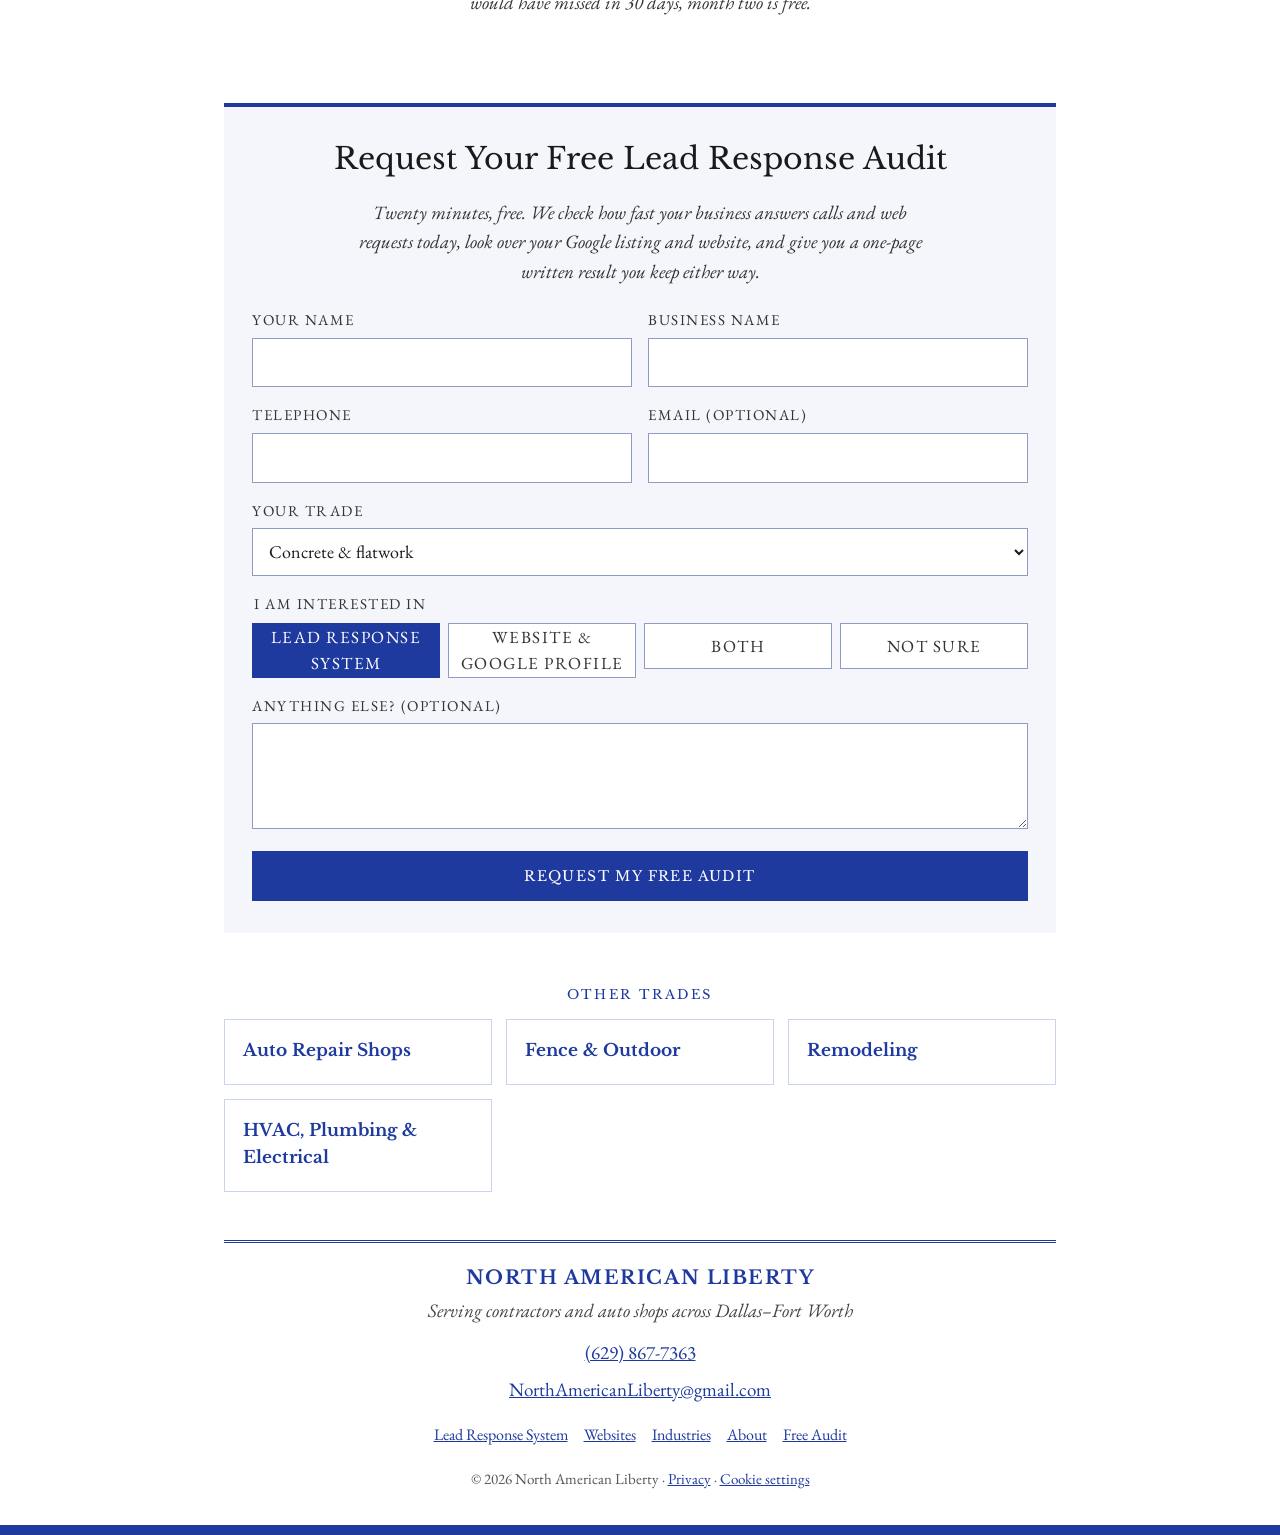
<file: industries/concrete-contractors/index.html>
<!doctype html>
<html lang="en">
<head>
<meta charset="utf-8">
<meta name="viewport" content="width=device-width, initial-scale=1">
<title>Concrete &amp; Flatwork Contractors: Missed-Call Text-Back &amp; Follow-Up in DFW | North American Liberty</title>
<meta name="description" content="You can’t answer the phone in the middle of a pour. The customer calling about a $6,000 driveway won’t wait until you’re cleaned up.">
<link rel="canonical" href="https://northamericanliberty.com/industries/concrete-contractors/">
<meta property="og:type" content="website">
<meta property="og:site_name" content="North American Liberty">
<meta property="og:title" content="Concrete &amp; Flatwork Contractors: Missed-Call Text-Back &amp; Follow-Up in DFW | North American Liberty">
<meta property="og:description" content="You can’t answer the phone in the middle of a pour. The customer calling about a $6,000 driveway won’t wait until you’re cleaned up.">
<meta property="og:url" content="https://northamericanliberty.com/industries/concrete-contractors/">
<meta property="og:image" content="https://northamericanliberty.com/assets/og.png">
<meta name="twitter:card" content="summary_large_image">
<meta name="theme-color" content="#1E3A9E">
<link rel="icon" href="/favicon.svg" type="image/svg+xml">
<link rel="apple-touch-icon" href="/assets/apple-touch-icon.png">
<link rel="preconnect" href="https://fonts.googleapis.com">
<link rel="preconnect" href="https://fonts.gstatic.com" crossorigin>
<link href="https://fonts.googleapis.com/css2?family=Libre+Baskerville:ital,wght@0,400;0,700;1,400&family=EB+Garamond:ital,wght@0,400;0,500;0,600;1,400&display=swap" rel="stylesheet">
<link rel="stylesheet" href="/assets/site.css">
<script type="application/ld+json">{"@context": "https://schema.org", "@graph": [{"@type": "ProfessionalService", "@id": "https://northamericanliberty.com/#business", "name": "North American Liberty", "url": "https://northamericanliberty.com/", "logo": "https://northamericanliberty.com/assets/icon-512.png", "image": "https://northamericanliberty.com/assets/og.png", "telephone": "+1-629-867-7363", "email": "NorthAmericanLiberty@gmail.com", "description": "Missed-call text-back, estimate follow-up, review requests, websites and Google Business Profile setup for Dallas–Fort Worth contractors and auto repair shops.", "areaServed": [{"@type": "City", "name": "Dallas"}, {"@type": "City", "name": "Fort Worth"}, {"@type": "Place", "name": "Dallas–Fort Worth metroplex"}], "address": {"@type": "PostalAddress", "addressLocality": "Dallas", "addressRegion": "TX", "addressCountry": "US"}, "founder": {"@type": "Person", "name": "Richard Russell"}, "priceRange": "$$"}, {"@type": "Service", "name": "Lead Response System for Concrete & Flatwork Contractors", "provider": {"@id": "https://northamericanliberty.com/#business"}, "areaServed": "Dallas–Fort Worth, TX", "audience": {"@type": "BusinessAudience", "name": "Concrete & Flatwork Contractors"}, "offers": {"@type": "Offer", "price": "297", "priceCurrency": "USD", "description": "$297 per month plus $750 one-time setup"}}, {"@type": "BreadcrumbList", "itemListElement": [{"@type": "ListItem", "position": 1, "name": "Home", "item": "https://northamericanliberty.com/"}, {"@type": "ListItem", "position": 2, "name": "Industries", "item": "https://northamericanliberty.com/industries/"}, {"@type": "ListItem", "position": 3, "name": "Concrete & Flatwork", "item": "https://northamericanliberty.com/industries/concrete-contractors/"}]}]}</script>
</head>
<body>
<a class="skip" href="#main">Skip to content</a>
<div class="bar"></div>
<div class="wrap">
<header>
<svg class="seal" aria-hidden="true" width="44" height="44" viewBox="0 0 40 40" fill="none"><circle cx="20" cy="20" r="18.5" stroke="#1E3A9E" stroke-width="1.5"/><path d="M20 8l3.2 8.1 8.7.5-6.8 5.5 2.3 8.4L20 25.8l-7.4 4.7 2.3-8.4-6.8-5.5 8.7-.5z" fill="#1E3A9E"/></svg>
<a class="brand" href="/">North American Liberty</a>
<div class="sub">Business Solutions · Dallas–Fort Worth</div>
<nav aria-label="Main">
<a href="/lead-response-system/">Lead Response</a>
<a href="/websites/">Websites</a>
<a href="/industries/" aria-current=page>Industries</a>
<a href="/about/">About</a>
<a href="/free-audit/" class=nav-cta>Free Audit</a>
</nav>
<div class="crumbs"><a href="/">Home</a> / <a href="/industries/">Industries</a> / Concrete &amp; Flatwork</div>
</header>
</div>
<main id="main">
<div class="wrap">
<div class="hero page">
<div class="eyebrow">Concrete &amp; Flatwork</div>
<h1>Lead response for concrete and flatwork contractors in Dallas–Fort Worth</h1>
<div class="short-rule"></div>
<p class="lede">You can&rsquo;t answer the phone in the middle of a pour. The customer calling about a $6,000 driveway won&rsquo;t wait until you&rsquo;re cleaned up.</p>
<div class="actions"><a class="btn" href="#audit">Get My Free Audit</a><a class="btn outline" href="/lead-response-system/">How It Works</a></div>
</div>
<section style="padding-top:0">
<div class="eyebrow center">Where Jobs Slip Away</div>
<h2 class="center">What the system handles for you</h2>
<div class="features"><div class="feat"><h3>Calls during pours and finishing</h3><p>The busiest hours of your day are the ones when you can&rsquo;t touch a phone. Missed-call text-back answers for you in seconds.</p></div><div class="feat"><h3>Estimates that go quiet</h3><p>Homeowners collect two or three bids, then stall. Follow-up texts on day 1, 3, 7 and 14 keep your bid in front of them while competitors forget.</p></div><div class="feat"><h3>Weather and schedule changes</h3><p>When rain moves a pour, a quick text keeps customers informed and keeps the job on your books.</p></div><div class="feat"><h3>Reviews with photos</h3><p>Finished flatwork photographs well. A review request right after the final walkthrough brings in the photos and stars that win the next job.</p></div></div>
<div class="sample" style="margin-top:26px"><span class="who">Example missed-call text</span>Hi, this is Richard with (Your Company). Sorry I missed you, I&rsquo;m on a pour. Is this for a driveway, patio or something else, and what part of town? I&rsquo;ll call you back this afternoon.</div>
<div class="founder" style="margin-top:34px"><p style="margin:0">This is the trade North American Liberty&rsquo;s founder came from. Richard has estimated, priced and finished residential concrete himself, so he understands how jobs are won and lost.</p></div>
</section>
<section>
<div class="eyebrow center">Pricing</div>
<h2 class="center">$297 a month + $750 setup</h2>
<p class="intro">Founding-client rate for our first five DFW businesses: $197 a month + $497 setup, locked for 12 months. 3-month minimum, then month to month. If it doesn&rsquo;t catch at least one lead you would have missed in 30 days, month two is free.</p>
</section>
<section id="audit">
<div class="contact">
<h2 class="center" style="margin-top:0">Request Your Free Lead Response Audit</h2>
<p class="lead">Twenty minutes, free. We check how fast your business answers calls and web requests today, look over your Google listing and website, and give you a one-page written result you keep either way.</p>
<form class="audit-form" action="https://formspree.io/f/xyekorry" method="POST">
<input type="hidden" name="_subject" value="New audit request from northamericanliberty.com">
<input type="hidden" name="page" value="">
<p class="hp"><label>Leave this empty <input name="_gotcha" tabindex="-1" autocomplete="off"></label></p>
<div class="fields">
<div class="field"><label for="f-name">Your Name</label><input id="f-name" name="name" type="text" autocomplete="name" required></div>
<div class="field"><label for="f-biz">Business Name</label><input id="f-biz" name="business" type="text" autocomplete="organization"></div>
<div class="field"><label for="f-phone">Telephone</label><input id="f-phone" name="phone" type="tel" autocomplete="tel" required></div>
<div class="field"><label for="f-email">Email (optional)</label><input id="f-email" name="email" type="email" autocomplete="email"></div>
<div class="field full"><label for="f-trade">Your Trade</label><select id="f-trade" name="trade"><option selected>Concrete &amp; flatwork</option><option>Fence &amp; outdoor</option><option>Remodeling</option><option>Auto repair</option><option>HVAC, plumbing or electrical</option><option>Other</option></select></div>
<fieldset>
<legend class="legend">I Am Interested In</legend>
<div class="choices"><label class="choice"><input type="radio" name="interest" value="Lead Response System" checked><span>Lead Response System</span></label><label class="choice"><input type="radio" name="interest" value="Website & Google Profile"><span>Website & Google Profile</span></label><label class="choice"><input type="radio" name="interest" value="Both"><span>Both</span></label><label class="choice"><input type="radio" name="interest" value="Not sure"><span>Not sure</span></label></div>
</fieldset>
<div class="field full"><label for="f-notes">Anything Else? (Optional)</label><textarea id="f-notes" name="notes" rows="3"></textarea></div>
<button class="btn submit" type="submit">Request My Free Audit</button>
</div>
</form>
<div class="form-thanks" hidden style="text-align:center">
<h3>Thank You</h3>
<p style="margin:0;color:var(--body)">Your request is in. We will call or text you within one business day to set a time.</p>
</div>
<p class="form-error" hidden>Something went wrong sending your request. Please call or text (629) 867-7363 or email NorthAmericanLiberty@gmail.com.</p>
</div>
</section>
<script>document.querySelectorAll('input[name=page]').forEach(function(i){i.value=location.pathname})</script>
<section><div class="eyebrow center">Other Trades</div><div class="cards" style="margin-top:14px"><a class="card" href="/industries/auto-repair-shops/"><h3>Auto Repair Shops</h3></a><a class="card" href="/industries/fence-contractors/"><h3>Fence &amp; Outdoor</h3></a><a class="card" href="/industries/remodeling-contractors/"><h3>Remodeling</h3></a><a class="card" href="/industries/hvac-plumbing-electrical/"><h3>HVAC, Plumbing &amp; Electrical</h3></a></div></section>
</div>
</main>
<div class="wrap">
<footer>
<div class="rule"></div>
<div class="name">North American Liberty</div>
<div class="area">Serving contractors and auto shops across Dallas–Fort Worth</div>
<div><a href="tel:6298677363" data-loc="footer">(629) 867-7363</a></div>
<div><a href="mailto:NorthAmericanLiberty@gmail.com">NorthAmericanLiberty@gmail.com</a></div>
<div class="links"><a href="/lead-response-system/">Lead Response System</a><a href="/websites/">Websites</a><a href="/industries/">Industries</a><a href="/about/">About</a><a href="/free-audit/">Free Audit</a></div>
<div class="small">© 2026 North American Liberty · <a href="/privacy.html">Privacy</a><span id="cookie-link-wrap" hidden> · <button type="button" class="linkbtn" id="cookie-settings">Cookie settings</button></span></div>
</footer>
</div>
<div class="bar"></div>
<div class="mobilebar" aria-label="Quick contact">
<a href="tel:6298677363" data-loc="mobilebar">Call</a>
<a href="sms:6298677363" data-loc="mobilebar">Text</a>
<a href="/free-audit/">Free Audit</a>
</div>
<div class="consent" id="consent" role="region" aria-label="Cookie choice" hidden>
<div class="wrap">
<p>We use analytics cookies only if you accept. <a href="/privacy.html">Details</a></p>
<div class="btns">
<button type="button" class="btn outline" id="consent-deny">Decline</button>
<button type="button" class="btn" id="consent-accept">Accept</button>
</div>
</div>
</div>
<script src="/assets/site.js" defer></script>
</body>
</html>
</file>
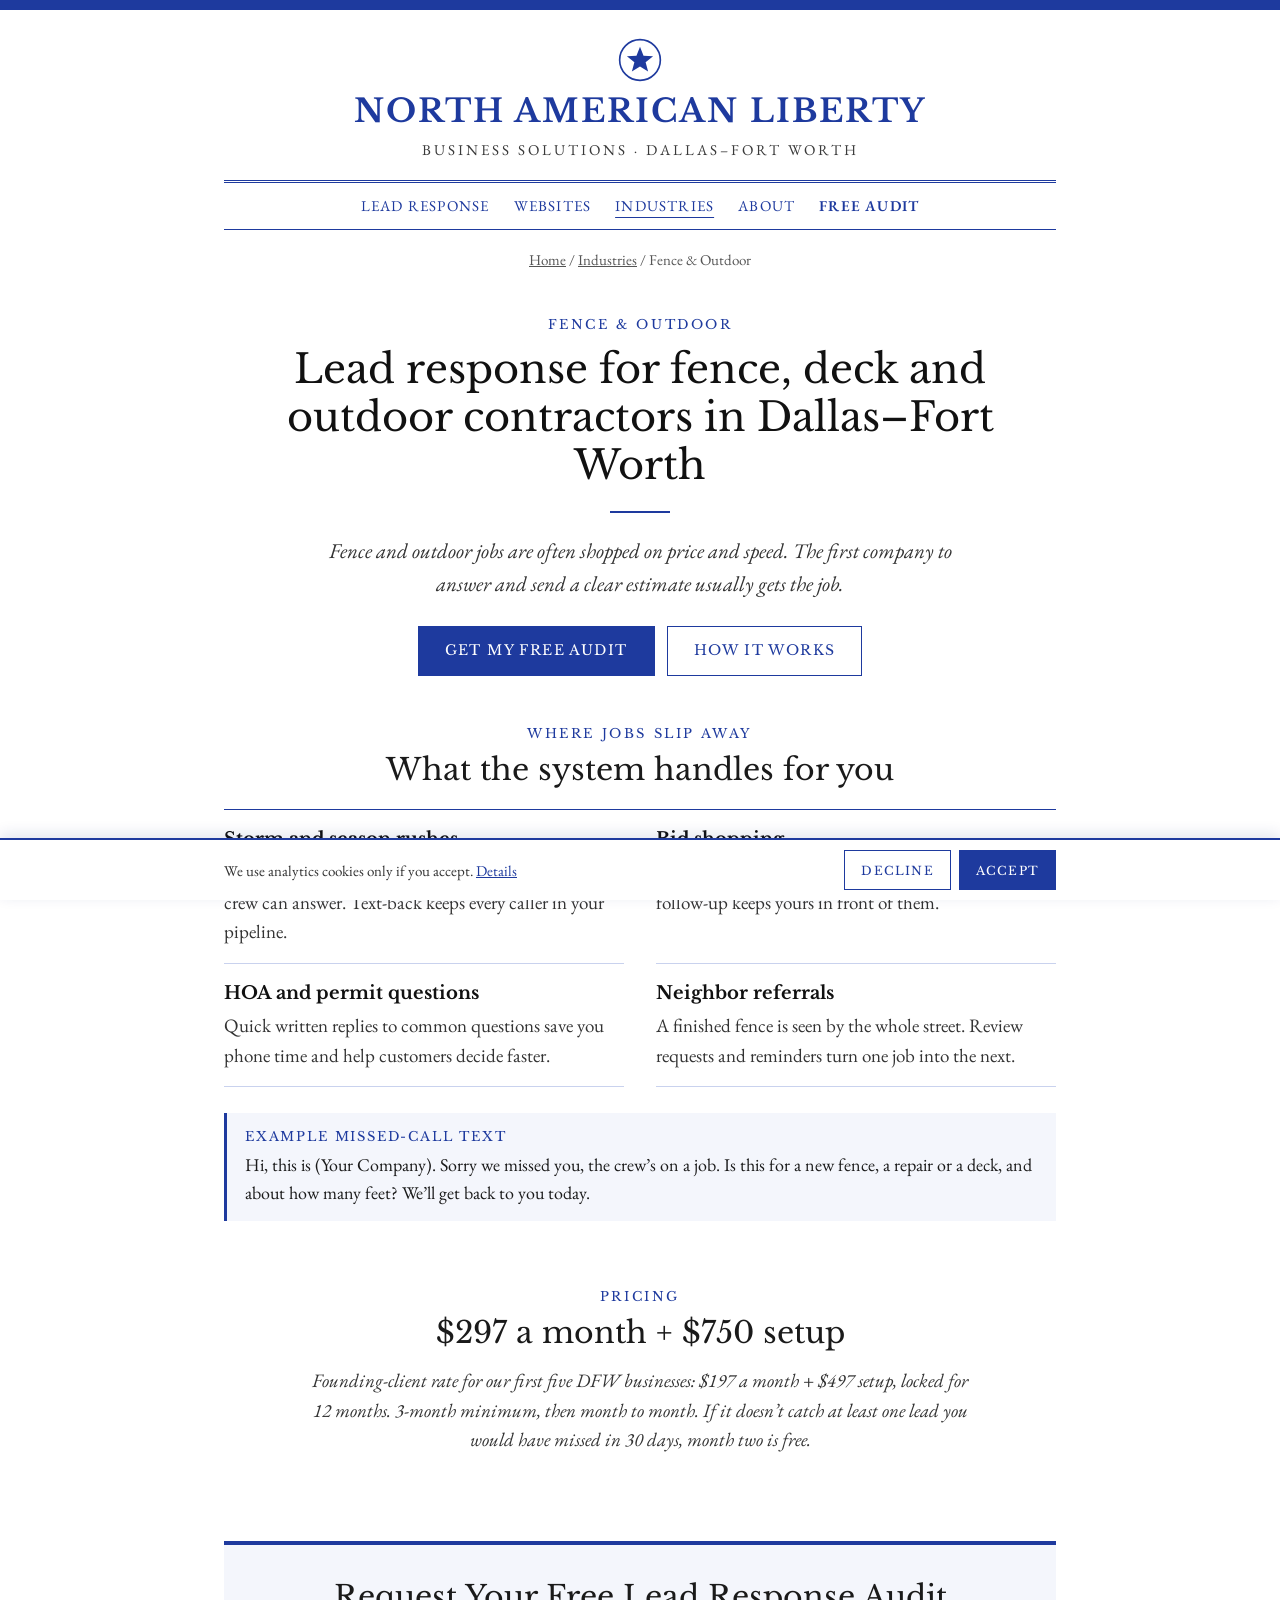
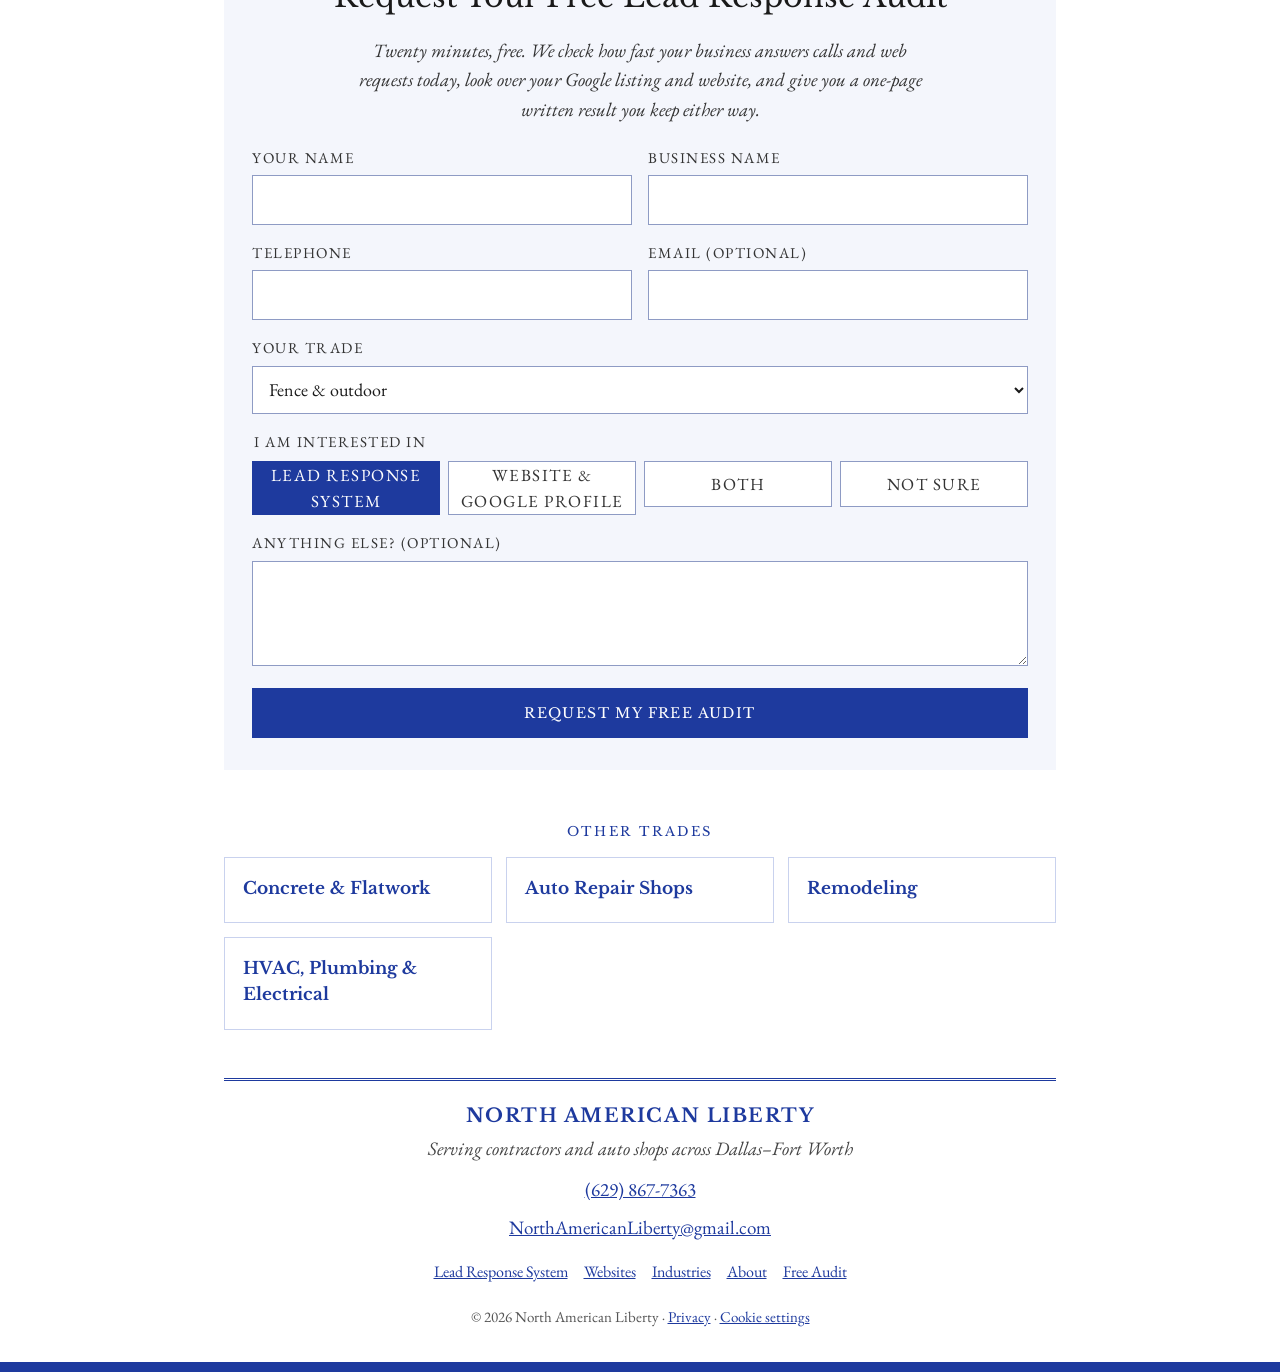
<file: industries/fence-contractors/index.html>
<!doctype html>
<html lang="en">
<head>
<meta charset="utf-8">
<meta name="viewport" content="width=device-width, initial-scale=1">
<title>Fence &amp; Outdoor Contractors: Missed-Call Text-Back &amp; Follow-Up in DFW | North American Liberty</title>
<meta name="description" content="Fence and outdoor jobs are often shopped on price and speed. The first company to answer and send a clear estimate usually gets the job.">
<link rel="canonical" href="https://northamericanliberty.com/industries/fence-contractors/">
<meta property="og:type" content="website">
<meta property="og:site_name" content="North American Liberty">
<meta property="og:title" content="Fence &amp; Outdoor Contractors: Missed-Call Text-Back &amp; Follow-Up in DFW | North American Liberty">
<meta property="og:description" content="Fence and outdoor jobs are often shopped on price and speed. The first company to answer and send a clear estimate usually gets the job.">
<meta property="og:url" content="https://northamericanliberty.com/industries/fence-contractors/">
<meta property="og:image" content="https://northamericanliberty.com/assets/og.png">
<meta name="twitter:card" content="summary_large_image">
<meta name="theme-color" content="#1E3A9E">
<link rel="icon" href="/favicon.svg" type="image/svg+xml">
<link rel="apple-touch-icon" href="/assets/apple-touch-icon.png">
<link rel="preconnect" href="https://fonts.googleapis.com">
<link rel="preconnect" href="https://fonts.gstatic.com" crossorigin>
<link href="https://fonts.googleapis.com/css2?family=Libre+Baskerville:ital,wght@0,400;0,700;1,400&family=EB+Garamond:ital,wght@0,400;0,500;0,600;1,400&display=swap" rel="stylesheet">
<link rel="stylesheet" href="/assets/site.css">
<script type="application/ld+json">{"@context": "https://schema.org", "@graph": [{"@type": "ProfessionalService", "@id": "https://northamericanliberty.com/#business", "name": "North American Liberty", "url": "https://northamericanliberty.com/", "logo": "https://northamericanliberty.com/assets/icon-512.png", "image": "https://northamericanliberty.com/assets/og.png", "telephone": "+1-629-867-7363", "email": "NorthAmericanLiberty@gmail.com", "description": "Missed-call text-back, estimate follow-up, review requests, websites and Google Business Profile setup for Dallas–Fort Worth contractors and auto repair shops.", "areaServed": [{"@type": "City", "name": "Dallas"}, {"@type": "City", "name": "Fort Worth"}, {"@type": "Place", "name": "Dallas–Fort Worth metroplex"}], "address": {"@type": "PostalAddress", "addressLocality": "Dallas", "addressRegion": "TX", "addressCountry": "US"}, "founder": {"@type": "Person", "name": "Richard Russell"}, "priceRange": "$$"}, {"@type": "Service", "name": "Lead Response System for Fence & Outdoor Contractors", "provider": {"@id": "https://northamericanliberty.com/#business"}, "areaServed": "Dallas–Fort Worth, TX", "audience": {"@type": "BusinessAudience", "name": "Fence & Outdoor Contractors"}, "offers": {"@type": "Offer", "price": "297", "priceCurrency": "USD", "description": "$297 per month plus $750 one-time setup"}}, {"@type": "BreadcrumbList", "itemListElement": [{"@type": "ListItem", "position": 1, "name": "Home", "item": "https://northamericanliberty.com/"}, {"@type": "ListItem", "position": 2, "name": "Industries", "item": "https://northamericanliberty.com/industries/"}, {"@type": "ListItem", "position": 3, "name": "Fence & Outdoor", "item": "https://northamericanliberty.com/industries/fence-contractors/"}]}]}</script>
</head>
<body>
<a class="skip" href="#main">Skip to content</a>
<div class="bar"></div>
<div class="wrap">
<header>
<svg class="seal" aria-hidden="true" width="44" height="44" viewBox="0 0 40 40" fill="none"><circle cx="20" cy="20" r="18.5" stroke="#1E3A9E" stroke-width="1.5"/><path d="M20 8l3.2 8.1 8.7.5-6.8 5.5 2.3 8.4L20 25.8l-7.4 4.7 2.3-8.4-6.8-5.5 8.7-.5z" fill="#1E3A9E"/></svg>
<a class="brand" href="/">North American Liberty</a>
<div class="sub">Business Solutions · Dallas–Fort Worth</div>
<nav aria-label="Main">
<a href="/lead-response-system/">Lead Response</a>
<a href="/websites/">Websites</a>
<a href="/industries/" aria-current=page>Industries</a>
<a href="/about/">About</a>
<a href="/free-audit/" class=nav-cta>Free Audit</a>
</nav>
<div class="crumbs"><a href="/">Home</a> / <a href="/industries/">Industries</a> / Fence &amp; Outdoor</div>
</header>
</div>
<main id="main">
<div class="wrap">
<div class="hero page">
<div class="eyebrow">Fence &amp; Outdoor</div>
<h1>Lead response for fence, deck and outdoor contractors in Dallas–Fort Worth</h1>
<div class="short-rule"></div>
<p class="lede">Fence and outdoor jobs are often shopped on price and speed. The first company to answer and send a clear estimate usually gets the job.</p>
<div class="actions"><a class="btn" href="#audit">Get My Free Audit</a><a class="btn outline" href="/lead-response-system/">How It Works</a></div>
</div>
<section style="padding-top:0">
<div class="eyebrow center">Where Jobs Slip Away</div>
<h2 class="center">What the system handles for you</h2>
<div class="features"><div class="feat"><h3>Storm and season rushes</h3><p>After a storm or in spring, calls pile up faster than any crew can answer. Text-back keeps every caller in your pipeline.</p></div><div class="feat"><h3>Bid shopping</h3><p>Homeowners compare several bids. Polite, steady follow-up keeps yours in front of them.</p></div><div class="feat"><h3>HOA and permit questions</h3><p>Quick written replies to common questions save you phone time and help customers decide faster.</p></div><div class="feat"><h3>Neighbor referrals</h3><p>A finished fence is seen by the whole street. Review requests and reminders turn one job into the next.</p></div></div>
<div class="sample" style="margin-top:26px"><span class="who">Example missed-call text</span>Hi, this is (Your Company). Sorry we missed you, the crew&rsquo;s on a job. Is this for a new fence, a repair or a deck, and about how many feet? We&rsquo;ll get back to you today.</div>

</section>
<section>
<div class="eyebrow center">Pricing</div>
<h2 class="center">$297 a month + $750 setup</h2>
<p class="intro">Founding-client rate for our first five DFW businesses: $197 a month + $497 setup, locked for 12 months. 3-month minimum, then month to month. If it doesn&rsquo;t catch at least one lead you would have missed in 30 days, month two is free.</p>
</section>
<section id="audit">
<div class="contact">
<h2 class="center" style="margin-top:0">Request Your Free Lead Response Audit</h2>
<p class="lead">Twenty minutes, free. We check how fast your business answers calls and web requests today, look over your Google listing and website, and give you a one-page written result you keep either way.</p>
<form class="audit-form" action="https://formspree.io/f/xyekorry" method="POST">
<input type="hidden" name="_subject" value="New audit request from northamericanliberty.com">
<input type="hidden" name="page" value="">
<p class="hp"><label>Leave this empty <input name="_gotcha" tabindex="-1" autocomplete="off"></label></p>
<div class="fields">
<div class="field"><label for="f-name">Your Name</label><input id="f-name" name="name" type="text" autocomplete="name" required></div>
<div class="field"><label for="f-biz">Business Name</label><input id="f-biz" name="business" type="text" autocomplete="organization"></div>
<div class="field"><label for="f-phone">Telephone</label><input id="f-phone" name="phone" type="tel" autocomplete="tel" required></div>
<div class="field"><label for="f-email">Email (optional)</label><input id="f-email" name="email" type="email" autocomplete="email"></div>
<div class="field full"><label for="f-trade">Your Trade</label><select id="f-trade" name="trade"><option>Concrete &amp; flatwork</option><option selected>Fence &amp; outdoor</option><option>Remodeling</option><option>Auto repair</option><option>HVAC, plumbing or electrical</option><option>Other</option></select></div>
<fieldset>
<legend class="legend">I Am Interested In</legend>
<div class="choices"><label class="choice"><input type="radio" name="interest" value="Lead Response System" checked><span>Lead Response System</span></label><label class="choice"><input type="radio" name="interest" value="Website & Google Profile"><span>Website & Google Profile</span></label><label class="choice"><input type="radio" name="interest" value="Both"><span>Both</span></label><label class="choice"><input type="radio" name="interest" value="Not sure"><span>Not sure</span></label></div>
</fieldset>
<div class="field full"><label for="f-notes">Anything Else? (Optional)</label><textarea id="f-notes" name="notes" rows="3"></textarea></div>
<button class="btn submit" type="submit">Request My Free Audit</button>
</div>
</form>
<div class="form-thanks" hidden style="text-align:center">
<h3>Thank You</h3>
<p style="margin:0;color:var(--body)">Your request is in. We will call or text you within one business day to set a time.</p>
</div>
<p class="form-error" hidden>Something went wrong sending your request. Please call or text (629) 867-7363 or email NorthAmericanLiberty@gmail.com.</p>
</div>
</section>
<script>document.querySelectorAll('input[name=page]').forEach(function(i){i.value=location.pathname})</script>
<section><div class="eyebrow center">Other Trades</div><div class="cards" style="margin-top:14px"><a class="card" href="/industries/concrete-contractors/"><h3>Concrete &amp; Flatwork</h3></a><a class="card" href="/industries/auto-repair-shops/"><h3>Auto Repair Shops</h3></a><a class="card" href="/industries/remodeling-contractors/"><h3>Remodeling</h3></a><a class="card" href="/industries/hvac-plumbing-electrical/"><h3>HVAC, Plumbing &amp; Electrical</h3></a></div></section>
</div>
</main>
<div class="wrap">
<footer>
<div class="rule"></div>
<div class="name">North American Liberty</div>
<div class="area">Serving contractors and auto shops across Dallas–Fort Worth</div>
<div><a href="tel:6298677363" data-loc="footer">(629) 867-7363</a></div>
<div><a href="mailto:NorthAmericanLiberty@gmail.com">NorthAmericanLiberty@gmail.com</a></div>
<div class="links"><a href="/lead-response-system/">Lead Response System</a><a href="/websites/">Websites</a><a href="/industries/">Industries</a><a href="/about/">About</a><a href="/free-audit/">Free Audit</a></div>
<div class="small">© 2026 North American Liberty · <a href="/privacy.html">Privacy</a><span id="cookie-link-wrap" hidden> · <button type="button" class="linkbtn" id="cookie-settings">Cookie settings</button></span></div>
</footer>
</div>
<div class="bar"></div>
<div class="mobilebar" aria-label="Quick contact">
<a href="tel:6298677363" data-loc="mobilebar">Call</a>
<a href="sms:6298677363" data-loc="mobilebar">Text</a>
<a href="/free-audit/">Free Audit</a>
</div>
<div class="consent" id="consent" role="region" aria-label="Cookie choice" hidden>
<div class="wrap">
<p>We use analytics cookies only if you accept. <a href="/privacy.html">Details</a></p>
<div class="btns">
<button type="button" class="btn outline" id="consent-deny">Decline</button>
<button type="button" class="btn" id="consent-accept">Accept</button>
</div>
</div>
</div>
<script src="/assets/site.js" defer></script>
</body>
</html>
</file>
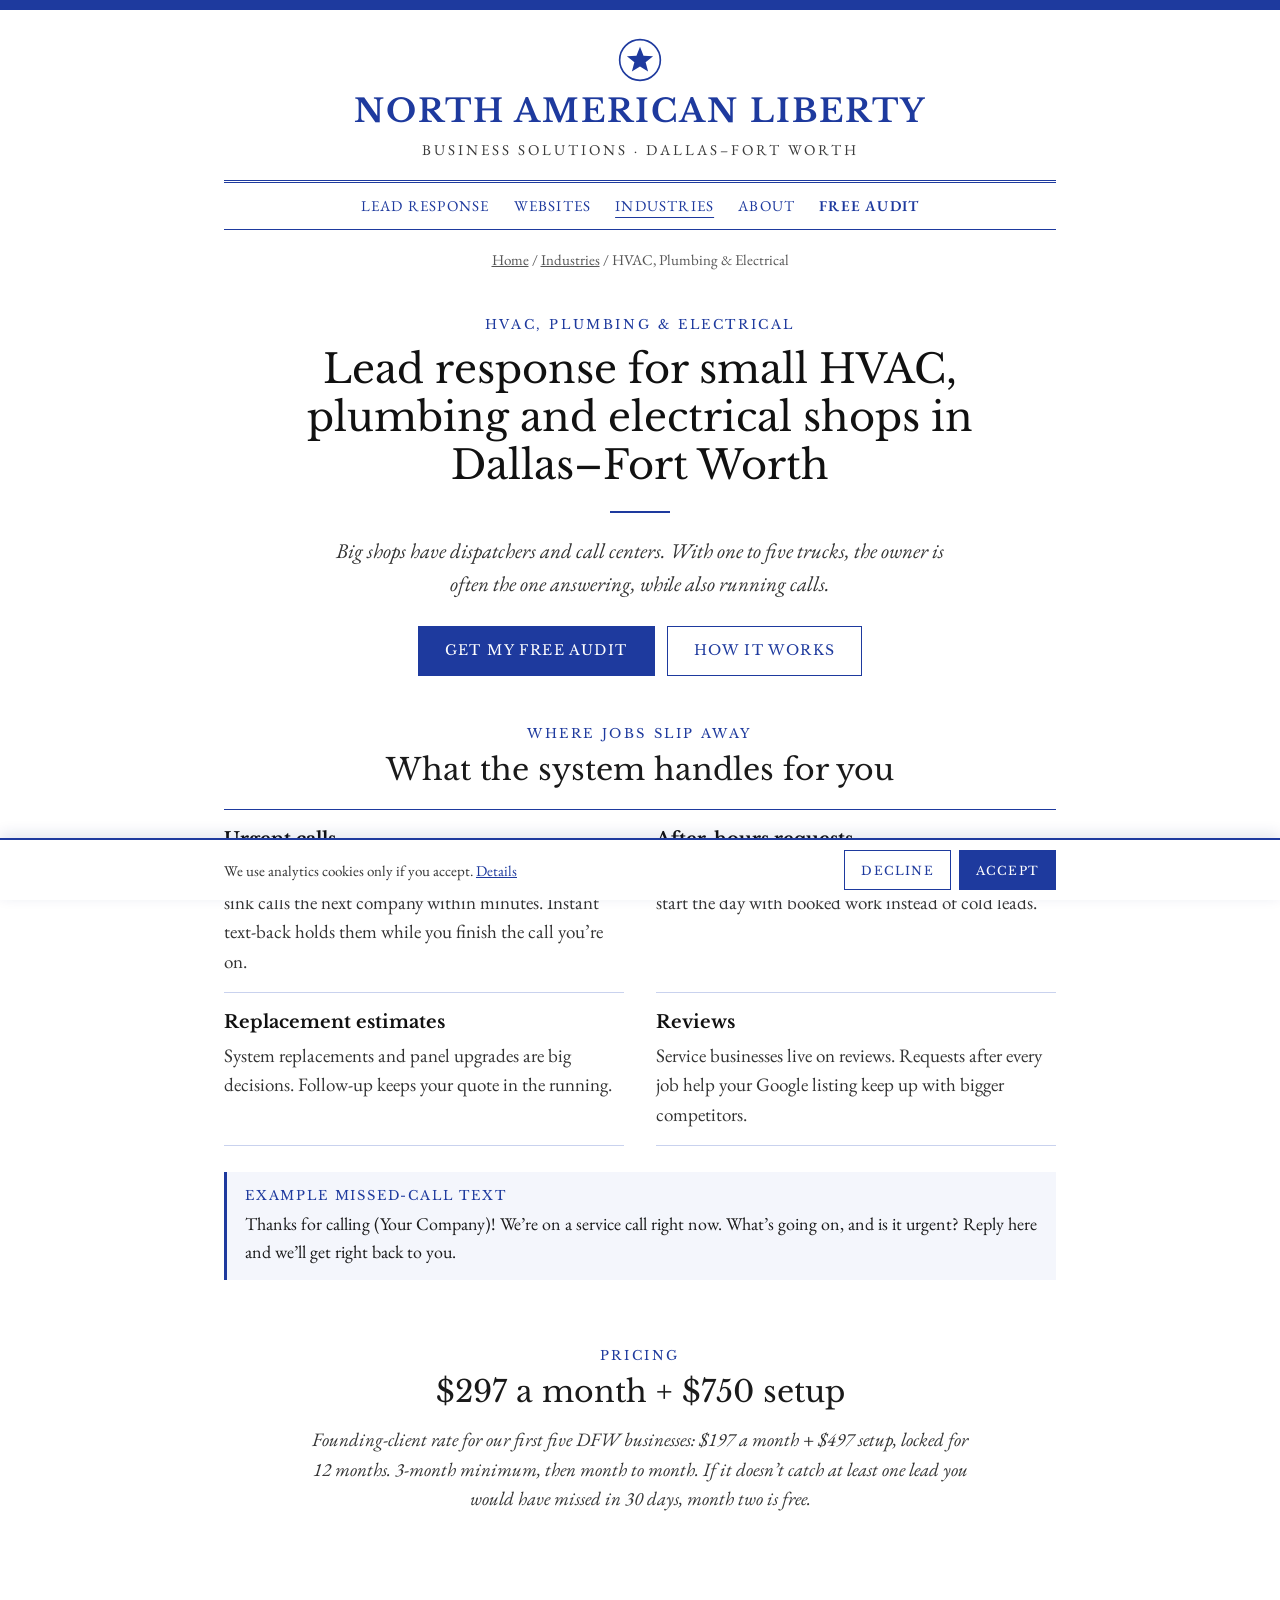
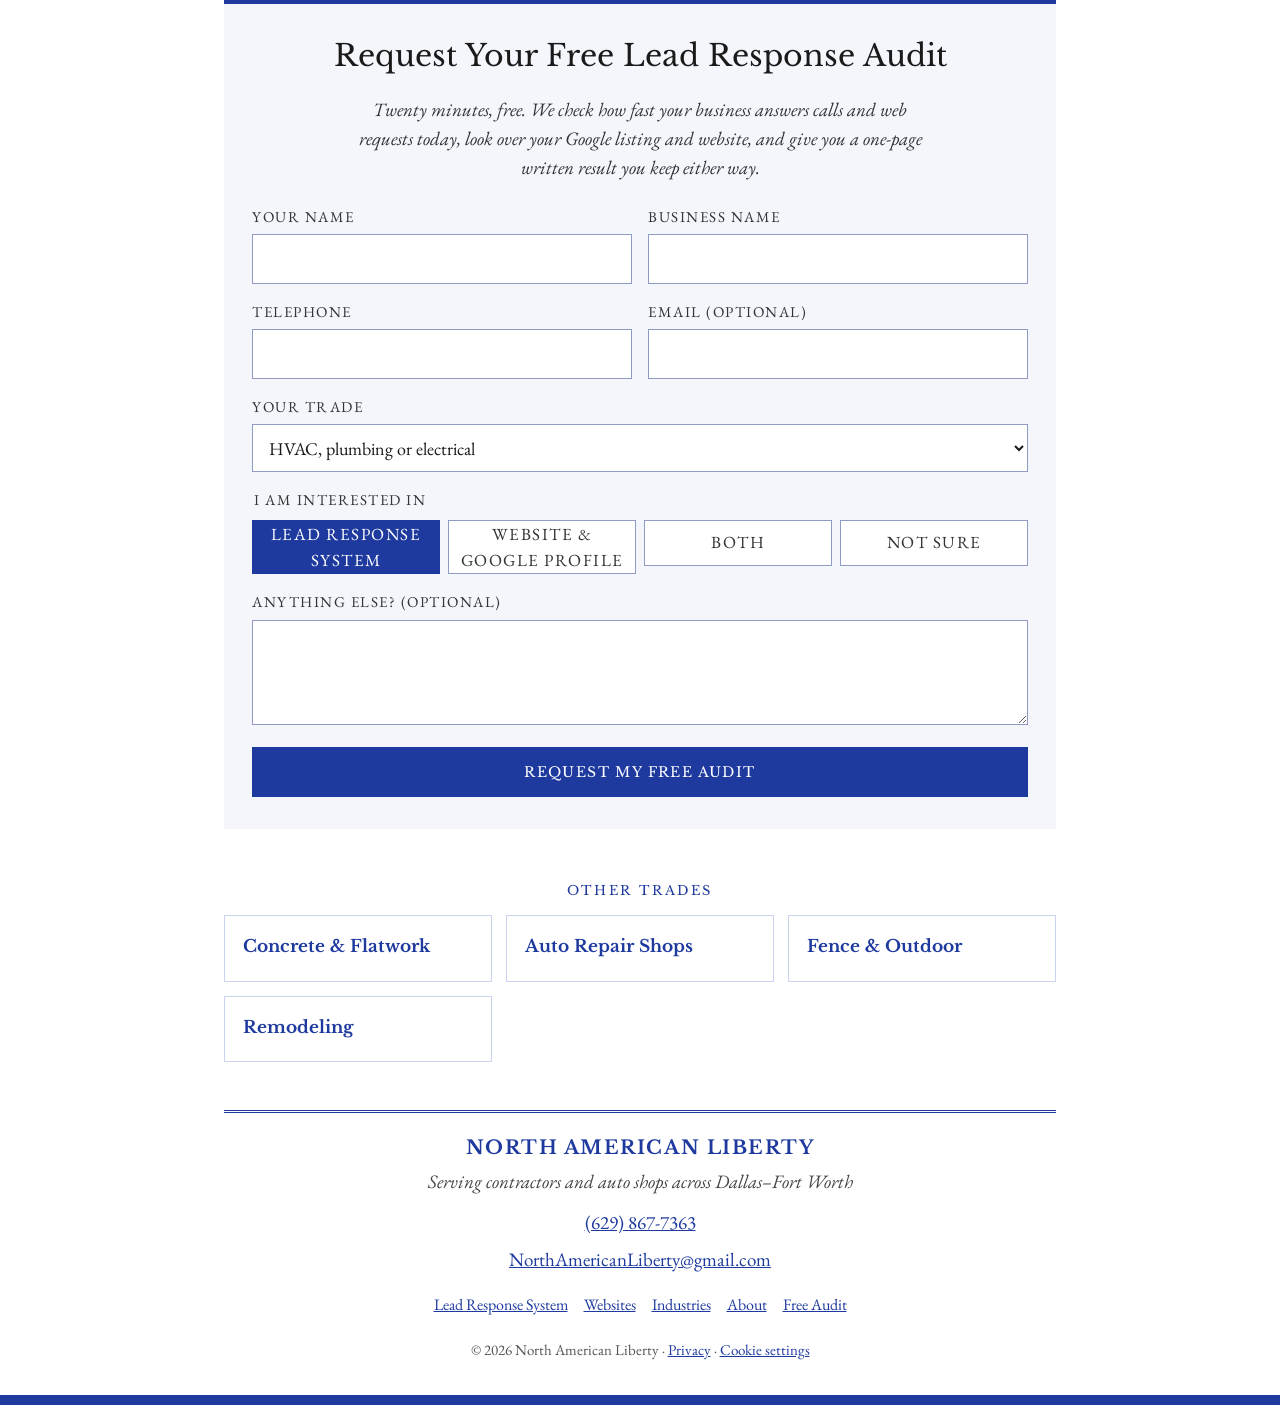
<file: industries/hvac-plumbing-electrical/index.html>
<!doctype html>
<html lang="en">
<head>
<meta charset="utf-8">
<meta name="viewport" content="width=device-width, initial-scale=1">
<title>HVAC, Plumbing &amp; Electrical Shops: Missed-Call Text-Back &amp; Follow-Up in DFW | North American Liberty</title>
<meta name="description" content="Big shops have dispatchers and call centers. With one to five trucks, the owner is often the one answering, while also running calls.">
<link rel="canonical" href="https://northamericanliberty.com/industries/hvac-plumbing-electrical/">
<meta property="og:type" content="website">
<meta property="og:site_name" content="North American Liberty">
<meta property="og:title" content="HVAC, Plumbing &amp; Electrical Shops: Missed-Call Text-Back &amp; Follow-Up in DFW | North American Liberty">
<meta property="og:description" content="Big shops have dispatchers and call centers. With one to five trucks, the owner is often the one answering, while also running calls.">
<meta property="og:url" content="https://northamericanliberty.com/industries/hvac-plumbing-electrical/">
<meta property="og:image" content="https://northamericanliberty.com/assets/og.png">
<meta name="twitter:card" content="summary_large_image">
<meta name="theme-color" content="#1E3A9E">
<link rel="icon" href="/favicon.svg" type="image/svg+xml">
<link rel="apple-touch-icon" href="/assets/apple-touch-icon.png">
<link rel="preconnect" href="https://fonts.googleapis.com">
<link rel="preconnect" href="https://fonts.gstatic.com" crossorigin>
<link href="https://fonts.googleapis.com/css2?family=Libre+Baskerville:ital,wght@0,400;0,700;1,400&family=EB+Garamond:ital,wght@0,400;0,500;0,600;1,400&display=swap" rel="stylesheet">
<link rel="stylesheet" href="/assets/site.css">
<script type="application/ld+json">{"@context": "https://schema.org", "@graph": [{"@type": "ProfessionalService", "@id": "https://northamericanliberty.com/#business", "name": "North American Liberty", "url": "https://northamericanliberty.com/", "logo": "https://northamericanliberty.com/assets/icon-512.png", "image": "https://northamericanliberty.com/assets/og.png", "telephone": "+1-629-867-7363", "email": "NorthAmericanLiberty@gmail.com", "description": "Missed-call text-back, estimate follow-up, review requests, websites and Google Business Profile setup for Dallas–Fort Worth contractors and auto repair shops.", "areaServed": [{"@type": "City", "name": "Dallas"}, {"@type": "City", "name": "Fort Worth"}, {"@type": "Place", "name": "Dallas–Fort Worth metroplex"}], "address": {"@type": "PostalAddress", "addressLocality": "Dallas", "addressRegion": "TX", "addressCountry": "US"}, "founder": {"@type": "Person", "name": "Richard Russell"}, "priceRange": "$$"}, {"@type": "Service", "name": "Lead Response System for HVAC, Plumbing & Electrical Shops", "provider": {"@id": "https://northamericanliberty.com/#business"}, "areaServed": "Dallas–Fort Worth, TX", "audience": {"@type": "BusinessAudience", "name": "HVAC, Plumbing & Electrical Shops"}, "offers": {"@type": "Offer", "price": "297", "priceCurrency": "USD", "description": "$297 per month plus $750 one-time setup"}}, {"@type": "BreadcrumbList", "itemListElement": [{"@type": "ListItem", "position": 1, "name": "Home", "item": "https://northamericanliberty.com/"}, {"@type": "ListItem", "position": 2, "name": "Industries", "item": "https://northamericanliberty.com/industries/"}, {"@type": "ListItem", "position": 3, "name": "HVAC, Plumbing & Electrical", "item": "https://northamericanliberty.com/industries/hvac-plumbing-electrical/"}]}]}</script>
</head>
<body>
<a class="skip" href="#main">Skip to content</a>
<div class="bar"></div>
<div class="wrap">
<header>
<svg class="seal" aria-hidden="true" width="44" height="44" viewBox="0 0 40 40" fill="none"><circle cx="20" cy="20" r="18.5" stroke="#1E3A9E" stroke-width="1.5"/><path d="M20 8l3.2 8.1 8.7.5-6.8 5.5 2.3 8.4L20 25.8l-7.4 4.7 2.3-8.4-6.8-5.5 8.7-.5z" fill="#1E3A9E"/></svg>
<a class="brand" href="/">North American Liberty</a>
<div class="sub">Business Solutions · Dallas–Fort Worth</div>
<nav aria-label="Main">
<a href="/lead-response-system/">Lead Response</a>
<a href="/websites/">Websites</a>
<a href="/industries/" aria-current=page>Industries</a>
<a href="/about/">About</a>
<a href="/free-audit/" class=nav-cta>Free Audit</a>
</nav>
<div class="crumbs"><a href="/">Home</a> / <a href="/industries/">Industries</a> / HVAC, Plumbing &amp; Electrical</div>
</header>
</div>
<main id="main">
<div class="wrap">
<div class="hero page">
<div class="eyebrow">HVAC, Plumbing &amp; Electrical</div>
<h1>Lead response for small HVAC, plumbing and electrical shops in Dallas–Fort Worth</h1>
<div class="short-rule"></div>
<p class="lede">Big shops have dispatchers and call centers. With one to five trucks, the owner is often the one answering, while also running calls.</p>
<div class="actions"><a class="btn" href="#audit">Get My Free Audit</a><a class="btn outline" href="/lead-response-system/">How It Works</a></div>
</div>
<section style="padding-top:0">
<div class="eyebrow center">Where Jobs Slip Away</div>
<h2 class="center">What the system handles for you</h2>
<div class="features"><div class="feat"><h3>Urgent calls</h3><p>A homeowner with no AC in July or a leak under the sink calls the next company within minutes. Instant text-back holds them while you finish the call you&rsquo;re on.</p></div><div class="feat"><h3>After-hours requests</h3><p>Web requests at night get an immediate reply, so you start the day with booked work instead of cold leads.</p></div><div class="feat"><h3>Replacement estimates</h3><p>System replacements and panel upgrades are big decisions. Follow-up keeps your quote in the running.</p></div><div class="feat"><h3>Reviews</h3><p>Service businesses live on reviews. Requests after every job help your Google listing keep up with bigger competitors.</p></div></div>
<div class="sample" style="margin-top:26px"><span class="who">Example missed-call text</span>Thanks for calling (Your Company)! We&rsquo;re on a service call right now. What&rsquo;s going on, and is it urgent? Reply here and we&rsquo;ll get right back to you.</div>

</section>
<section>
<div class="eyebrow center">Pricing</div>
<h2 class="center">$297 a month + $750 setup</h2>
<p class="intro">Founding-client rate for our first five DFW businesses: $197 a month + $497 setup, locked for 12 months. 3-month minimum, then month to month. If it doesn&rsquo;t catch at least one lead you would have missed in 30 days, month two is free.</p>
</section>
<section id="audit">
<div class="contact">
<h2 class="center" style="margin-top:0">Request Your Free Lead Response Audit</h2>
<p class="lead">Twenty minutes, free. We check how fast your business answers calls and web requests today, look over your Google listing and website, and give you a one-page written result you keep either way.</p>
<form class="audit-form" action="https://formspree.io/f/xyekorry" method="POST">
<input type="hidden" name="_subject" value="New audit request from northamericanliberty.com">
<input type="hidden" name="page" value="">
<p class="hp"><label>Leave this empty <input name="_gotcha" tabindex="-1" autocomplete="off"></label></p>
<div class="fields">
<div class="field"><label for="f-name">Your Name</label><input id="f-name" name="name" type="text" autocomplete="name" required></div>
<div class="field"><label for="f-biz">Business Name</label><input id="f-biz" name="business" type="text" autocomplete="organization"></div>
<div class="field"><label for="f-phone">Telephone</label><input id="f-phone" name="phone" type="tel" autocomplete="tel" required></div>
<div class="field"><label for="f-email">Email (optional)</label><input id="f-email" name="email" type="email" autocomplete="email"></div>
<div class="field full"><label for="f-trade">Your Trade</label><select id="f-trade" name="trade"><option>Concrete &amp; flatwork</option><option>Fence &amp; outdoor</option><option>Remodeling</option><option>Auto repair</option><option selected>HVAC, plumbing or electrical</option><option>Other</option></select></div>
<fieldset>
<legend class="legend">I Am Interested In</legend>
<div class="choices"><label class="choice"><input type="radio" name="interest" value="Lead Response System" checked><span>Lead Response System</span></label><label class="choice"><input type="radio" name="interest" value="Website & Google Profile"><span>Website & Google Profile</span></label><label class="choice"><input type="radio" name="interest" value="Both"><span>Both</span></label><label class="choice"><input type="radio" name="interest" value="Not sure"><span>Not sure</span></label></div>
</fieldset>
<div class="field full"><label for="f-notes">Anything Else? (Optional)</label><textarea id="f-notes" name="notes" rows="3"></textarea></div>
<button class="btn submit" type="submit">Request My Free Audit</button>
</div>
</form>
<div class="form-thanks" hidden style="text-align:center">
<h3>Thank You</h3>
<p style="margin:0;color:var(--body)">Your request is in. We will call or text you within one business day to set a time.</p>
</div>
<p class="form-error" hidden>Something went wrong sending your request. Please call or text (629) 867-7363 or email NorthAmericanLiberty@gmail.com.</p>
</div>
</section>
<script>document.querySelectorAll('input[name=page]').forEach(function(i){i.value=location.pathname})</script>
<section><div class="eyebrow center">Other Trades</div><div class="cards" style="margin-top:14px"><a class="card" href="/industries/concrete-contractors/"><h3>Concrete &amp; Flatwork</h3></a><a class="card" href="/industries/auto-repair-shops/"><h3>Auto Repair Shops</h3></a><a class="card" href="/industries/fence-contractors/"><h3>Fence &amp; Outdoor</h3></a><a class="card" href="/industries/remodeling-contractors/"><h3>Remodeling</h3></a></div></section>
</div>
</main>
<div class="wrap">
<footer>
<div class="rule"></div>
<div class="name">North American Liberty</div>
<div class="area">Serving contractors and auto shops across Dallas–Fort Worth</div>
<div><a href="tel:6298677363" data-loc="footer">(629) 867-7363</a></div>
<div><a href="mailto:NorthAmericanLiberty@gmail.com">NorthAmericanLiberty@gmail.com</a></div>
<div class="links"><a href="/lead-response-system/">Lead Response System</a><a href="/websites/">Websites</a><a href="/industries/">Industries</a><a href="/about/">About</a><a href="/free-audit/">Free Audit</a></div>
<div class="small">© 2026 North American Liberty · <a href="/privacy.html">Privacy</a><span id="cookie-link-wrap" hidden> · <button type="button" class="linkbtn" id="cookie-settings">Cookie settings</button></span></div>
</footer>
</div>
<div class="bar"></div>
<div class="mobilebar" aria-label="Quick contact">
<a href="tel:6298677363" data-loc="mobilebar">Call</a>
<a href="sms:6298677363" data-loc="mobilebar">Text</a>
<a href="/free-audit/">Free Audit</a>
</div>
<div class="consent" id="consent" role="region" aria-label="Cookie choice" hidden>
<div class="wrap">
<p>We use analytics cookies only if you accept. <a href="/privacy.html">Details</a></p>
<div class="btns">
<button type="button" class="btn outline" id="consent-deny">Decline</button>
<button type="button" class="btn" id="consent-accept">Accept</button>
</div>
</div>
</div>
<script src="/assets/site.js" defer></script>
</body>
</html>
</file>
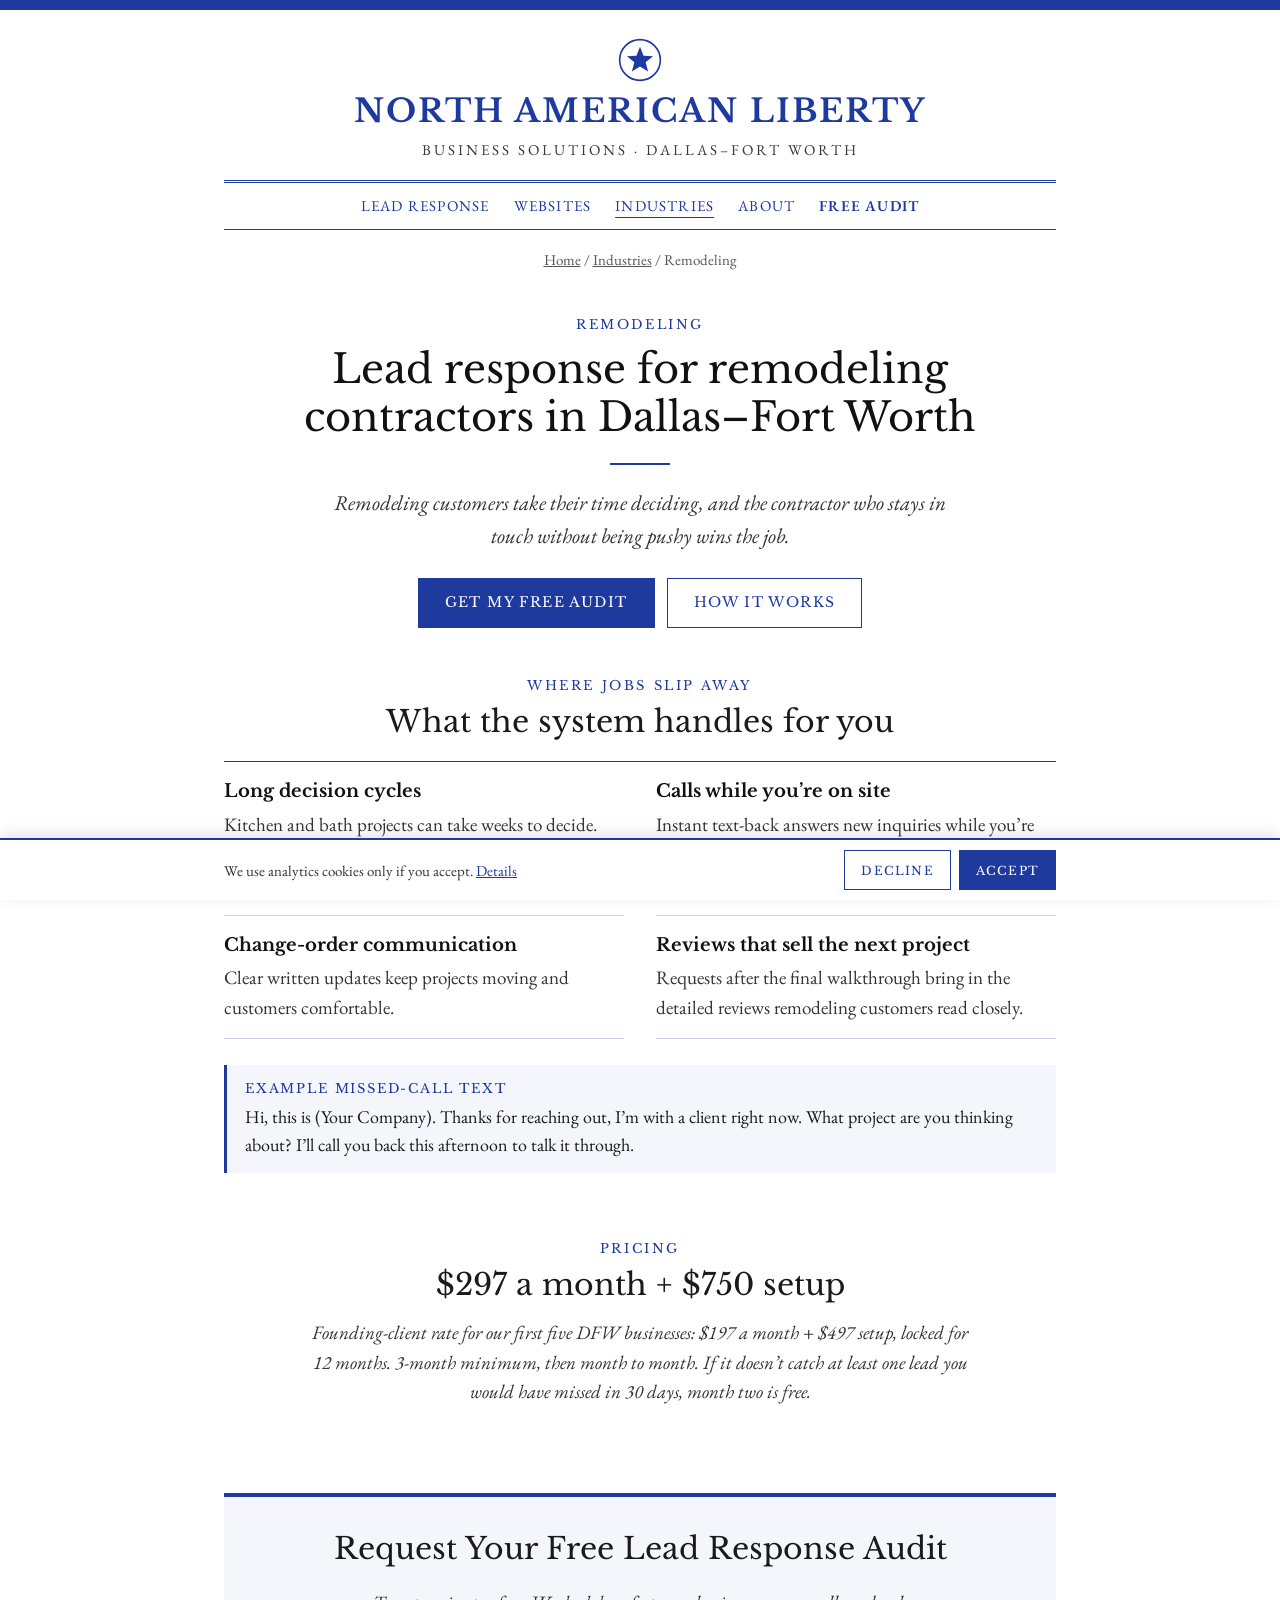
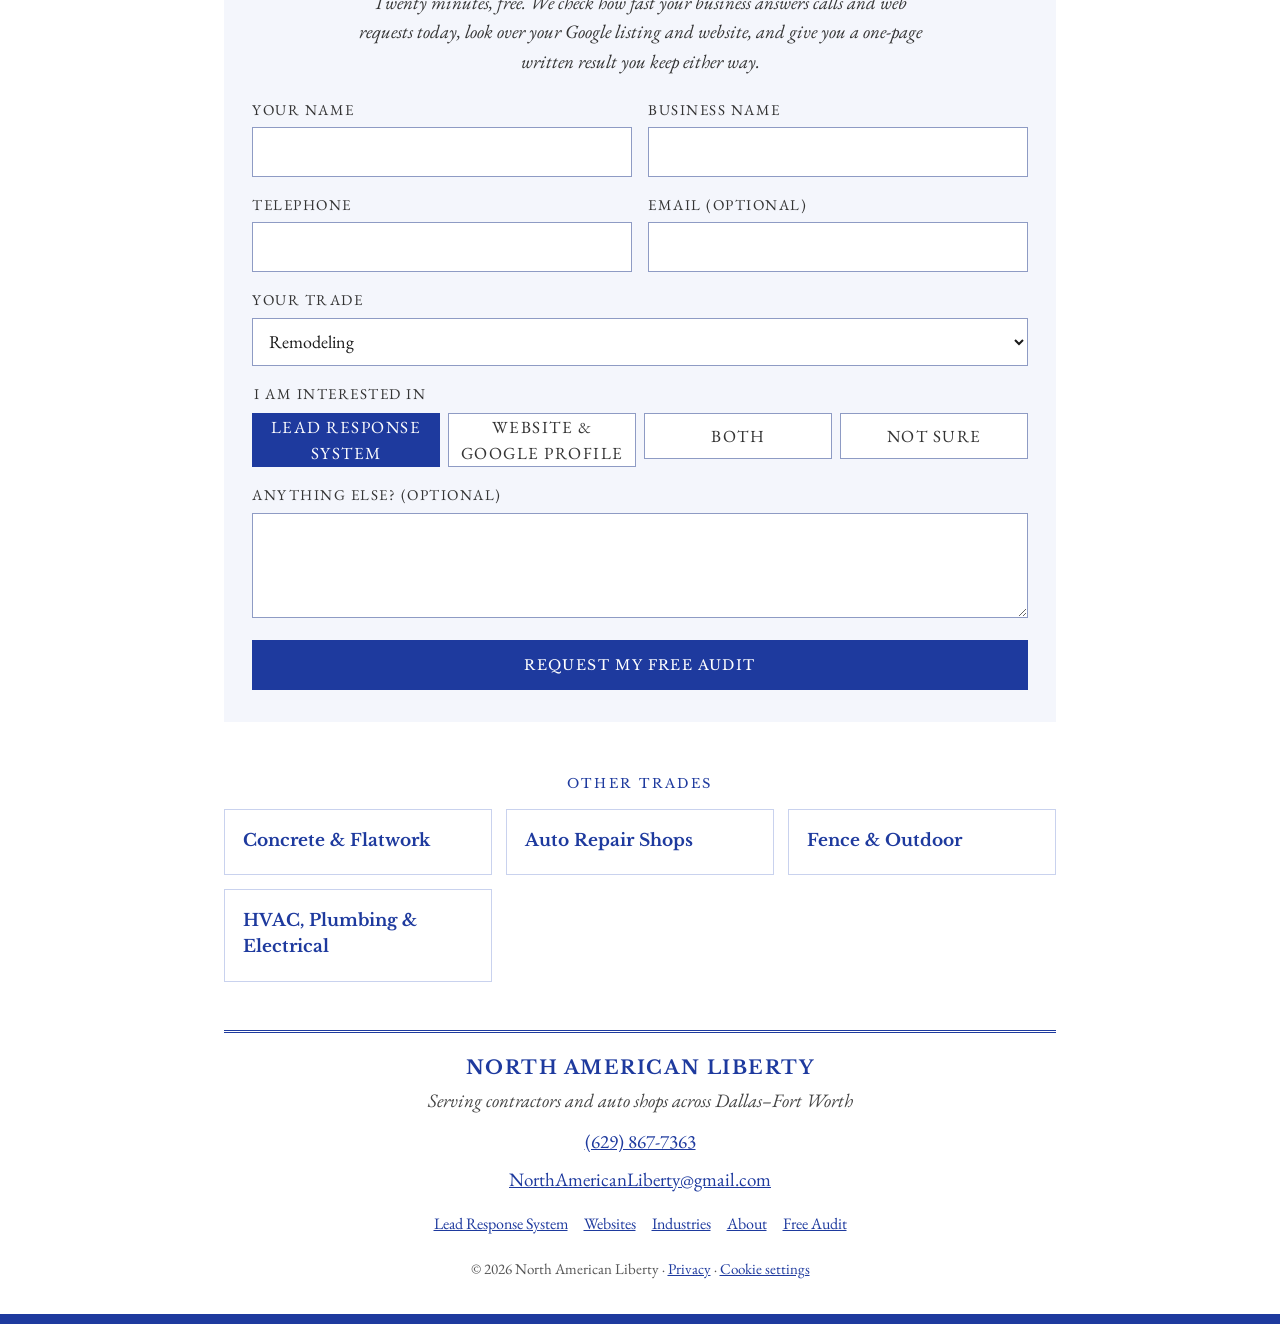
<file: industries/remodeling-contractors/index.html>
<!doctype html>
<html lang="en">
<head>
<meta charset="utf-8">
<meta name="viewport" content="width=device-width, initial-scale=1">
<title>Remodeling Contractors: Missed-Call Text-Back &amp; Follow-Up in DFW | North American Liberty</title>
<meta name="description" content="Remodeling customers take their time deciding, and the contractor who stays in touch without being pushy wins the job.">
<link rel="canonical" href="https://northamericanliberty.com/industries/remodeling-contractors/">
<meta property="og:type" content="website">
<meta property="og:site_name" content="North American Liberty">
<meta property="og:title" content="Remodeling Contractors: Missed-Call Text-Back &amp; Follow-Up in DFW | North American Liberty">
<meta property="og:description" content="Remodeling customers take their time deciding, and the contractor who stays in touch without being pushy wins the job.">
<meta property="og:url" content="https://northamericanliberty.com/industries/remodeling-contractors/">
<meta property="og:image" content="https://northamericanliberty.com/assets/og.png">
<meta name="twitter:card" content="summary_large_image">
<meta name="theme-color" content="#1E3A9E">
<link rel="icon" href="/favicon.svg" type="image/svg+xml">
<link rel="apple-touch-icon" href="/assets/apple-touch-icon.png">
<link rel="preconnect" href="https://fonts.googleapis.com">
<link rel="preconnect" href="https://fonts.gstatic.com" crossorigin>
<link href="https://fonts.googleapis.com/css2?family=Libre+Baskerville:ital,wght@0,400;0,700;1,400&family=EB+Garamond:ital,wght@0,400;0,500;0,600;1,400&display=swap" rel="stylesheet">
<link rel="stylesheet" href="/assets/site.css">
<script type="application/ld+json">{"@context": "https://schema.org", "@graph": [{"@type": "ProfessionalService", "@id": "https://northamericanliberty.com/#business", "name": "North American Liberty", "url": "https://northamericanliberty.com/", "logo": "https://northamericanliberty.com/assets/icon-512.png", "image": "https://northamericanliberty.com/assets/og.png", "telephone": "+1-629-867-7363", "email": "NorthAmericanLiberty@gmail.com", "description": "Missed-call text-back, estimate follow-up, review requests, websites and Google Business Profile setup for Dallas–Fort Worth contractors and auto repair shops.", "areaServed": [{"@type": "City", "name": "Dallas"}, {"@type": "City", "name": "Fort Worth"}, {"@type": "Place", "name": "Dallas–Fort Worth metroplex"}], "address": {"@type": "PostalAddress", "addressLocality": "Dallas", "addressRegion": "TX", "addressCountry": "US"}, "founder": {"@type": "Person", "name": "Richard Russell"}, "priceRange": "$$"}, {"@type": "Service", "name": "Lead Response System for Remodeling Contractors", "provider": {"@id": "https://northamericanliberty.com/#business"}, "areaServed": "Dallas–Fort Worth, TX", "audience": {"@type": "BusinessAudience", "name": "Remodeling Contractors"}, "offers": {"@type": "Offer", "price": "297", "priceCurrency": "USD", "description": "$297 per month plus $750 one-time setup"}}, {"@type": "BreadcrumbList", "itemListElement": [{"@type": "ListItem", "position": 1, "name": "Home", "item": "https://northamericanliberty.com/"}, {"@type": "ListItem", "position": 2, "name": "Industries", "item": "https://northamericanliberty.com/industries/"}, {"@type": "ListItem", "position": 3, "name": "Remodeling", "item": "https://northamericanliberty.com/industries/remodeling-contractors/"}]}]}</script>
</head>
<body>
<a class="skip" href="#main">Skip to content</a>
<div class="bar"></div>
<div class="wrap">
<header>
<svg class="seal" aria-hidden="true" width="44" height="44" viewBox="0 0 40 40" fill="none"><circle cx="20" cy="20" r="18.5" stroke="#1E3A9E" stroke-width="1.5"/><path d="M20 8l3.2 8.1 8.7.5-6.8 5.5 2.3 8.4L20 25.8l-7.4 4.7 2.3-8.4-6.8-5.5 8.7-.5z" fill="#1E3A9E"/></svg>
<a class="brand" href="/">North American Liberty</a>
<div class="sub">Business Solutions · Dallas–Fort Worth</div>
<nav aria-label="Main">
<a href="/lead-response-system/">Lead Response</a>
<a href="/websites/">Websites</a>
<a href="/industries/" aria-current=page>Industries</a>
<a href="/about/">About</a>
<a href="/free-audit/" class=nav-cta>Free Audit</a>
</nav>
<div class="crumbs"><a href="/">Home</a> / <a href="/industries/">Industries</a> / Remodeling</div>
</header>
</div>
<main id="main">
<div class="wrap">
<div class="hero page">
<div class="eyebrow">Remodeling</div>
<h1>Lead response for remodeling contractors in Dallas–Fort Worth</h1>
<div class="short-rule"></div>
<p class="lede">Remodeling customers take their time deciding, and the contractor who stays in touch without being pushy wins the job.</p>
<div class="actions"><a class="btn" href="#audit">Get My Free Audit</a><a class="btn outline" href="/lead-response-system/">How It Works</a></div>
</div>
<section style="padding-top:0">
<div class="eyebrow center">Where Jobs Slip Away</div>
<h2 class="center">What the system handles for you</h2>
<div class="features"><div class="feat"><h3>Long decision cycles</h3><p>Kitchen and bath projects can take weeks to decide. Spaced-out follow-ups keep you top of mind without you remembering to call.</p></div><div class="feat"><h3>Calls while you&rsquo;re on site</h3><p>Instant text-back answers new inquiries while you&rsquo;re with a current client.</p></div><div class="feat"><h3>Change-order communication</h3><p>Clear written updates keep projects moving and customers comfortable.</p></div><div class="feat"><h3>Reviews that sell the next project</h3><p>Requests after the final walkthrough bring in the detailed reviews remodeling customers read closely.</p></div></div>
<div class="sample" style="margin-top:26px"><span class="who">Example missed-call text</span>Hi, this is (Your Company). Thanks for reaching out, I&rsquo;m with a client right now. What project are you thinking about? I&rsquo;ll call you back this afternoon to talk it through.</div>

</section>
<section>
<div class="eyebrow center">Pricing</div>
<h2 class="center">$297 a month + $750 setup</h2>
<p class="intro">Founding-client rate for our first five DFW businesses: $197 a month + $497 setup, locked for 12 months. 3-month minimum, then month to month. If it doesn&rsquo;t catch at least one lead you would have missed in 30 days, month two is free.</p>
</section>
<section id="audit">
<div class="contact">
<h2 class="center" style="margin-top:0">Request Your Free Lead Response Audit</h2>
<p class="lead">Twenty minutes, free. We check how fast your business answers calls and web requests today, look over your Google listing and website, and give you a one-page written result you keep either way.</p>
<form class="audit-form" action="https://formspree.io/f/xyekorry" method="POST">
<input type="hidden" name="_subject" value="New audit request from northamericanliberty.com">
<input type="hidden" name="page" value="">
<p class="hp"><label>Leave this empty <input name="_gotcha" tabindex="-1" autocomplete="off"></label></p>
<div class="fields">
<div class="field"><label for="f-name">Your Name</label><input id="f-name" name="name" type="text" autocomplete="name" required></div>
<div class="field"><label for="f-biz">Business Name</label><input id="f-biz" name="business" type="text" autocomplete="organization"></div>
<div class="field"><label for="f-phone">Telephone</label><input id="f-phone" name="phone" type="tel" autocomplete="tel" required></div>
<div class="field"><label for="f-email">Email (optional)</label><input id="f-email" name="email" type="email" autocomplete="email"></div>
<div class="field full"><label for="f-trade">Your Trade</label><select id="f-trade" name="trade"><option>Concrete &amp; flatwork</option><option>Fence &amp; outdoor</option><option selected>Remodeling</option><option>Auto repair</option><option>HVAC, plumbing or electrical</option><option>Other</option></select></div>
<fieldset>
<legend class="legend">I Am Interested In</legend>
<div class="choices"><label class="choice"><input type="radio" name="interest" value="Lead Response System" checked><span>Lead Response System</span></label><label class="choice"><input type="radio" name="interest" value="Website & Google Profile"><span>Website & Google Profile</span></label><label class="choice"><input type="radio" name="interest" value="Both"><span>Both</span></label><label class="choice"><input type="radio" name="interest" value="Not sure"><span>Not sure</span></label></div>
</fieldset>
<div class="field full"><label for="f-notes">Anything Else? (Optional)</label><textarea id="f-notes" name="notes" rows="3"></textarea></div>
<button class="btn submit" type="submit">Request My Free Audit</button>
</div>
</form>
<div class="form-thanks" hidden style="text-align:center">
<h3>Thank You</h3>
<p style="margin:0;color:var(--body)">Your request is in. We will call or text you within one business day to set a time.</p>
</div>
<p class="form-error" hidden>Something went wrong sending your request. Please call or text (629) 867-7363 or email NorthAmericanLiberty@gmail.com.</p>
</div>
</section>
<script>document.querySelectorAll('input[name=page]').forEach(function(i){i.value=location.pathname})</script>
<section><div class="eyebrow center">Other Trades</div><div class="cards" style="margin-top:14px"><a class="card" href="/industries/concrete-contractors/"><h3>Concrete &amp; Flatwork</h3></a><a class="card" href="/industries/auto-repair-shops/"><h3>Auto Repair Shops</h3></a><a class="card" href="/industries/fence-contractors/"><h3>Fence &amp; Outdoor</h3></a><a class="card" href="/industries/hvac-plumbing-electrical/"><h3>HVAC, Plumbing &amp; Electrical</h3></a></div></section>
</div>
</main>
<div class="wrap">
<footer>
<div class="rule"></div>
<div class="name">North American Liberty</div>
<div class="area">Serving contractors and auto shops across Dallas–Fort Worth</div>
<div><a href="tel:6298677363" data-loc="footer">(629) 867-7363</a></div>
<div><a href="mailto:NorthAmericanLiberty@gmail.com">NorthAmericanLiberty@gmail.com</a></div>
<div class="links"><a href="/lead-response-system/">Lead Response System</a><a href="/websites/">Websites</a><a href="/industries/">Industries</a><a href="/about/">About</a><a href="/free-audit/">Free Audit</a></div>
<div class="small">© 2026 North American Liberty · <a href="/privacy.html">Privacy</a><span id="cookie-link-wrap" hidden> · <button type="button" class="linkbtn" id="cookie-settings">Cookie settings</button></span></div>
</footer>
</div>
<div class="bar"></div>
<div class="mobilebar" aria-label="Quick contact">
<a href="tel:6298677363" data-loc="mobilebar">Call</a>
<a href="sms:6298677363" data-loc="mobilebar">Text</a>
<a href="/free-audit/">Free Audit</a>
</div>
<div class="consent" id="consent" role="region" aria-label="Cookie choice" hidden>
<div class="wrap">
<p>We use analytics cookies only if you accept. <a href="/privacy.html">Details</a></p>
<div class="btns">
<button type="button" class="btn outline" id="consent-deny">Decline</button>
<button type="button" class="btn" id="consent-accept">Accept</button>
</div>
</div>
</div>
<script src="/assets/site.js" defer></script>
</body>
</html>
</file>
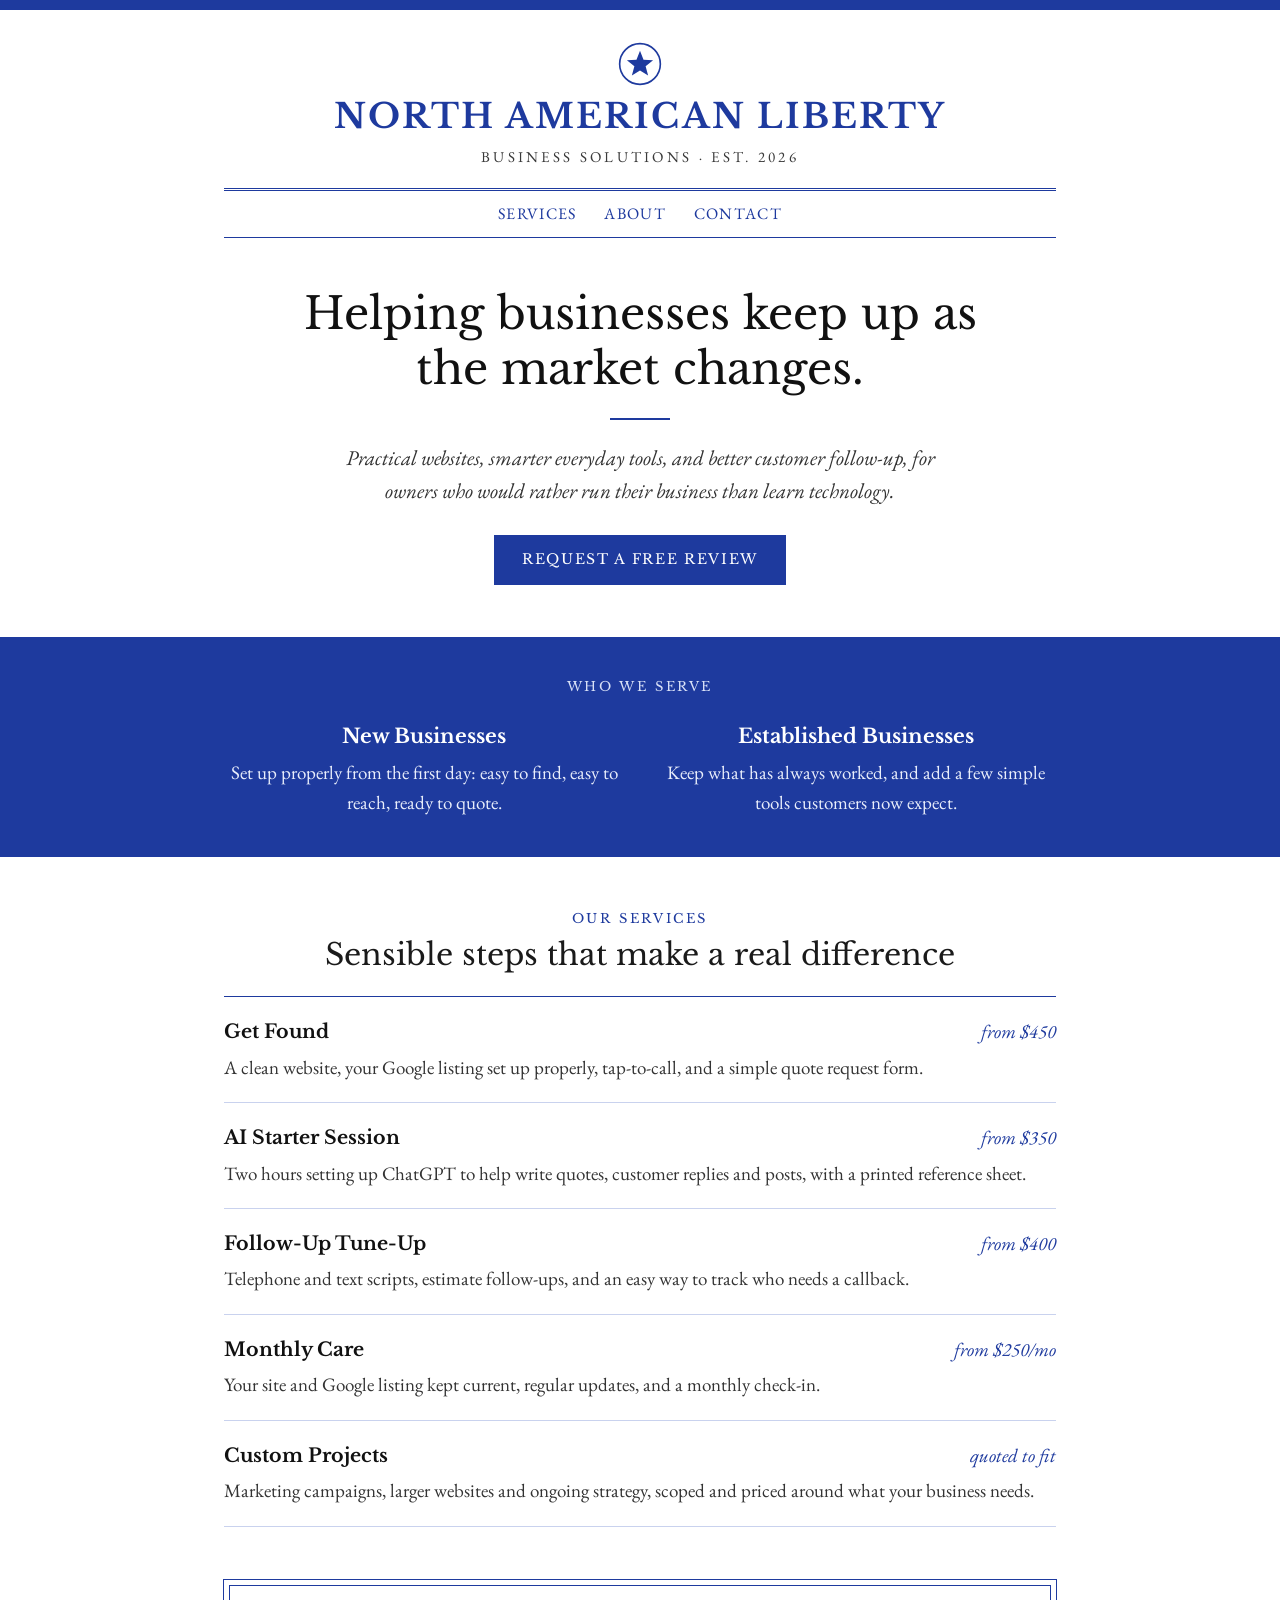
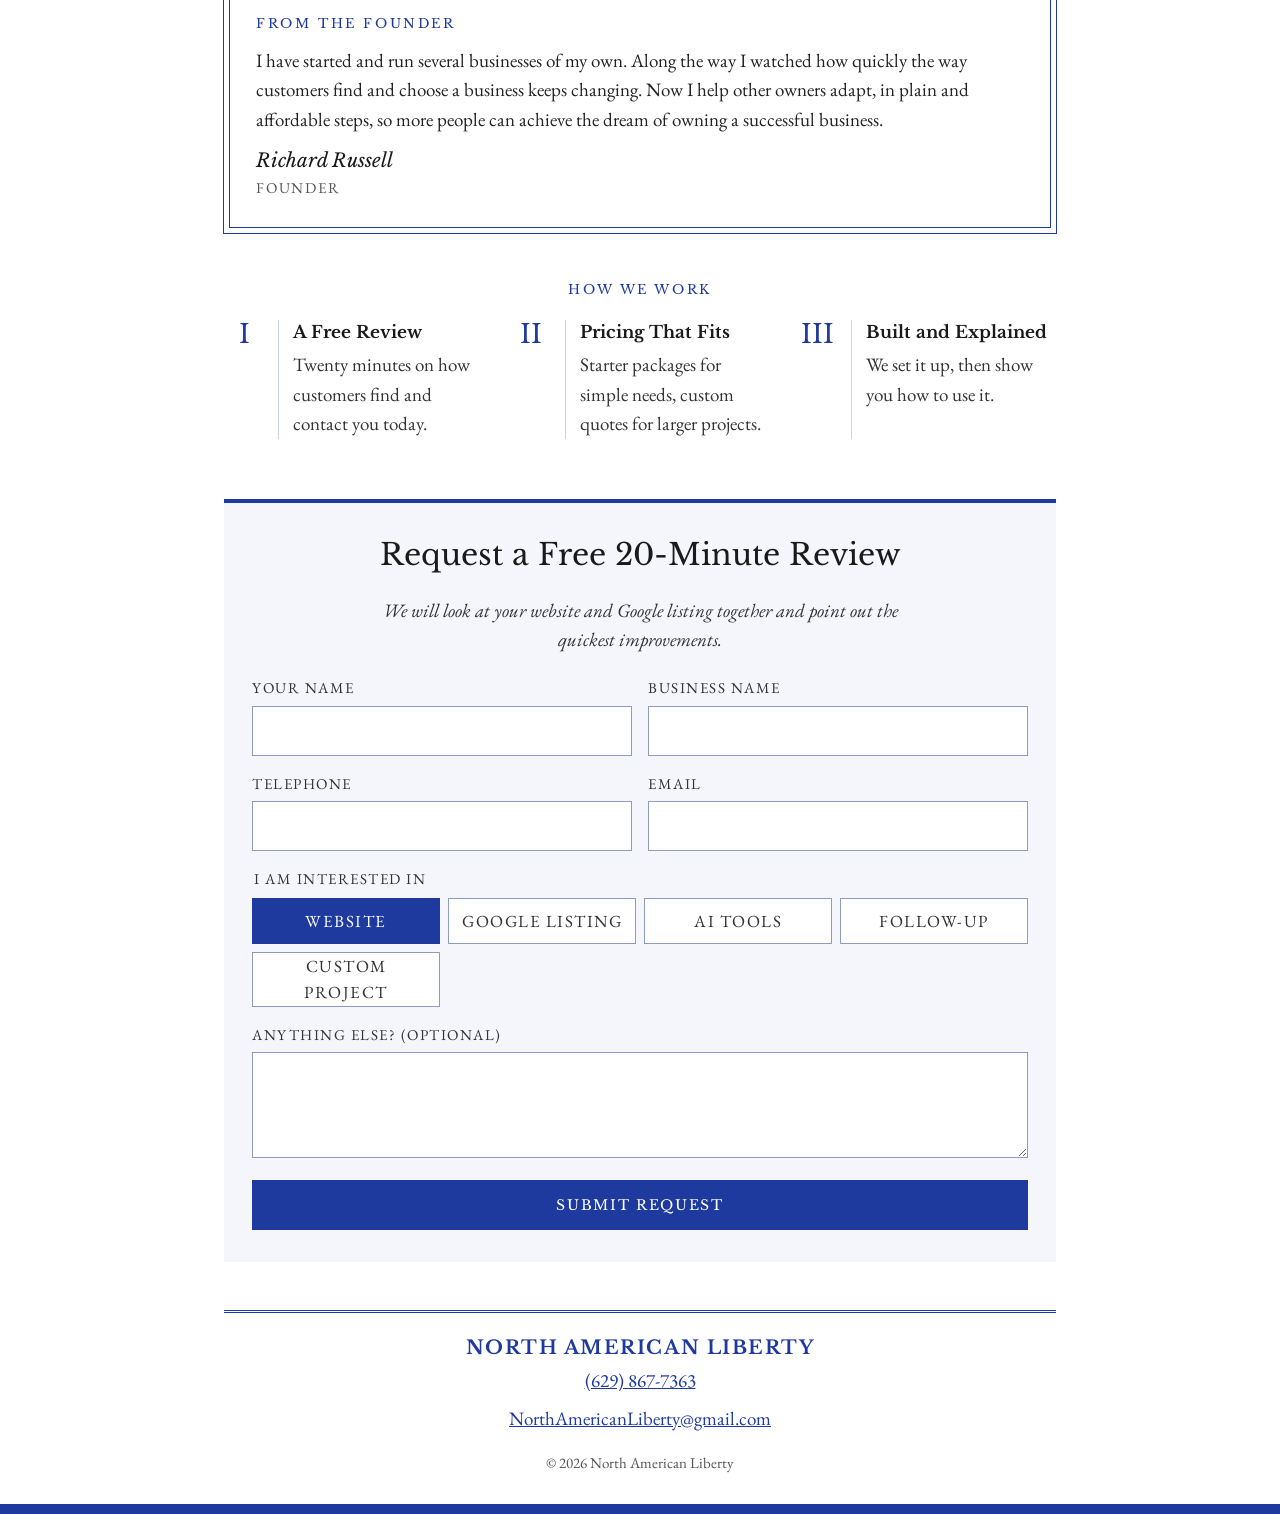
<file: index 2.html>
<!doctype html>
<html lang="en">
<head>
<meta charset="utf-8">
<meta name="viewport" content="width=device-width, initial-scale=1">
<title>North American Liberty | Business Solutions</title>
<meta name="description" content="Practical websites, smarter everyday tools, and better customer follow-up for business owners. Starter packages and custom projects.">
<link rel="preconnect" href="https://fonts.googleapis.com">
<link rel="preconnect" href="https://fonts.gstatic.com" crossorigin>
<link href="https://fonts.googleapis.com/css2?family=Libre+Baskerville:ital,wght@0,400;0,700;1,400&family=EB+Garamond:ital,wght@0,400;0,500;0,600;1,400&display=swap" rel="stylesheet">
<style>
:root{--blue:#1E3A9E;--blue-dark:#142A75;--ink:#1A1A1A;--body:#333333;--rule:#C9D2EE;--tint:#F4F6FC;--field:#8E9BC4}
*{box-sizing:border-box}
html{scroll-behavior:smooth}
body{margin:0;background:#FFFFFF;color:var(--ink);font-family:'EB Garamond',Georgia,serif;font-size:19px;line-height:1.55}
a{color:var(--blue)}a:hover{color:var(--blue-dark)}
.wrap{max-width:880px;margin:0 auto;padding:0 24px}
.bar{height:10px;background:var(--blue)}
.serif{font-family:'Libre Baskerville',Georgia,serif}
.eyebrow{font-family:'Libre Baskerville',Georgia,serif;font-size:13px;letter-spacing:.2em;text-transform:uppercase;color:var(--blue)}
header{text-align:center;padding-top:32px}
.seal{display:block;margin:0 auto 10px}
.brand{font-family:'Libre Baskerville',Georgia,serif;font-weight:700;font-size:clamp(24px,5vw,34px);letter-spacing:.06em;text-transform:uppercase;color:var(--blue);margin:0;line-height:1.2}
.sub{font-size:15px;letter-spacing:.22em;text-transform:uppercase;color:#3A3A3A;margin-top:8px}
nav{margin-top:20px;border-top:3px double var(--blue);border-bottom:1px solid var(--blue);display:flex;justify-content:center;gap:28px}
nav a{min-height:46px;display:flex;align-items:center;text-decoration:none;font-size:16px;letter-spacing:.08em;text-transform:uppercase}
.hero{text-align:center;padding:48px 0 52px}
.hero h1{font-family:'Libre Baskerville',Georgia,serif;font-weight:400;font-size:clamp(28px,5.2vw,44px);line-height:1.25;margin:0 auto;max-width:720px;color:#111}
.short-rule{width:60px;border-top:2px solid var(--blue);margin:22px auto}
.hero p{font-style:italic;font-size:clamp(18px,2.4vw,21px);color:var(--body);max-width:620px;margin:0 auto}
.btn{display:inline-flex;align-items:center;justify-content:center;min-height:50px;padding:0 28px;background:var(--blue);color:#FFF;text-decoration:none;font-family:'Libre Baskerville',Georgia,serif;font-size:14px;letter-spacing:.12em;text-transform:uppercase;border:none;border-radius:0;cursor:pointer}
.btn:hover{background:var(--blue-dark);color:#FFF}
.hero .btn{margin-top:28px}
.band{background:var(--blue);color:#FFF;padding:40px 0}
.band .eyebrow{color:#D9E1F7;text-align:center;margin-bottom:24px}
.band-grid{display:grid;grid-template-columns:1fr 1fr;gap:32px}
.band h3{font-family:'Libre Baskerville',Georgia,serif;font-size:20px;margin:0 0 6px}
.band p{margin:0;color:#E9EEFB}
.band-grid>div{text-align:center}
section{padding:52px 0 0}
.center{text-align:center}
h2{font-family:'Libre Baskerville',Georgia,serif;font-weight:400;font-size:clamp(23px,3.4vw,30px);line-height:1.3;margin:6px 0 22px}
.services{border-top:1px solid var(--blue)}
.svc{padding:20px 0;border-bottom:1px solid var(--rule)}
.svc-head{display:flex;justify-content:space-between;align-items:baseline;gap:16px}
.svc h3{font-family:'Libre Baskerville',Georgia,serif;font-size:19px;margin:0;color:#111}
.price{font-style:italic;color:var(--blue);white-space:nowrap}
.svc p{margin:6px 0 0;color:var(--body)}
.founder{border:1px solid var(--blue);outline:1px solid var(--blue);outline-offset:5px;padding:28px 26px;margin:6px 5px 0}
.founder p{margin:12px 0;color:#222}
.sig{font-family:'Libre Baskerville',Georgia,serif;font-style:italic}
.title{font-size:15px;letter-spacing:.12em;text-transform:uppercase;color:#555}
.steps{display:grid;grid-template-columns:repeat(3,minmax(0,1fr));gap:28px;margin-top:20px}
.step{display:flex;gap:14px}
.num{flex:none;width:40px;font-family:'Libre Baskerville',Georgia,serif;font-size:26px;color:var(--blue);text-align:center;line-height:1.1}
.step div:last-child{border-left:1px solid var(--rule);padding-left:14px}
.step h3{font-family:'Libre Baskerville',Georgia,serif;font-size:17px;margin:0 0 4px}
.step p{margin:0;color:var(--body)}
.contact{background:var(--tint);border-top:4px solid var(--blue);padding:32px 28px;margin-top:8px}
.contact p.lead{font-style:italic;color:var(--body);text-align:center;max-width:560px;margin:0 auto 22px}
.fields{display:grid;grid-template-columns:repeat(2,minmax(0,1fr));gap:16px}
.field{display:flex;flex-direction:column;gap:6px}
.field.full{grid-column:1/-1}
label,.legend{font-size:15px;letter-spacing:.1em;text-transform:uppercase;color:var(--body)}
input[type=text],input[type=tel],input[type=email],textarea{min-height:48px;padding:10px 12px;border:1px solid var(--field);border-radius:0;font:inherit;font-size:18px;color:var(--ink);background:#FFF}
textarea{resize:vertical}
input:focus,textarea:focus{outline:2px solid var(--blue);outline-offset:1px}
fieldset{border:none;margin:0;padding:0;grid-column:1/-1}
.choices{display:grid;grid-template-columns:repeat(auto-fit,minmax(150px,1fr));gap:8px;margin-top:8px}
.choice{position:relative}
.choice input{position:absolute;opacity:0;inset:0;width:100%;height:100%;margin:0;cursor:pointer}
.choice span{display:flex;align-items:center;justify-content:center;min-height:46px;padding:0 10px;border:1px solid var(--field);background:#FFF;font-size:17px;text-align:center}
.choice input:checked+span{background:var(--blue);border-color:var(--blue);color:#FFF}
.choice input:focus-visible+span{outline:2px solid var(--blue);outline-offset:2px}
.submit{grid-column:1/-1;width:100%;margin-top:6px}
.hp{position:absolute;left:-9999px}
footer{text-align:center;padding:48px 0 30px}
footer .rule{border-top:3px double var(--blue);margin-bottom:20px}
footer .name{font-family:'Libre Baskerville',Georgia,serif;font-weight:700;letter-spacing:.08em;text-transform:uppercase;color:var(--blue)}
footer a{display:inline-block;padding:4px 0}
footer .small{font-size:15px;color:#555;margin-top:14px}
@media (max-width:640px){
  .band-grid,.steps,.fields{grid-template-columns:1fr}
  .band-grid{gap:22px}
  nav{gap:18px}
  .contact{padding:26px 18px}
}
</style>
</head>
<body>
<div class="bar"></div>
<div class="wrap">
<header>
<svg class="seal" aria-hidden="true" width="44" height="44" viewBox="0 0 40 40" fill="none"><circle cx="20" cy="20" r="18.5" stroke="#1E3A9E" stroke-width="1.5"/><path d="M20 8l3.2 8.1 8.7.5-6.8 5.5 2.3 8.4L20 25.8l-7.4 4.7 2.3-8.4-6.8-5.5 8.7-.5z" fill="#1E3A9E"/></svg>
<p class="brand">North American Liberty</p>
<div class="sub">Business Solutions · Est. 2026</div>
<nav aria-label="Main">
<a href="#services">Services</a>
<a href="#about">About</a>
<a href="#contact">Contact</a>
</nav>
</header>

<div class="hero">
<h1>Helping businesses keep up as the market changes.</h1>
<div class="short-rule"></div>
<p>Practical websites, smarter everyday tools, and better customer follow-up, for owners who would rather run their business than learn technology.</p>
<a class="btn" href="#contact">Request a Free Review</a>
</div>
</div>

<div class="band">
<div class="wrap">
<div class="eyebrow">Who We Serve</div>
<div class="band-grid">
<div><h3>New Businesses</h3><p>Set up properly from the first day: easy to find, easy to reach, ready to quote.</p></div>
<div><h3>Established Businesses</h3><p>Keep what has always worked, and add a few simple tools customers now expect.</p></div>
</div>
</div>
</div>

<div class="wrap">
<section id="services">
<div class="eyebrow center">Our Services</div>
<h2 class="center">Sensible steps that make a real difference</h2>
<div class="services">
<div class="svc"><div class="svc-head"><h3>Get Found</h3><span class="price">from $450</span></div><p>A clean website, your Google listing set up properly, tap-to-call, and a simple quote request form.</p></div>
<div class="svc"><div class="svc-head"><h3>AI Starter Session</h3><span class="price">from $350</span></div><p>Two hours setting up ChatGPT to help write quotes, customer replies and posts, with a printed reference sheet.</p></div>
<div class="svc"><div class="svc-head"><h3>Follow-Up Tune-Up</h3><span class="price">from $400</span></div><p>Telephone and text scripts, estimate follow-ups, and an easy way to track who needs a callback.</p></div>
<div class="svc"><div class="svc-head"><h3>Monthly Care</h3><span class="price">from $250/mo</span></div><p>Your site and Google listing kept current, regular updates, and a monthly check-in.</p></div>
<div class="svc"><div class="svc-head"><h3>Custom Projects</h3><span class="price">quoted to fit</span></div><p>Marketing campaigns, larger websites and ongoing strategy, scoped and priced around what your business needs.</p></div>
</div>
</section>

<section id="about">
<div class="founder">
<div class="eyebrow">From the Founder</div>
<p>I have started and run several businesses of my own. Along the way I watched how quickly the way customers find and choose a business keeps changing. Now I help other owners adapt, in plain and affordable steps, so more people can achieve the dream of owning a successful business.</p>
<div class="sig">Richard Russell</div>
<div class="title">Founder</div>
</div>
</section>

<section>
<div class="eyebrow center">How We Work</div>
<div class="steps">
<div class="step"><div class="num">I</div><div><h3>A Free Review</h3><p>Twenty minutes on how customers find and contact you today.</p></div></div>
<div class="step"><div class="num">II</div><div><h3>Pricing That Fits</h3><p>Starter packages for simple needs, custom quotes for larger projects.</p></div></div>
<div class="step"><div class="num">III</div><div><h3>Built and Explained</h3><p>We set it up, then show you how to use it.</p></div></div>
</div>
</section>

<section id="contact">
<div class="contact">
<h2 class="center" style="margin-top:0">Request a Free 20-Minute Review</h2>
<p class="lead">We will look at your website and Google listing together and point out the quickest improvements.</p>
<form id="review-form" action="https://formspree.io/f/xyekorry" method="POST">
<input type="hidden" name="_subject" value="New review request from northamericanliberty.com">
<p class="hp"><label>Leave this empty <input name="_gotcha" tabindex="-1" autocomplete="off"></label></p>
<div class="fields">
<div class="field"><label for="f-name">Your Name</label><input id="f-name" name="name" type="text" autocomplete="name" required></div>
<div class="field"><label for="f-biz">Business Name</label><input id="f-biz" name="business" type="text" autocomplete="organization"></div>
<div class="field"><label for="f-phone">Telephone</label><input id="f-phone" name="phone" type="tel" autocomplete="tel" required></div>
<div class="field"><label for="f-email">Email</label><input id="f-email" name="email" type="email" autocomplete="email"></div>
<fieldset>
<legend class="legend">I Am Interested In</legend>
<div class="choices">
<label class="choice"><input type="radio" name="interest" value="Website" checked><span>Website</span></label>
<label class="choice"><input type="radio" name="interest" value="Google Listing"><span>Google Listing</span></label>
<label class="choice"><input type="radio" name="interest" value="AI Tools"><span>AI Tools</span></label>
<label class="choice"><input type="radio" name="interest" value="Follow-Up"><span>Follow-Up</span></label>
<label class="choice"><input type="radio" name="interest" value="Custom Project"><span>Custom Project</span></label>
</div>
</fieldset>
<div class="field full"><label for="f-notes">Anything Else? (Optional)</label><textarea id="f-notes" name="notes" rows="3"></textarea></div>
<button class="btn submit" type="submit">Submit Request</button>
</div>
</form>
<div id="form-thanks" hidden style="text-align:center">
<h3 class="serif" style="color:var(--blue);font-weight:400;font-size:24px;margin:0 0 10px">Thank You</h3>
<p style="margin:0;color:var(--body)">Your request has been received. We will call or text you to arrange a convenient time.</p>
</div>
<p id="form-error" hidden style="text-align:center;color:#A3261F;margin:14px 0 0">Something went wrong sending your request. Please call (629) 867-7363 or email NorthAmericanLiberty@gmail.com.</p>
<script>
(function(){
  var form=document.getElementById('review-form');
  if(!form||!window.fetch) return;
  form.addEventListener('submit',function(e){
    e.preventDefault();
    var btn=form.querySelector('.submit'); btn.disabled=true; btn.textContent='Sending…';
    fetch(form.action,{method:'POST',body:new FormData(form),headers:{'Accept':'application/json'}})
      .then(function(r){
        if(r.ok){form.hidden=true;document.getElementById('form-thanks').hidden=false;}
        else{throw new Error();}
      })
      .catch(function(){
        btn.disabled=false; btn.textContent='Submit Request';
        document.getElementById('form-error').hidden=false;
      });
  });
})();
</script>
</div>
</section>

<footer>
<div class="rule"></div>
<div class="name">North American Liberty</div>
<div><a href="tel:6298677363">(629) 867-7363</a></div>
<div><a href="mailto:NorthAmericanLiberty@gmail.com">NorthAmericanLiberty@gmail.com</a></div>
<div class="small">© 2026 North American Liberty</div>
</footer>
</div>
<div class="bar"></div>
</body>
</html>
</file>
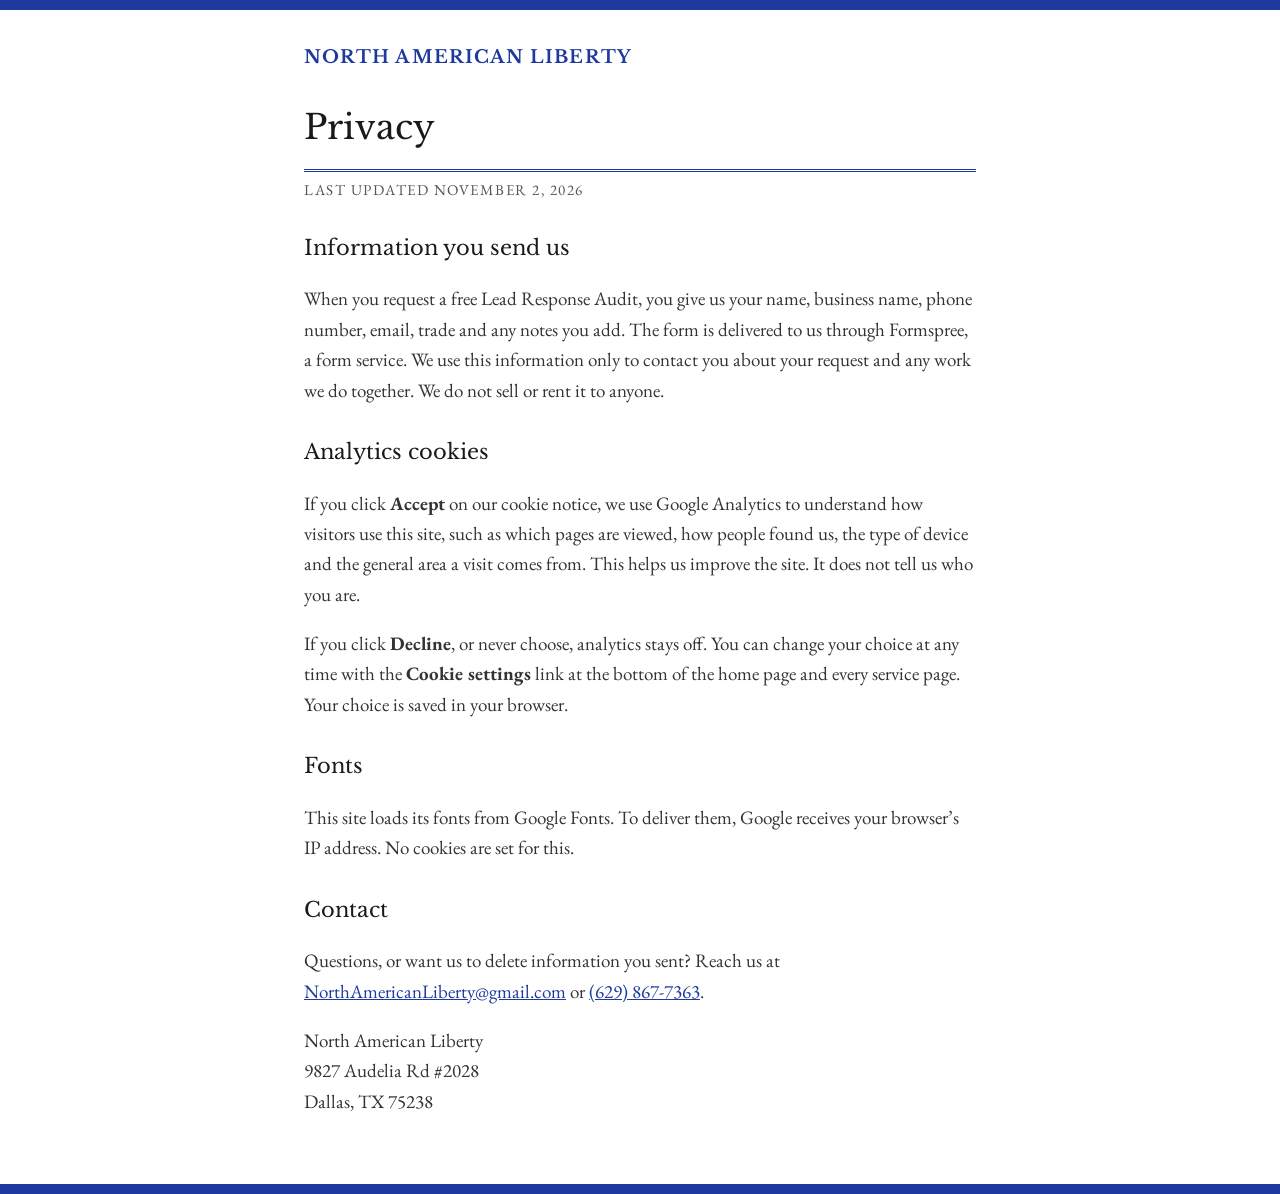
<file: privacy.html>
<!doctype html>
<html lang="en">
<head>
<meta charset="utf-8">
<meta name="viewport" content="width=device-width, initial-scale=1">
<title>Privacy | North American Liberty</title>
<meta name="description" content="How North American Liberty handles information from website visitors and review requests.">
<link rel="canonical" href="https://northamericanliberty.com/privacy.html">
<link rel="icon" href="/favicon.svg" type="image/svg+xml">
<link rel="preconnect" href="https://fonts.googleapis.com">
<link rel="preconnect" href="https://fonts.gstatic.com" crossorigin>
<link href="https://fonts.googleapis.com/css2?family=Libre+Baskerville:wght@400;700&family=EB+Garamond:wght@400;500&display=swap" rel="stylesheet">
<style>
:root{--blue:#1E3A9E;--blue-dark:#142A75;--ink:#1A1A1A;--body:#333333;--rule:#C9D2EE}
*{box-sizing:border-box}
body{margin:0;background:#FFFFFF;color:var(--ink);font-family:'EB Garamond',Georgia,serif;font-size:19px;line-height:1.6}
a{color:var(--blue)}a:hover{color:var(--blue-dark)}
.bar{height:10px;background:var(--blue)}
.wrap{max-width:720px;margin:0 auto;padding:32px 24px 48px}
.brand{font-family:'Libre Baskerville',Georgia,serif;font-weight:700;letter-spacing:.06em;text-transform:uppercase;color:var(--blue);text-decoration:none;font-size:18px}
h1{font-family:'Libre Baskerville',Georgia,serif;font-weight:400;font-size:clamp(26px,5vw,34px);margin:28px 0 6px;padding-bottom:14px;border-bottom:3px double var(--blue)}
h2{font-family:'Libre Baskerville',Georgia,serif;font-weight:400;font-size:21px;margin:30px 0 8px}
p,li{color:var(--body)}
.updated{font-size:15px;letter-spacing:.1em;text-transform:uppercase;color:#555}
</style>
</head>
<body>
<div class="bar"></div>
<div class="wrap">
<a class="brand" href="/">North American Liberty</a>
<h1>Privacy</h1>
<div class="updated">Last updated November 2, 2026</div>

<h2>Information you send us</h2>
<p>When you request a free Lead Response Audit, you give us your name, business name, phone number, email, trade and any notes you add. The form is delivered to us through Formspree, a form service. We use this information only to contact you about your request and any work we do together. We do not sell or rent it to anyone.</p>

<h2>Analytics cookies</h2>
<p>If you click <b>Accept</b> on our cookie notice, we use Google Analytics to understand how visitors use this site, such as which pages are viewed, how people found us, the type of device and the general area a visit comes from. This helps us improve the site. It does not tell us who you are.</p>
<p>If you click <b>Decline</b>, or never choose, analytics stays off. You can change your choice at any time with the <b>Cookie settings</b> link at the bottom of the home page and every service page. Your choice is saved in your browser.</p>

<h2>Fonts</h2>
<p>This site loads its fonts from Google Fonts. To deliver them, Google receives your browser&rsquo;s IP address. No cookies are set for this.</p>

<h2>Contact</h2>
<p>Questions, or want us to delete information you sent? Reach us at <a href="mailto:NorthAmericanLiberty@gmail.com">NorthAmericanLiberty@gmail.com</a> or <a href="tel:6298677363">(629) 867-7363</a>.</p>
<p>North American Liberty<br>9827 Audelia Rd #2028<br>Dallas, TX 75238</p>
</div>
<div class="bar"></div>
</body>
</html>
</file>
<file: assets/site.css>
:root{--blue:#1E3A9E;--blue-dark:#142A75;--ink:#1A1A1A;--body:#333333;--rule:#C9D2EE;--tint:#F4F6FC;--field:#8E9BC4}
*{box-sizing:border-box}
html{scroll-behavior:smooth}
body{margin:0;background:#FFFFFF;color:var(--ink);font-family:'EB Garamond',Georgia,serif;font-size:19px;line-height:1.55}
a{color:var(--blue)}a:hover{color:var(--blue-dark)}
img{max-width:100%}
.wrap{max-width:880px;margin:0 auto;padding:0 24px}
.bar{height:10px;background:var(--blue)}
.serif{font-family:'Libre Baskerville',Georgia,serif}
.eyebrow{font-family:'Libre Baskerville',Georgia,serif;font-size:13px;letter-spacing:.2em;text-transform:uppercase;color:var(--blue)}
.center{text-align:center}
.skip{position:absolute;left:-9999px}.skip:focus{left:12px;top:12px;background:#FFF;padding:8px 12px;z-index:100}

header{text-align:center;padding-top:28px}
.seal{display:block;margin:0 auto 10px}
.brand{font-family:'Libre Baskerville',Georgia,serif;font-weight:700;font-size:clamp(22px,5vw,32px);letter-spacing:.06em;text-transform:uppercase;color:var(--blue);margin:0;line-height:1.2;text-decoration:none;display:inline-block}
.sub{font-size:15px;letter-spacing:.2em;text-transform:uppercase;color:#3A3A3A;margin-top:8px}
nav{margin-top:18px;border-top:3px double var(--blue);border-bottom:1px solid var(--blue);display:flex;justify-content:center;flex-wrap:wrap;gap:0 24px}
nav a{min-height:46px;display:flex;align-items:center;text-decoration:none;font-size:15px;letter-spacing:.08em;text-transform:uppercase}
nav a[aria-current=page]{text-decoration:underline;text-underline-offset:6px}
nav a.nav-cta{font-weight:600}

.hero{text-align:center;padding:44px 0 48px}
.hero h1{font-family:'Libre Baskerville',Georgia,serif;font-weight:400;font-size:clamp(30px,6vw,48px);line-height:1.2;margin:10px auto 0;max-width:740px;color:#111}
.hero.page h1{font-size:clamp(26px,5vw,40px)}
.short-rule{width:60px;border-top:2px solid var(--blue);margin:22px auto}
.hero p.lede{font-style:italic;font-size:clamp(18px,2.4vw,21px);color:var(--body);max-width:640px;margin:0 auto}
.hero .actions{margin-top:26px;display:flex;gap:12px;justify-content:center;flex-wrap:wrap}
.proof{display:flex;justify-content:center;flex-wrap:wrap;gap:6px 22px;margin-top:26px;font-size:16px;color:#444}
.proof span::before{content:"\2605";color:var(--blue);margin-right:7px;font-size:13px}

.btn{display:inline-flex;align-items:center;justify-content:center;min-height:50px;padding:0 26px;background:var(--blue);color:#FFF;text-decoration:none;font-family:'Libre Baskerville',Georgia,serif;font-size:14px;letter-spacing:.1em;text-transform:uppercase;border:1px solid var(--blue);border-radius:0;cursor:pointer;text-align:center}
.btn:hover{background:var(--blue-dark);color:#FFF}
.btn.outline{background:#FFF;color:var(--blue)}
.btn.outline:hover{background:var(--tint);color:var(--blue-dark)}

.band{background:var(--blue);color:#FFF;padding:40px 0}
.band .eyebrow{color:#D9E1F7;text-align:center;margin-bottom:10px}
.band h2{color:#FFF;text-align:center;margin-top:0}
.band-grid{display:grid;grid-template-columns:repeat(3,minmax(0,1fr));gap:28px}
.band h3{font-family:'Libre Baskerville',Georgia,serif;font-size:18px;margin:0 0 6px}
.band p{margin:0;color:#E9EEFB}
.band .note{text-align:center;max-width:680px;margin:26px auto 0;font-style:italic;color:#E9EEFB;font-size:17px}

section{padding:52px 0 0}
h2{font-family:'Libre Baskerville',Georgia,serif;font-weight:400;font-size:clamp(23px,3.4vw,30px);line-height:1.3;margin:6px 0 20px}
h3{font-family:'Libre Baskerville',Georgia,serif}
.intro{font-style:italic;color:var(--body);text-align:center;max-width:660px;margin:-6px auto 26px}
.prose p,.prose li{color:var(--body)}
.prose h2{margin-top:36px}
.prose h3{font-size:19px;margin:26px 0 6px;color:#111}

.steps{display:grid;grid-template-columns:repeat(3,minmax(0,1fr));gap:28px;margin-top:10px}
.step{display:flex;gap:14px}
.num{flex:none;width:40px;font-family:'Libre Baskerville',Georgia,serif;font-size:26px;color:var(--blue);text-align:center;line-height:1.1}
.step>div:last-child{border-left:1px solid var(--rule);padding-left:14px}
.step h3{font-size:17px;margin:0 0 4px}
.step p{margin:0;color:var(--body)}

.features{border-top:1px solid var(--blue);display:grid;grid-template-columns:repeat(2,minmax(0,1fr));gap:0 32px}
.feat{padding:16px 0;border-bottom:1px solid var(--rule)}
.feat h3{font-size:18px;margin:0 0 4px;color:#111}
.feat p{margin:0;color:var(--body)}

.prices{display:grid;grid-template-columns:repeat(3,minmax(0,1fr));gap:18px}
.price-card{border:1px solid var(--blue);padding:24px 20px;display:flex;flex-direction:column;background:#FFF}
.price-card.featured{outline:1px solid var(--blue);outline-offset:4px;background:var(--tint)}
.price-card h3{font-size:18px;margin:0 0 10px;color:#111}
.price-card .amt{font-family:'Libre Baskerville',Georgia,serif;font-size:26px;color:var(--blue);line-height:1.2}
.price-card .amt small{font-size:15px;color:#444}
.price-card .plus{font-size:16px;color:#444;margin-top:4px}
.price-card ul{padding-left:20px;margin:14px 0 18px;color:var(--body);font-size:17px}
.price-card .btn{margin-top:auto}
.founding{text-align:center;background:var(--tint);border-top:3px double var(--blue);padding:22px;margin-top:22px}
.founding p{margin:6px auto;max-width:640px;color:var(--body)}
.founding b{color:var(--blue)}
.fine{font-size:16px;color:#555;text-align:center;margin-top:14px}

.ai{background:var(--tint);border-top:3px double var(--blue);border-bottom:1px solid var(--blue);padding:32px 28px}
.ai-grid{display:grid;grid-template-columns:repeat(2,minmax(0,1fr));gap:0 32px}
.ai-item{padding:14px 0;border-top:1px solid var(--rule)}
.ai-item h3{font-size:17px;margin:0 0 4px;color:#111}
.ai-item p{margin:0;color:var(--body)}

.cards{display:grid;grid-template-columns:repeat(auto-fit,minmax(240px,1fr));gap:14px}
.card{display:block;border:1px solid var(--rule);padding:18px 18px 16px;text-decoration:none;color:inherit;background:#FFF}
.card:hover{border-color:var(--blue);background:var(--tint)}
.card h3{font-size:17px;margin:0 0 4px;color:var(--blue)}
.card p{margin:0;color:var(--body);font-size:17px}

.sample{border-left:3px solid var(--blue);background:var(--tint);padding:14px 18px;margin:14px 0;font-size:18px}
.sample .who{font-size:13px;letter-spacing:.14em;text-transform:uppercase;color:var(--blue);display:block;margin-bottom:4px;font-family:'Libre Baskerville',Georgia,serif}

.founder{border:1px solid var(--blue);outline:1px solid var(--blue);outline-offset:5px;padding:26px 24px;margin:6px 5px 0}
.founder p{margin:12px 0;color:#222}
.sig{font-family:'Libre Baskerville',Georgia,serif;font-style:italic}
.title{font-size:15px;letter-spacing:.12em;text-transform:uppercase;color:#555}

.faq details{border-bottom:1px solid var(--rule);padding:14px 0}
.faq summary{cursor:pointer;font-family:'Libre Baskerville',Georgia,serif;font-size:17px;color:#111;list-style-position:outside}
.faq details p{margin:10px 0 0;color:var(--body)}

.contact{background:var(--tint);border-top:4px solid var(--blue);padding:32px 28px;margin-top:8px}
.contact p.lead{font-style:italic;color:var(--body);text-align:center;max-width:580px;margin:0 auto 22px}
.fields{display:grid;grid-template-columns:repeat(2,minmax(0,1fr));gap:16px}
.field{display:flex;flex-direction:column;gap:6px}
.field.full{grid-column:1/-1}
label,.legend{font-size:15px;letter-spacing:.1em;text-transform:uppercase;color:var(--body)}
input[type=text],input[type=tel],input[type=email],select,textarea{min-height:48px;padding:10px 12px;border:1px solid var(--field);border-radius:0;font:inherit;font-size:18px;color:var(--ink);background:#FFF}
textarea{resize:vertical}
input:focus,textarea:focus,select:focus{outline:2px solid var(--blue);outline-offset:1px}
fieldset{border:none;margin:0;padding:0;grid-column:1/-1}
.choices{display:grid;grid-template-columns:repeat(auto-fit,minmax(170px,1fr));gap:8px;margin-top:8px}
.choice{position:relative}
.choice input{position:absolute;opacity:0;inset:0;width:100%;height:100%;margin:0;cursor:pointer}
.choice span{display:flex;align-items:center;justify-content:center;min-height:46px;padding:0 10px;border:1px solid var(--field);background:#FFF;font-size:17px;text-align:center}
.choice input:checked+span{background:var(--blue);border-color:var(--blue);color:#FFF}
.choice input:focus-visible+span{outline:2px solid var(--blue);outline-offset:2px}
.submit{grid-column:1/-1;width:100%;margin-top:6px}
.hp{position:absolute;left:-9999px}
.form-thanks h3{color:var(--blue);font-weight:400;font-size:24px;margin:0 0 10px}
.form-error{text-align:center;color:#A3261F;margin:14px 0 0}

.crumbs{font-size:15px;color:#555;margin-top:18px}
.crumbs a{color:#555}

footer{text-align:center;padding:48px 0 30px}
footer .rule{border-top:3px double var(--blue);margin-bottom:20px}
footer .name{font-family:'Libre Baskerville',Georgia,serif;font-weight:700;letter-spacing:.08em;text-transform:uppercase;color:var(--blue)}
footer .area{font-style:italic;color:#444;margin:4px 0 8px}
footer a{display:inline-block;padding:4px 0}
footer .links{font-size:16px;margin-top:10px}
footer .links a{margin:0 8px}
footer .small{font-size:15px;color:#555;margin-top:12px}
.linkbtn{background:none;border:none;padding:4px 0;font:inherit;font-size:15px;color:var(--blue);text-decoration:underline;cursor:pointer}

.consent{position:fixed;left:0;right:0;bottom:0;z-index:60;background:#FFF;border-top:2px solid var(--blue);box-shadow:0 -4px 14px rgba(20,42,117,.12);padding:10px 0 calc(10px + env(safe-area-inset-bottom,0px))}
.consent .wrap{display:flex;align-items:center;gap:14px;flex-wrap:wrap}
.consent p{margin:0;flex:1 1 300px;font-size:15px;line-height:1.4;color:var(--body)}
.consent .btns{display:flex;gap:8px;flex:0 0 auto}
.consent .btn{min-height:40px;padding:0 16px;font-size:12px}

.mobilebar{display:none}
@media (max-width:640px){
  body{padding-bottom:64px}
  .mobilebar{display:grid;grid-template-columns:1fr 1fr 1.4fr;position:fixed;left:0;right:0;bottom:0;z-index:50;background:#FFF;border-top:2px solid var(--blue);padding-bottom:env(safe-area-inset-bottom,0px)}
  .mobilebar a{display:flex;align-items:center;justify-content:center;min-height:56px;text-decoration:none;font-family:'Libre Baskerville',Georgia,serif;font-size:13px;letter-spacing:.1em;text-transform:uppercase;color:var(--blue);border-right:1px solid var(--rule)}
  .mobilebar a:last-child{background:var(--blue);color:#FFF;border-right:none}
  .band-grid,.steps,.fields,.features,.prices,.ai-grid{grid-template-columns:1fr}
  .band-grid{gap:22px}
  nav{gap:0 14px}
  nav a{font-size:13px;min-height:42px}
  .contact,.ai{padding:26px 18px}
  .consent .btns{width:100%}
  .consent .btn{flex:1}
}
</file>
